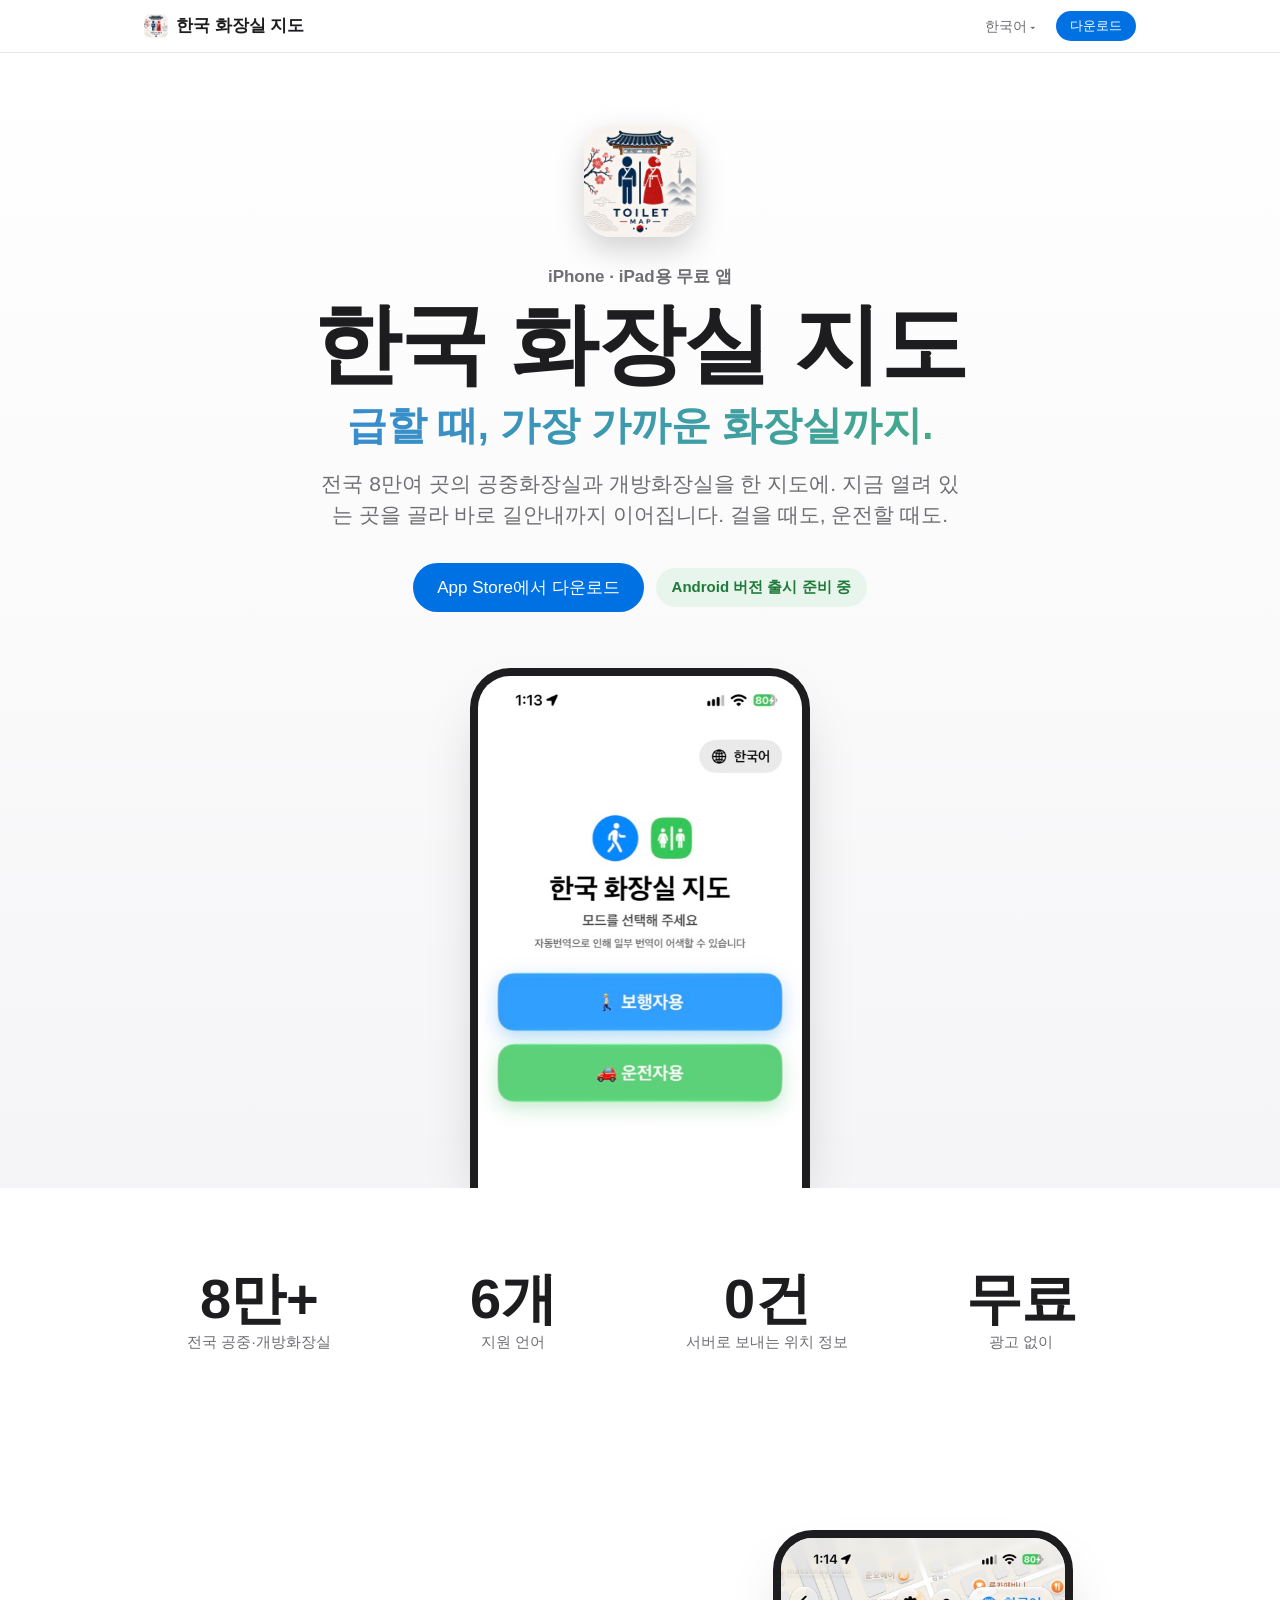
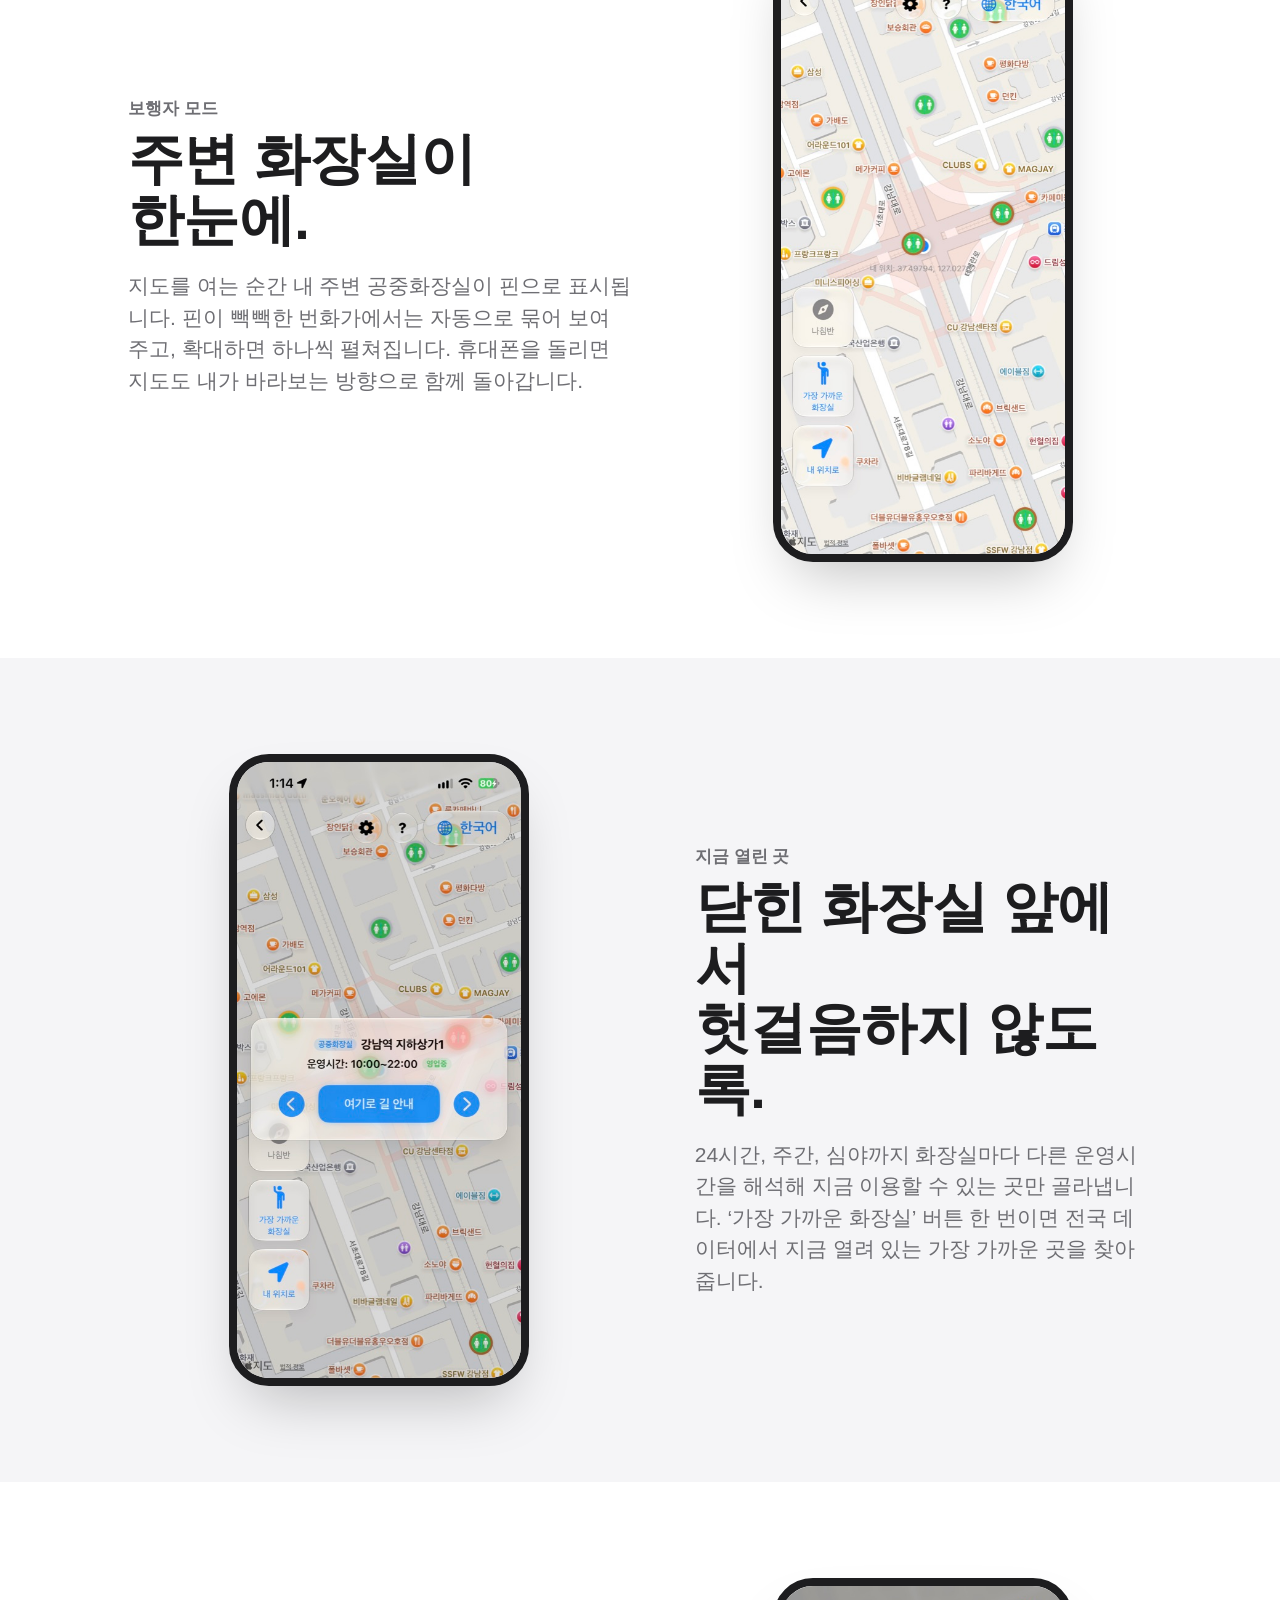
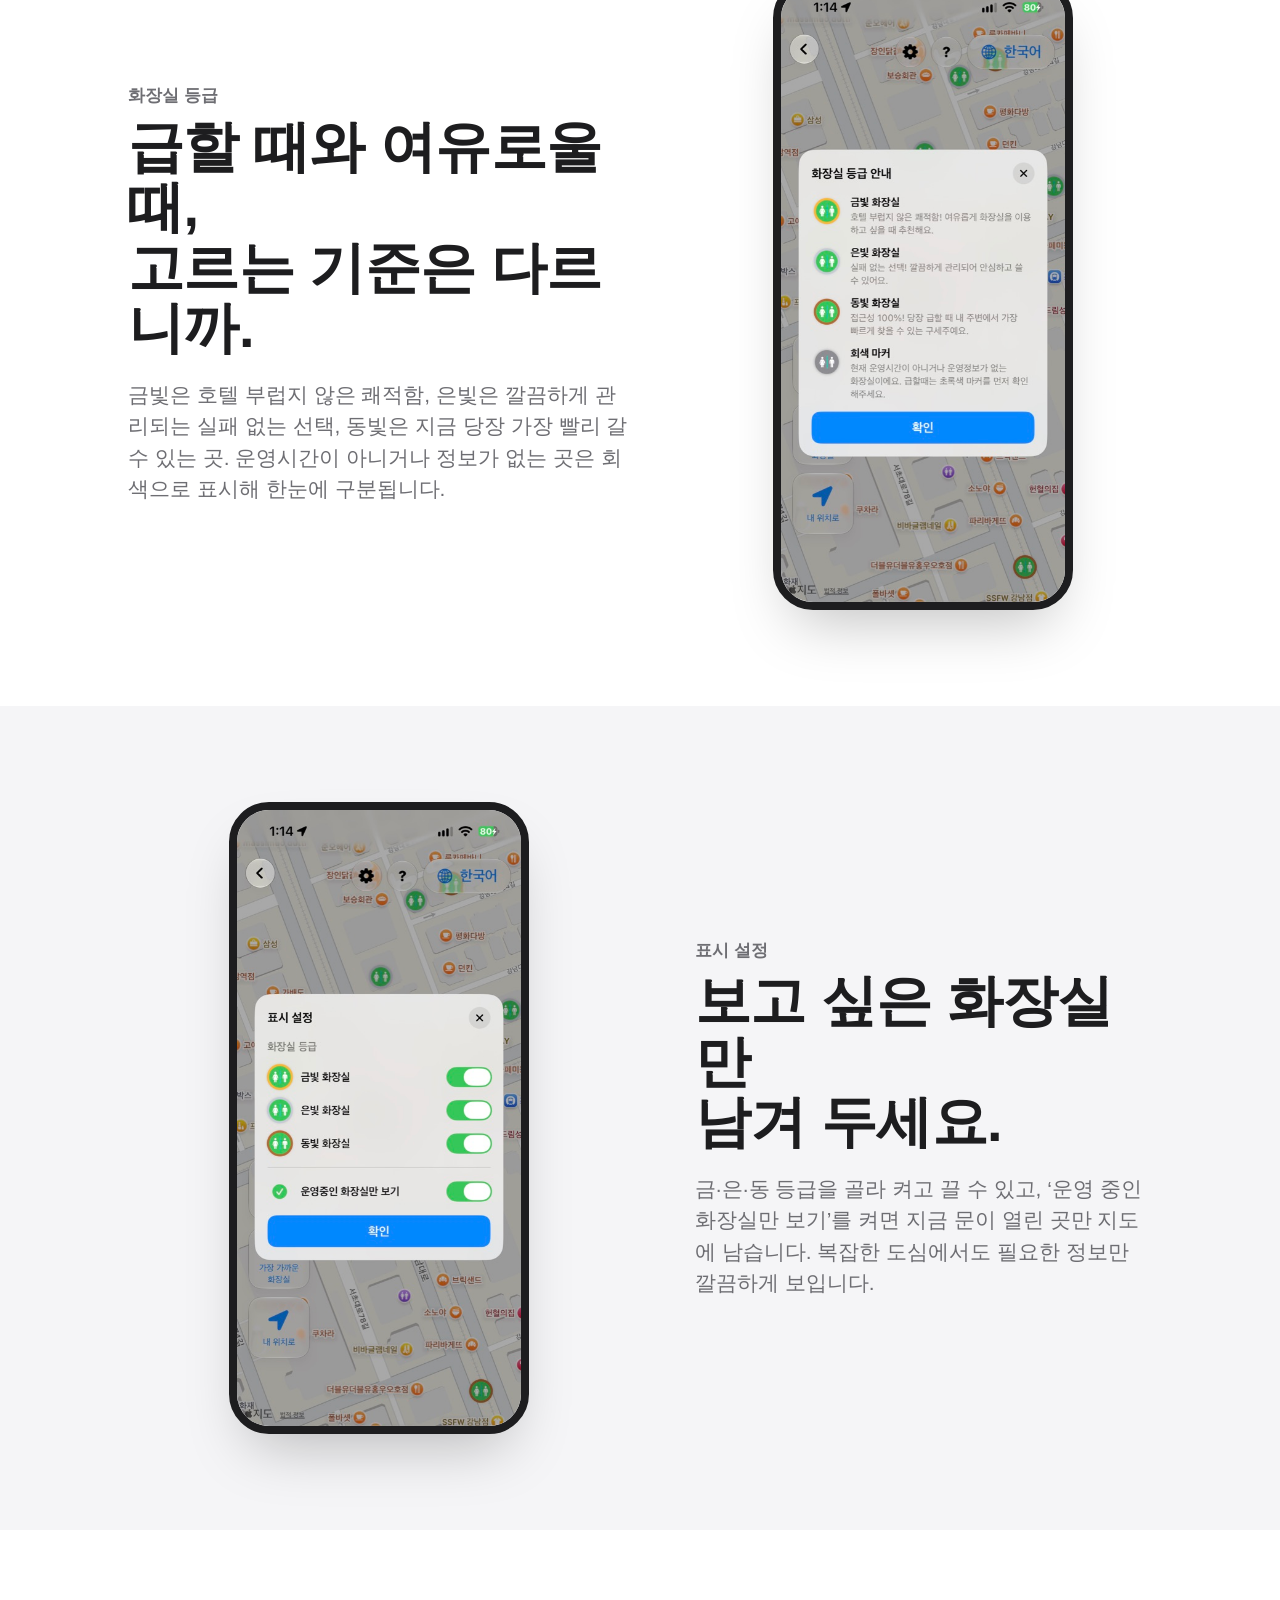
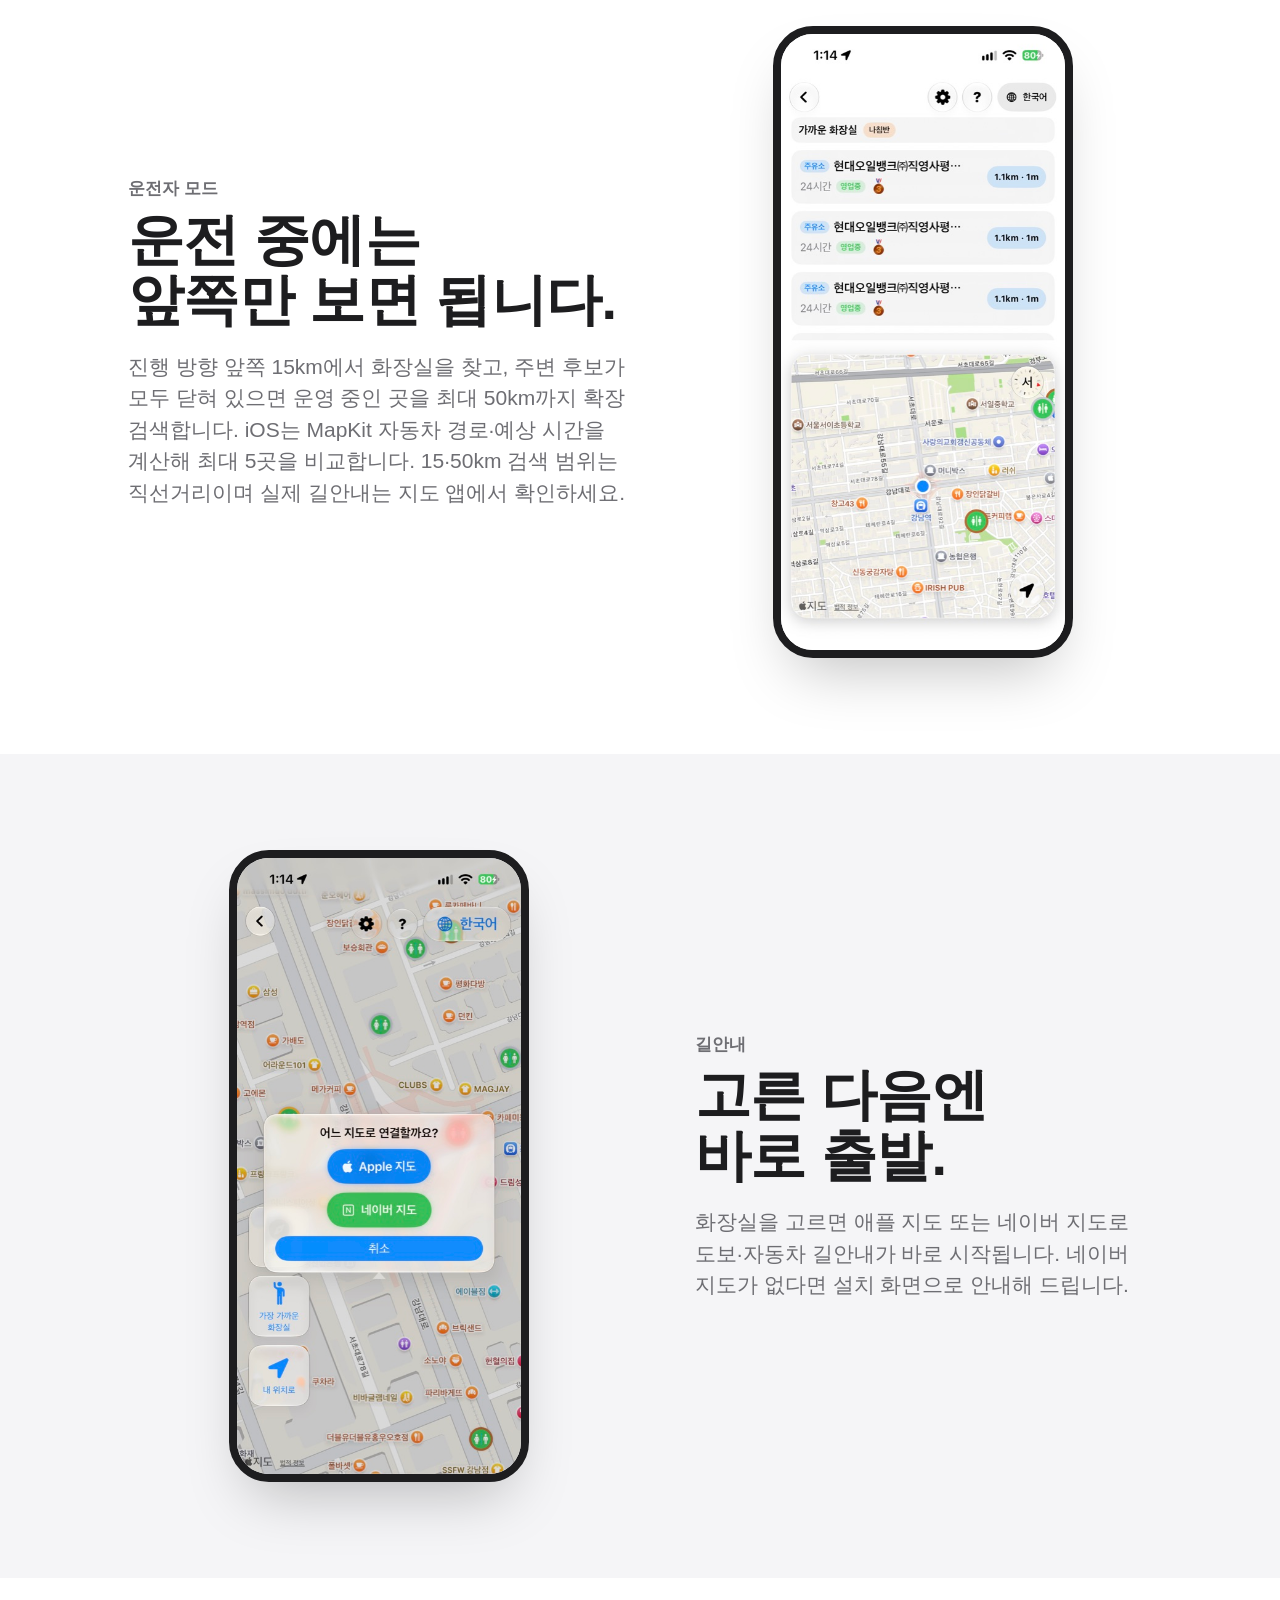
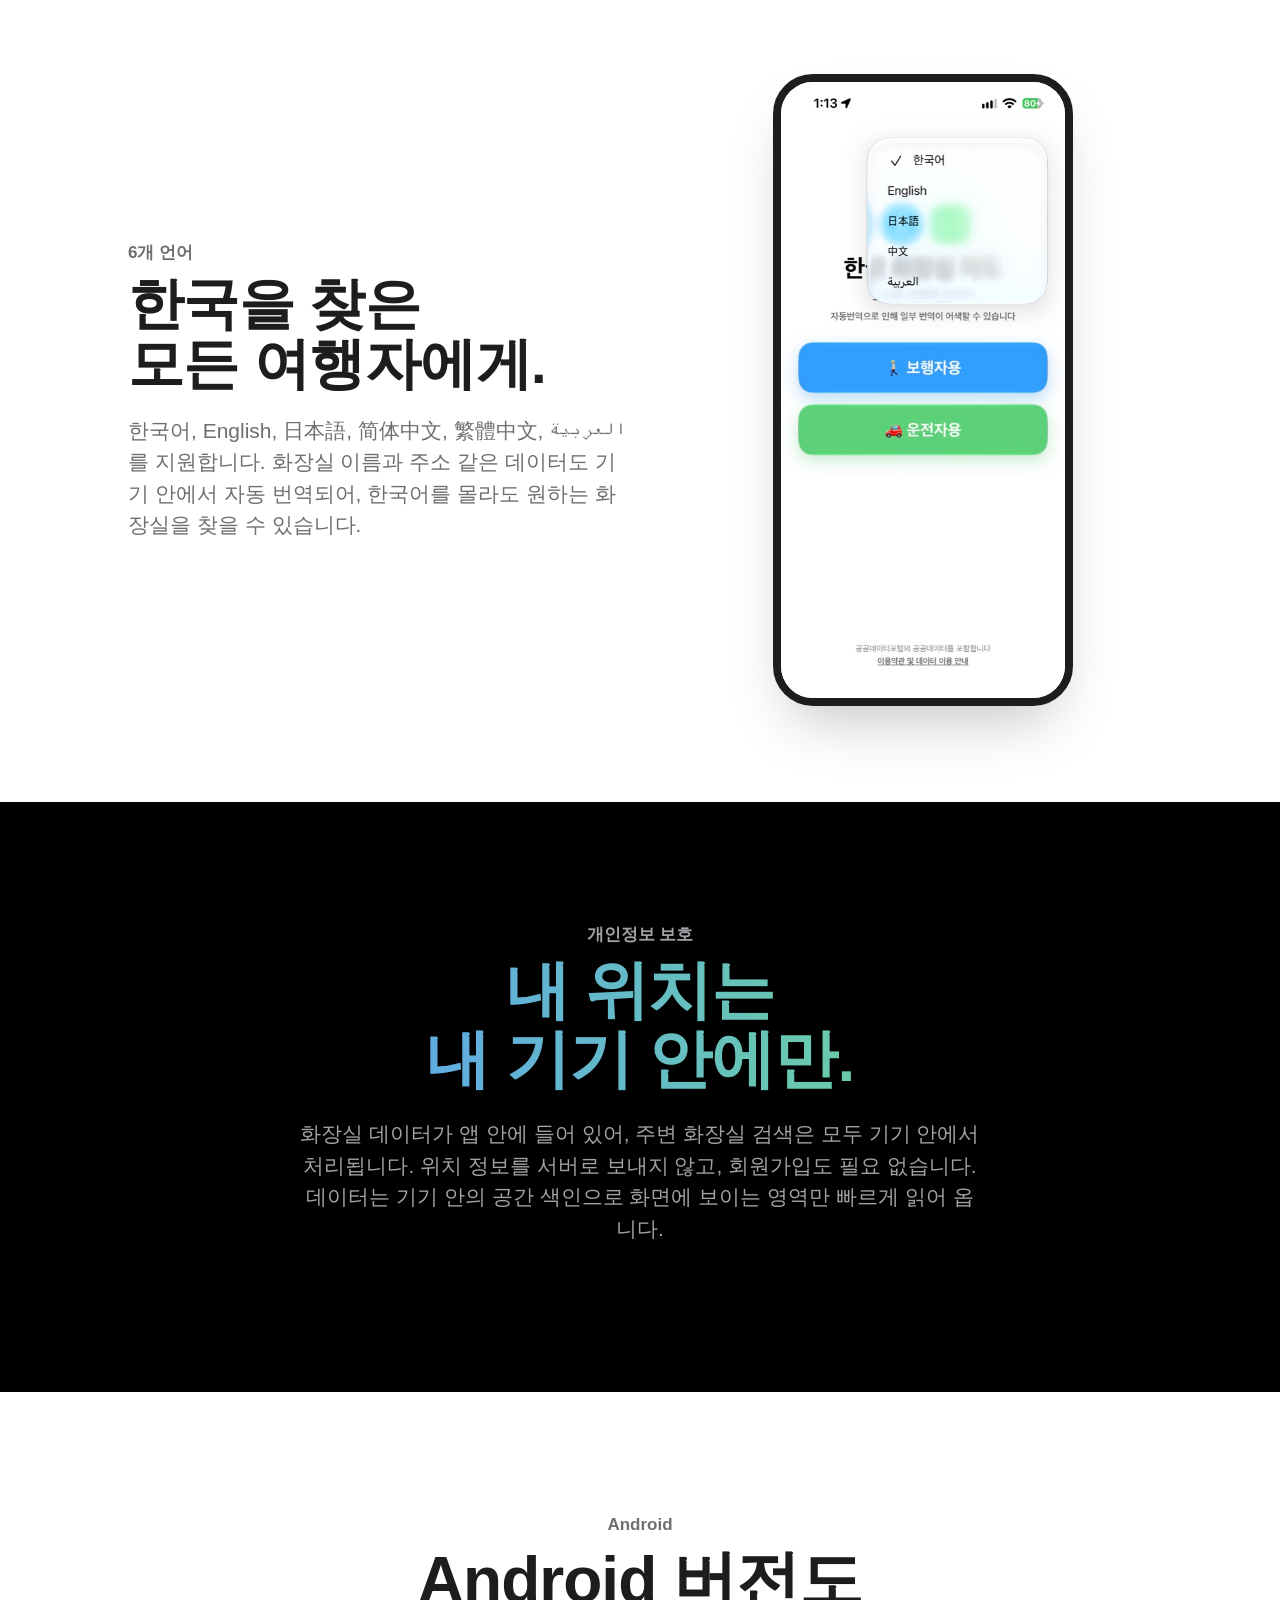
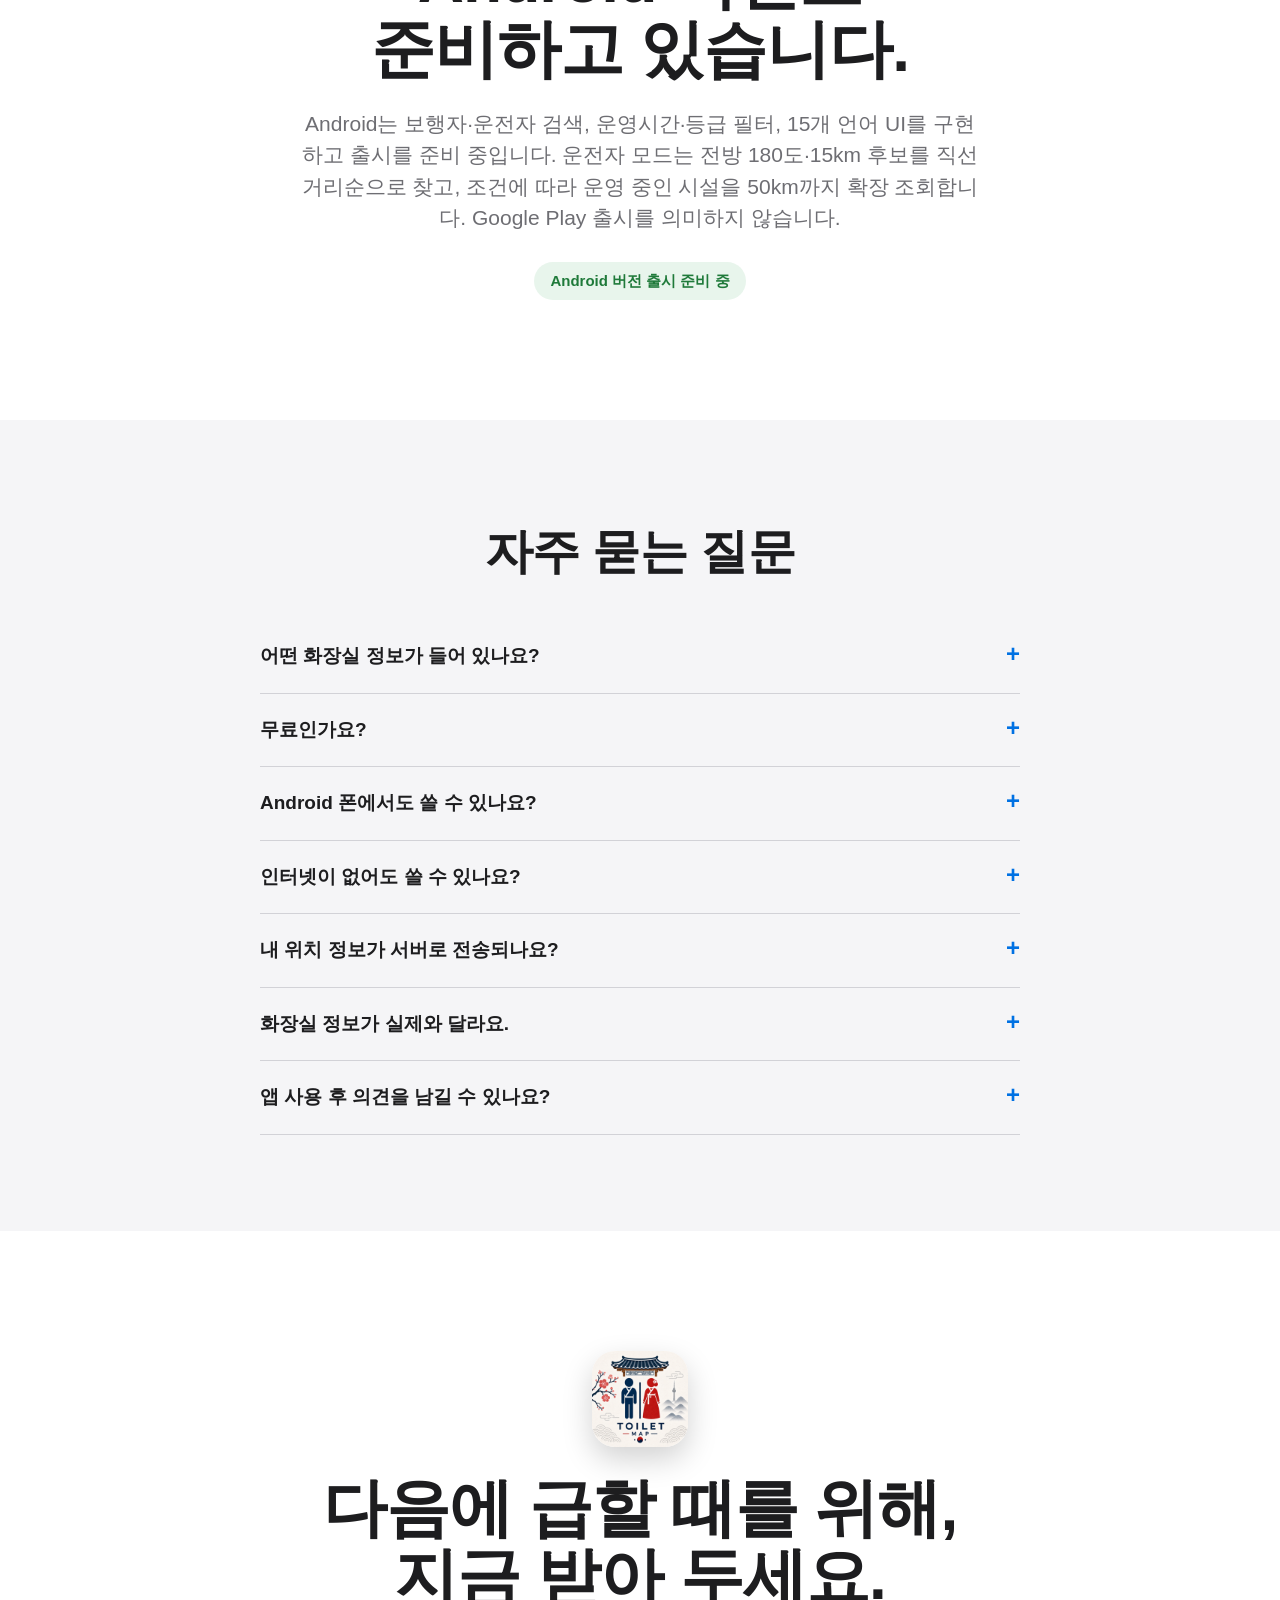
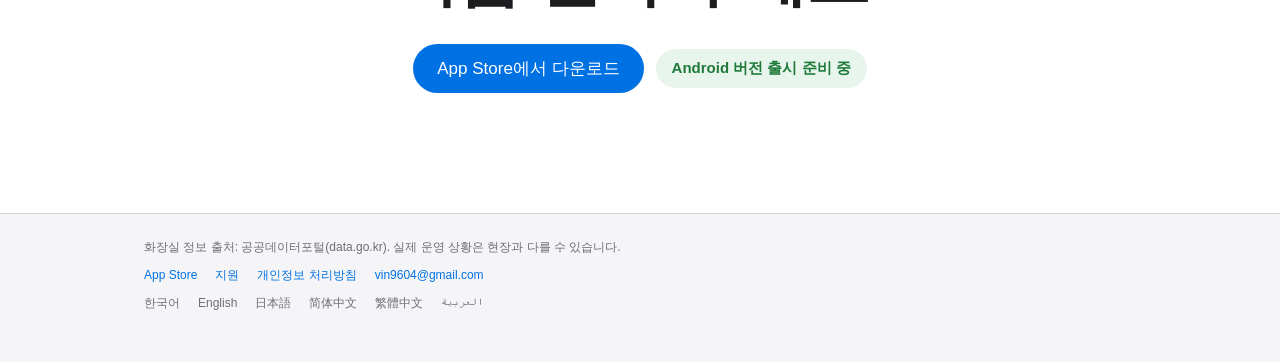
<file: index.html>
<!doctype html>
<html lang="ko" dir="ltr">
<head>
  <meta charset="utf-8">
  <meta name="viewport" content="width=device-width, initial-scale=1">
  <title>한국 화장실 지도 – 가까운 공중화장실 찾기 | 전국 개방화장실 지도 앱</title>
  <meta name="description" content="급할 때 내 주변 가장 가까운 공중화장실을 바로 찾아 주는 iPhone 앱. 전국 8만여 곳의 공중·개방화장실 위치와 운영시간, 지금 열려 있는지까지 지도에서 확인하고 애플 지도·네이버 지도로 길안내를 받으세요. Android 버전 출시 준비 중.">
  <meta name="google-site-verification" content="oETRYkwIcoDuoWhxBOWADZcUn26wSy2GxtWTHTejkbM">
  <meta name="apple-itunes-app" content="app-id=6810489980">
  <meta name="theme-color" content="#ffffff">
  <link rel="canonical" href="https://fortranmentis.github.io/Korea-Toilet-Map/">
  <link rel="alternate" hreflang="ko" href="https://fortranmentis.github.io/Korea-Toilet-Map/">
  <link rel="alternate" hreflang="en" href="https://fortranmentis.github.io/Korea-Toilet-Map/en/">
  <link rel="alternate" hreflang="ja" href="https://fortranmentis.github.io/Korea-Toilet-Map/ja/">
  <link rel="alternate" hreflang="zh-Hans" href="https://fortranmentis.github.io/Korea-Toilet-Map/zh-hans/">
  <link rel="alternate" hreflang="zh-Hant" href="https://fortranmentis.github.io/Korea-Toilet-Map/zh-hant/">
  <link rel="alternate" hreflang="ar" href="https://fortranmentis.github.io/Korea-Toilet-Map/ar/">
  <link rel="alternate" hreflang="x-default" href="https://fortranmentis.github.io/Korea-Toilet-Map/en/">
  <meta property="og:type" content="website">
  <meta property="og:title" content="한국 화장실 지도 – 가까운 공중화장실 찾기 | 전국 개방화장실 지도 앱">
  <meta property="og:description" content="급할 때 내 주변 가장 가까운 공중화장실을 바로 찾아 주는 iPhone 앱. 전국 8만여 곳의 공중·개방화장실 위치와 운영시간, 지금 열려 있는지까지 지도에서 확인하고 애플 지도·네이버 지도로 길안내를 받으세요. Android 버전 출시 준비 중.">
  <meta property="og:url" content="https://fortranmentis.github.io/Korea-Toilet-Map/">
  <meta property="og:image" content="https://fortranmentis.github.io/Korea-Toilet-Map/assets/icon-256.png">
  <meta name="twitter:card" content="summary">
  <link rel="icon" href="assets/favicon.png">
  <link rel="apple-touch-icon" href="assets/apple-touch-icon.png">
  <link rel="stylesheet" href="landing.css?v=11448fb6">
  <script type="application/ld+json">{"@context": "https://schema.org", "@type": "MobileApplication", "name": "한국 화장실 지도", "alternateName": ["Korea Toilet Map", "helppoopy"], "description": "급할 때 내 주변 가장 가까운 공중화장실을 바로 찾아 주는 iPhone 앱. 전국 8만여 곳의 공중·개방화장실 위치와 운영시간, 지금 열려 있는지까지 지도에서 확인하고 애플 지도·네이버 지도로 길안내를 받으세요. Android 버전 출시 준비 중.", "operatingSystem": "iOS 26.0+", "applicationCategory": "TravelApplication", "inLanguage": ["ko", "en", "ja", "zh-Hans", "zh-Hant", "ar"], "url": "https://fortranmentis.github.io/Korea-Toilet-Map/", "downloadUrl": "https://apps.apple.com/app/id6810489980", "image": "https://fortranmentis.github.io/Korea-Toilet-Map/assets/icon-256.png", "screenshot": ["https://fortranmentis.github.io/Korea-Toilet-Map/assets/screen-7577.jpg", "https://fortranmentis.github.io/Korea-Toilet-Map/assets/screen-7580.jpg", "https://fortranmentis.github.io/Korea-Toilet-Map/assets/screen-7583.jpg", "https://fortranmentis.github.io/Korea-Toilet-Map/assets/screen-7582.jpg", "https://fortranmentis.github.io/Korea-Toilet-Map/assets/screen-7581.jpg", "https://fortranmentis.github.io/Korea-Toilet-Map/assets/screen-7585.jpg", "https://fortranmentis.github.io/Korea-Toilet-Map/assets/screen-7584.jpg", "https://fortranmentis.github.io/Korea-Toilet-Map/assets/screen-7578.jpg"], "offers": {"@type": "Offer", "price": "0", "priceCurrency": "KRW"}}</script>
</head>
<body>
  <header class="globalnav">
    <div class="globalnav-inner">
      <a class="brand" href="./"><img src="assets/favicon.png" alt="" width="24" height="24">한국 화장실 지도</a>
      <div class="globalnav-actions">
        <details class="langmenu">
          <summary aria-label="언어">한국어</summary>
          <nav aria-label="언어">
          <a href="./" hreflang="ko" lang="ko" aria-current="page">한국어</a>
          <a href="en/" hreflang="en" lang="en">English</a>
          <a href="ja/" hreflang="ja" lang="ja">日本語</a>
          <a href="zh-hans/" hreflang="zh-Hans" lang="zh-Hans">简体中文</a>
          <a href="zh-hant/" hreflang="zh-Hant" lang="zh-Hant">繁體中文</a>
          <a href="ar/" hreflang="ar" lang="ar">العربية</a>
          </nav>
        </details>
        <a class="button small" href="https://apps.apple.com/app/id6810489980">다운로드</a>
      </div>
    </div>
  </header>

  <main>
    <section class="hero">
      <img class="app-icon" src="assets/icon-256.png" alt="" width="112" height="112">
      <p class="eyebrow">iPhone · iPad용 무료 앱</p>
      <h1>한국 화장실 지도</h1>
      <p class="tagline">급할 때, 가장 가까운 화장실까지.</p>
      <p class="lead">전국 8만여 곳의 공중화장실과 개방화장실을 한 지도에. 지금 열려 있는 곳을 골라 바로 길안내까지 이어집니다. 걸을 때도, 운전할 때도.</p>
      <div class="cta-row">
        <a class="button" href="https://apps.apple.com/app/id6810489980">App Store에서 다운로드</a>
        <span class="badge">Android 버전 출시 준비 중</span>
      </div>
      <img class="phone hero-phone" src="assets/screen-7577.jpg" alt="한국 화장실 지도 앱의 모드 선택 화면" width="461" height="1000">
    </section>

    <section class="stats">
      <div class="stat"><strong>8만+</strong><span>전국 공중·개방화장실</span></div>
      <div class="stat"><strong>6개</strong><span>지원 언어</span></div>
      <div class="stat"><strong>0건</strong><span>서버로 보내는 위치 정보</span></div>
      <div class="stat"><strong>무료</strong><span>광고 없이</span></div>
    </section>

    <section class="feature">
      <div class="feature-inner">
        <div class="feature-copy">
          <p class="eyebrow">보행자 모드</p>
          <h2>주변 화장실이<br>한눈에.</h2>
          <p>지도를 여는 순간 내 주변 공중화장실이 핀으로 표시됩니다. 핀이 빽빽한 번화가에서는 자동으로 묶어 보여 주고, 확대하면 하나씩 펼쳐집니다. 휴대폰을 돌리면 지도도 내가 바라보는 방향으로 함께 돌아갑니다.</p>
        </div>
        <img class="phone" src="assets/screen-7580.jpg" alt="서울 강남역 주변 공중화장실 지도" width="461" height="1000" loading="lazy">
      </div>
    </section>
    <section class="feature alt">
      <div class="feature-inner">
        <div class="feature-copy">
          <p class="eyebrow">지금 열린 곳</p>
          <h2>닫힌 화장실 앞에서<br>헛걸음하지 않도록.</h2>
          <p>24시간, 주간, 심야까지 화장실마다 다른 운영시간을 해석해 지금 이용할 수 있는 곳만 골라냅니다. ‘가장 가까운 화장실’ 버튼 한 번이면 전국 데이터에서 지금 열려 있는 가장 가까운 곳을 찾아 줍니다.</p>
        </div>
        <img class="phone" src="assets/screen-7583.jpg" alt="강남역 지하상가 화장실 운영시간과 길안내 버튼" width="461" height="1000" loading="lazy">
      </div>
    </section>
    <section class="feature">
      <div class="feature-inner">
        <div class="feature-copy">
          <p class="eyebrow">화장실 등급</p>
          <h2>급할 때와 여유로울 때,<br>고르는 기준은 다르니까.</h2>
          <p>금빛은 호텔 부럽지 않은 쾌적함, 은빛은 깔끔하게 관리되는 실패 없는 선택, 동빛은 지금 당장 가장 빨리 갈 수 있는 곳. 운영시간이 아니거나 정보가 없는 곳은 회색으로 표시해 한눈에 구분됩니다.</p>
        </div>
        <img class="phone" src="assets/screen-7582.jpg" alt="금빛·은빛·동빛 화장실 등급 안내" width="461" height="1000" loading="lazy">
      </div>
    </section>
    <section class="feature alt">
      <div class="feature-inner">
        <div class="feature-copy">
          <p class="eyebrow">표시 설정</p>
          <h2>보고 싶은 화장실만<br>남겨 두세요.</h2>
          <p>금·은·동 등급을 골라 켜고 끌 수 있고, ‘운영 중인 화장실만 보기’를 켜면 지금 문이 열린 곳만 지도에 남습니다. 복잡한 도심에서도 필요한 정보만 깔끔하게 보입니다.</p>
        </div>
        <img class="phone" src="assets/screen-7581.jpg" alt="화장실 등급과 운영 중 필터 설정" width="461" height="1000" loading="lazy">
      </div>
    </section>
    <section class="feature">
      <div class="feature-inner">
        <div class="feature-copy">
          <p class="eyebrow">운전자 모드</p>
          <h2>운전 중에는<br>앞쪽만 보면 됩니다.</h2>
          <p>진행 방향 앞쪽 15km에서 화장실을 찾고, 주변 후보가 모두 닫혀 있으면 운영 중인 곳을 최대 50km까지 확장 검색합니다. iOS는 MapKit 자동차 경로·예상 시간을 계산해 최대 5곳을 비교합니다. 15·50km 검색 범위는 직선거리이며 실제 길안내는 지도 앱에서 확인하세요.</p>
        </div>
        <img class="phone" src="assets/screen-7585.jpg" alt="운전자 모드의 전방 화장실 목록" width="461" height="1000" loading="lazy">
      </div>
    </section>
    <section class="feature alt">
      <div class="feature-inner">
        <div class="feature-copy">
          <p class="eyebrow">길안내</p>
          <h2>고른 다음엔<br>바로 출발.</h2>
          <p>화장실을 고르면 애플 지도 또는 네이버 지도로 도보·자동차 길안내가 바로 시작됩니다. 네이버 지도가 없다면 설치 화면으로 안내해 드립니다.</p>
        </div>
        <img class="phone" src="assets/screen-7584.jpg" alt="애플 지도와 네이버 지도 선택" width="461" height="1000" loading="lazy">
      </div>
    </section>
    <section class="feature">
      <div class="feature-inner">
        <div class="feature-copy">
          <p class="eyebrow">6개 언어</p>
          <h2>한국을 찾은<br>모든 여행자에게.</h2>
          <p>한국어, English, 日本語, 简体中文, 繁體中文, العربية를 지원합니다. 화장실 이름과 주소 같은 데이터도 기기 안에서 자동 번역되어, 한국어를 몰라도 원하는 화장실을 찾을 수 있습니다.</p>
        </div>
        <img class="phone" src="assets/screen-7578.jpg" alt="언어 선택 메뉴" width="461" height="1000" loading="lazy">
      </div>
    </section>

    <section class="statement dark">
      <p class="eyebrow">개인정보 보호</p>
      <h2>내 위치는<br>내 기기 안에만.</h2>
      <p>화장실 데이터가 앱 안에 들어 있어, 주변 화장실 검색은 모두 기기 안에서 처리됩니다. 위치 정보를 서버로 보내지 않고, 회원가입도 필요 없습니다. 데이터는 기기 안의 공간 색인으로 화면에 보이는 영역만 빠르게 읽어 옵니다.</p>
    </section>

    <section class="statement" id="android">
      <p class="eyebrow">Android</p>
      <h2>Android 버전도<br>준비하고 있습니다.</h2>
      <p>Android는 보행자·운전자 검색, 운영시간·등급 필터, 15개 언어 UI를 구현하고 출시를 준비 중입니다. 운전자 모드는 전방 180도·15km 후보를 직선거리순으로 찾고, 조건에 따라 운영 중인 시설을 50km까지 확장 조회합니다. Google Play 출시를 의미하지 않습니다.</p>
      <span class="badge">Android 버전 출시 준비 중</span>
    </section>

    <section class="faq">
      <div class="faq-inner">
        <h2>자주 묻는 질문</h2>
        <details><summary>어떤 화장실 정보가 들어 있나요?</summary><p>공공데이터포털에 공개된 전국 공중화장실·개방화장실 데이터를 바탕으로 위치, 운영시간, 시설 구분을 보여 줍니다. 지하철역, 공원, 관공서, 주유소, 상가 개방화장실 등이 포함됩니다.</p></details>
        <details><summary>무료인가요?</summary><p>네, App Store에서 무료로 내려받을 수 있고 광고도 없습니다.</p></details>
        <details><summary>Android 폰에서도 쓸 수 있나요?</summary><p>현재는 iPhone과 iPad용으로 제공되며, Android 버전은 출시 준비 중입니다.</p></details>
        <details><summary>인터넷이 없어도 쓸 수 있나요?</summary><p>화장실 데이터가 앱 안에 들어 있어 주변 화장실 검색은 기기 안에서 처리됩니다. 지도 타일과 길안내에는 인터넷이 필요합니다.</p></details>
        <details><summary>내 위치 정보가 서버로 전송되나요?</summary><p>아니요. 위치 정보는 기기 안에서만 사용되며 외부로 전송하지 않습니다.</p></details>
        <details><summary>화장실 정보가 실제와 달라요.</summary><p>공공데이터를 기반으로 하기 때문에 현장 상황과 다를 수 있습니다. 문의 이메일로 알려 주시면 확인하겠습니다.</p></details>
        <details><summary>앱 사용 후 의견을 남길 수 있나요?</summary><p>iOS 최신 소스에는 설정의 앱 평가 메뉴와 길찾기 복귀 후 평가 요청이 있습니다. 시스템 평가 창 표시는 Apple이 결정하며 설치 버전에 따라 다를 수 있습니다.</p></details>
      </div>
    </section>

    <section class="final">
      <img class="app-icon" src="assets/icon-256.png" alt="" width="96" height="96">
      <h2>다음에 급할 때를 위해,<br>지금 받아 두세요.</h2>
      <div class="cta-row">
        <a class="button" href="https://apps.apple.com/app/id6810489980">App Store에서 다운로드</a>
        <span class="badge">Android 버전 출시 준비 중</span>
      </div>
    </section>
  </main>

  <footer>
    <div class="footer-inner">
      <p>화장실 정보 출처: 공공데이터포털(data.go.kr). 실제 운영 상황은 현장과 다를 수 있습니다.</p>
      <p class="footer-links"><a href="https://apps.apple.com/app/id6810489980">App Store</a><a href="support.html">지원</a><a href="privacy.html">개인정보 처리방침</a><a href="mailto:vin9604@gmail.com">vin9604@gmail.com</a></p>
      <p class="footer-langs"><a href="./" hreflang="ko" lang="ko">한국어</a> <a href="en/" hreflang="en" lang="en">English</a> <a href="ja/" hreflang="ja" lang="ja">日本語</a> <a href="zh-hans/" hreflang="zh-Hans" lang="zh-Hans">简体中文</a> <a href="zh-hant/" hreflang="zh-Hant" lang="zh-Hant">繁體中文</a> <a href="ar/" hreflang="ar" lang="ar">العربية</a></p>
    </div>
  </footer>
</body>
</html>
</file>
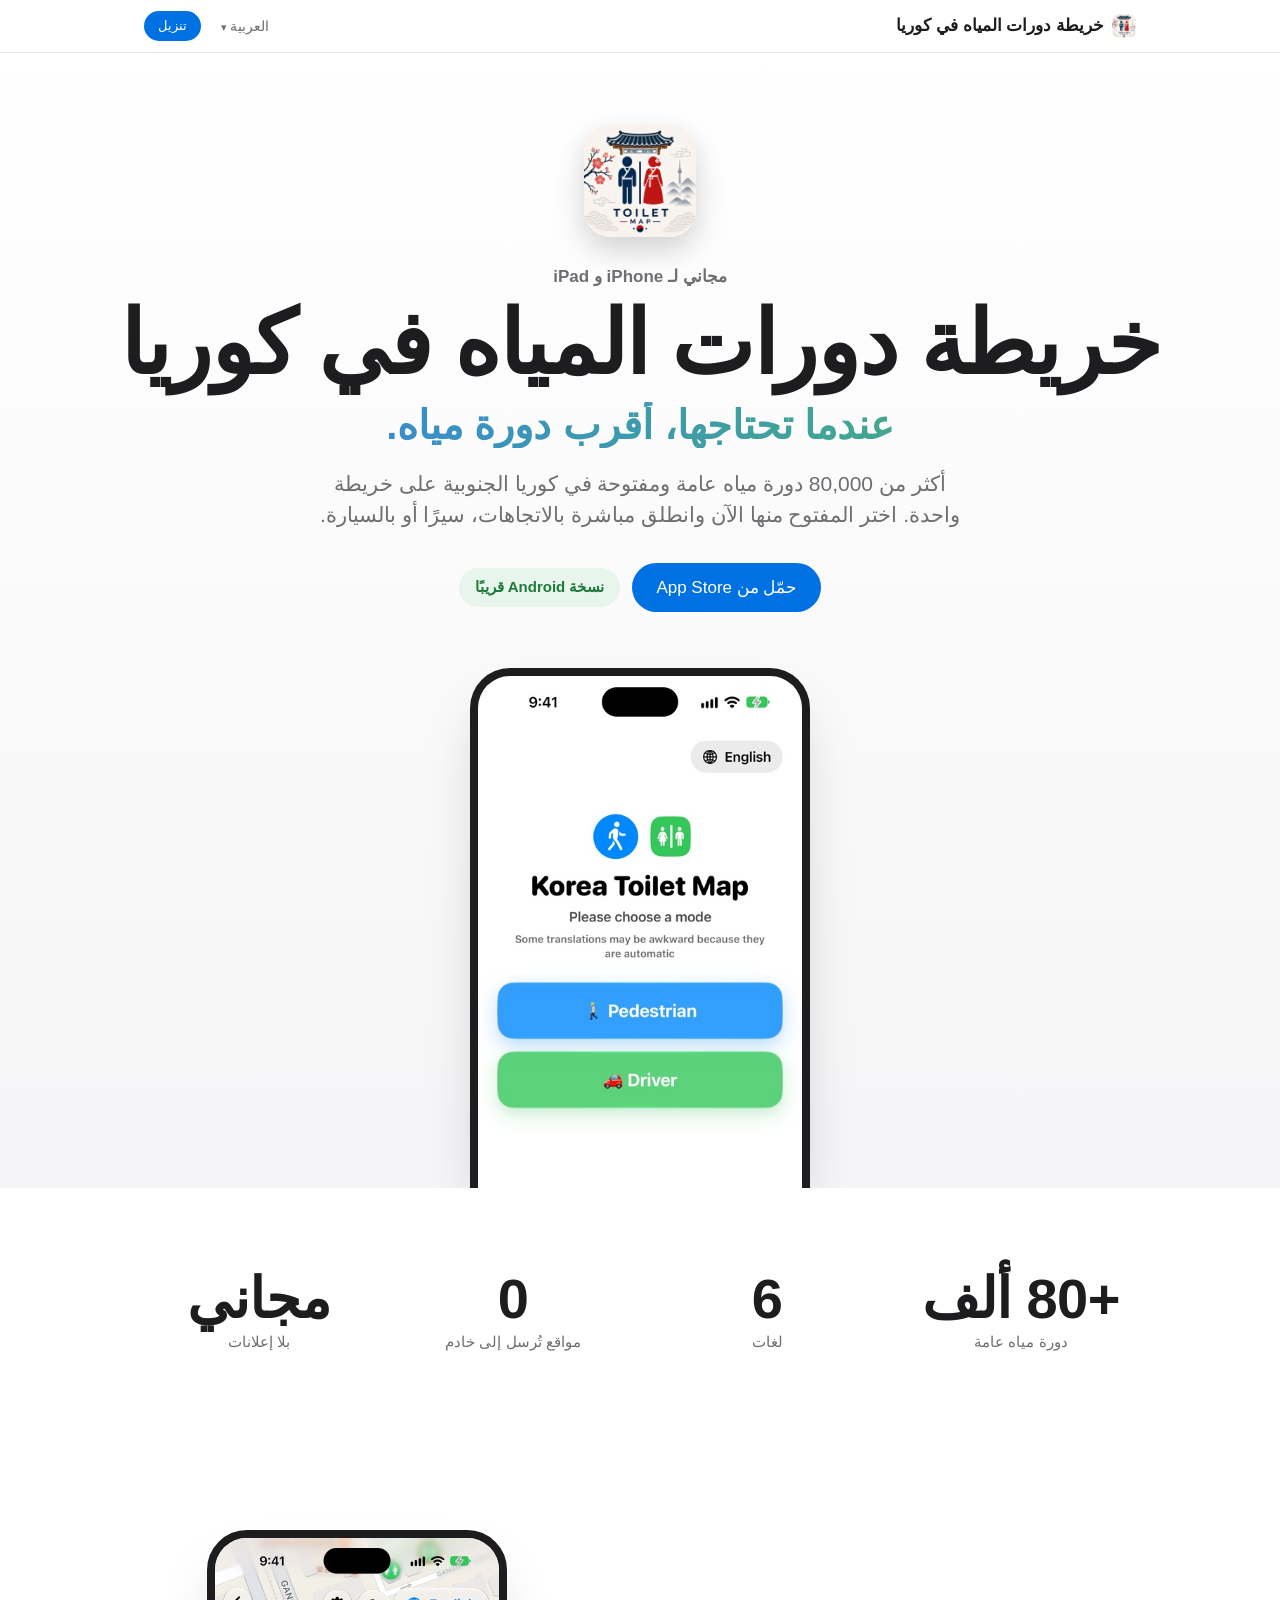
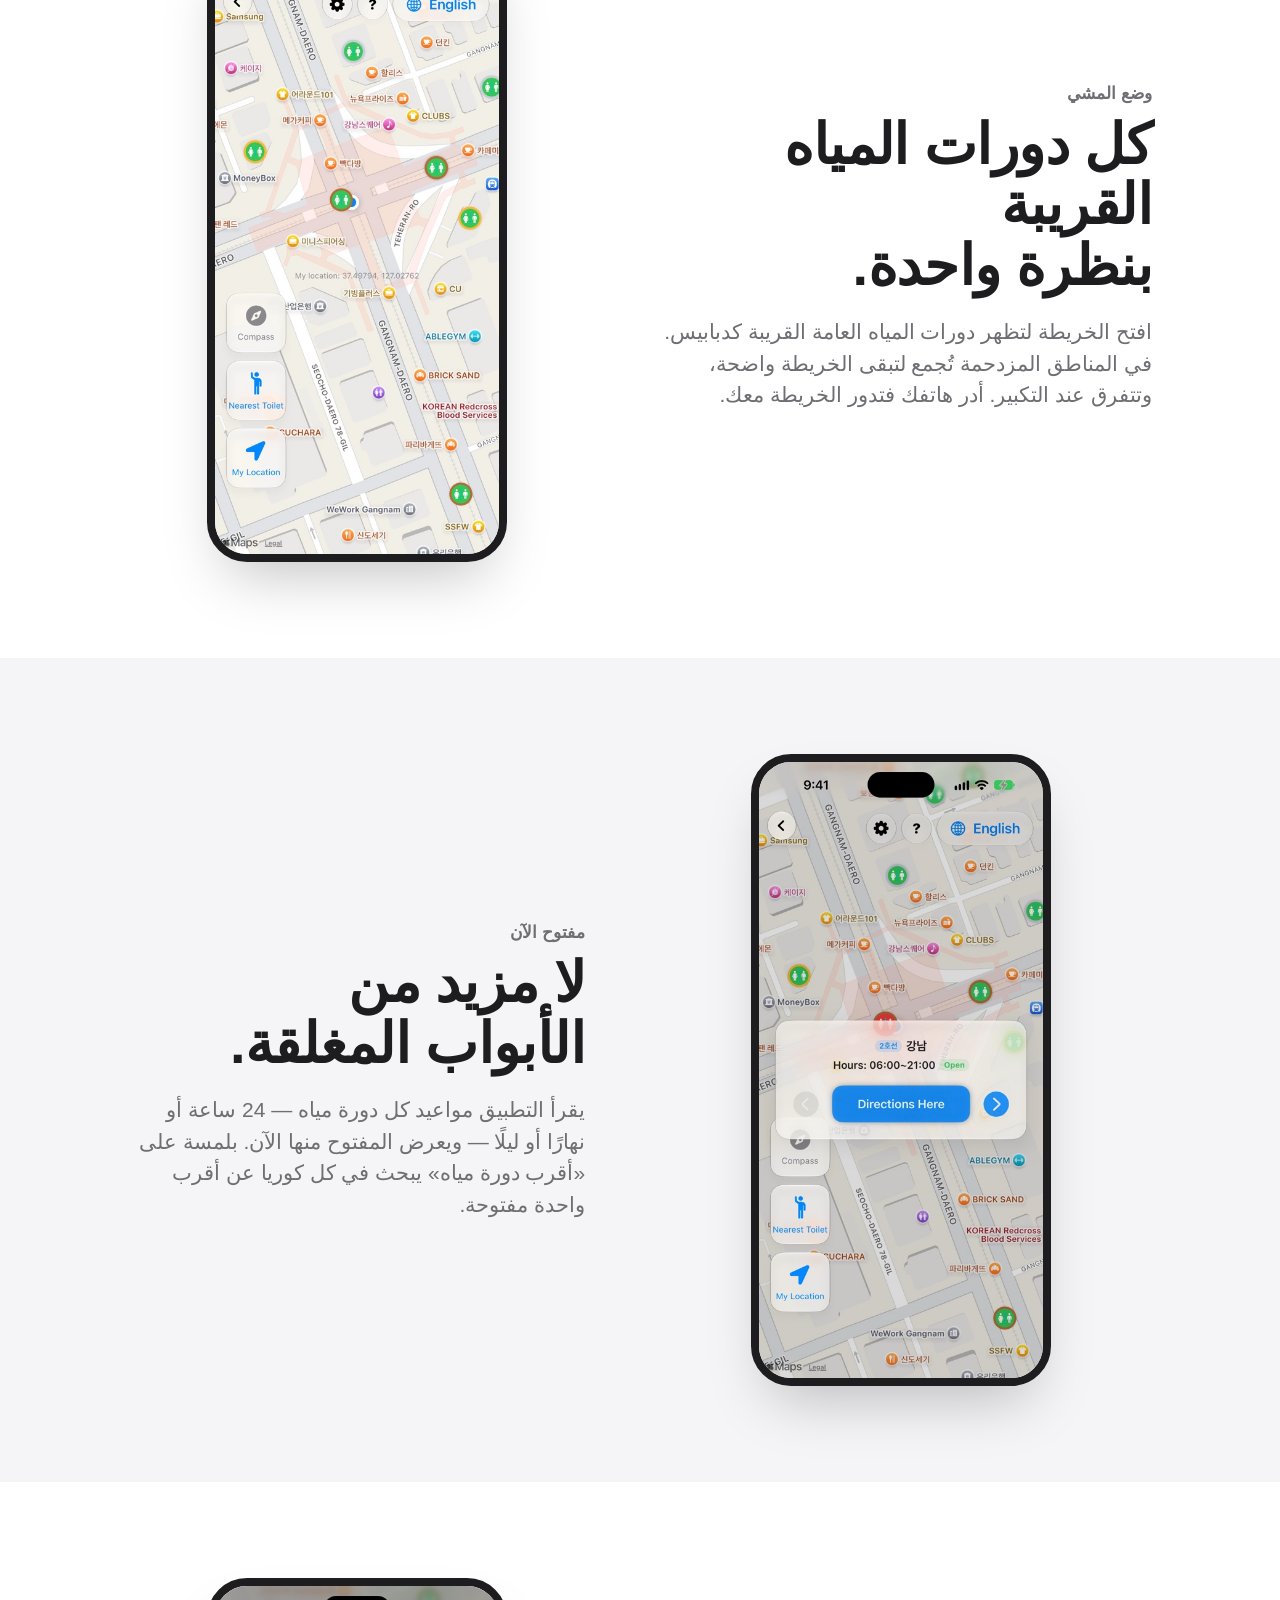
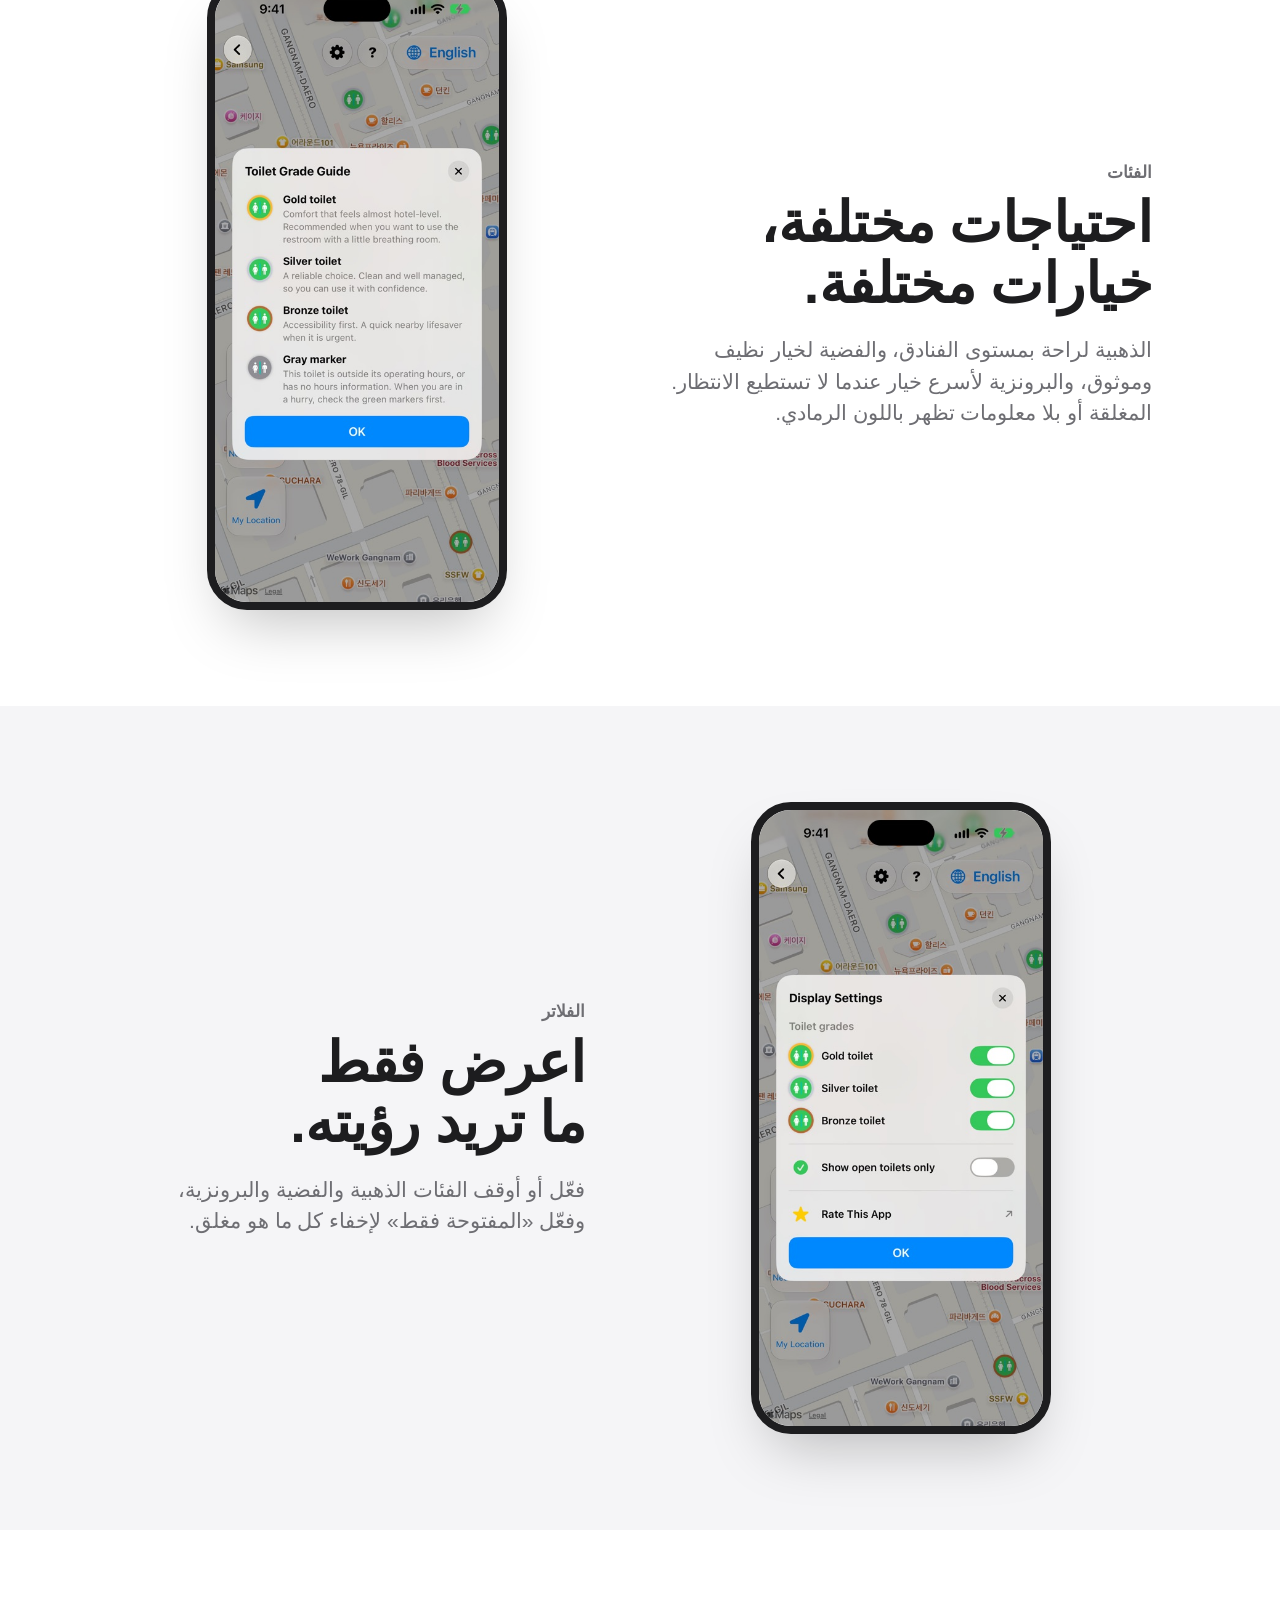
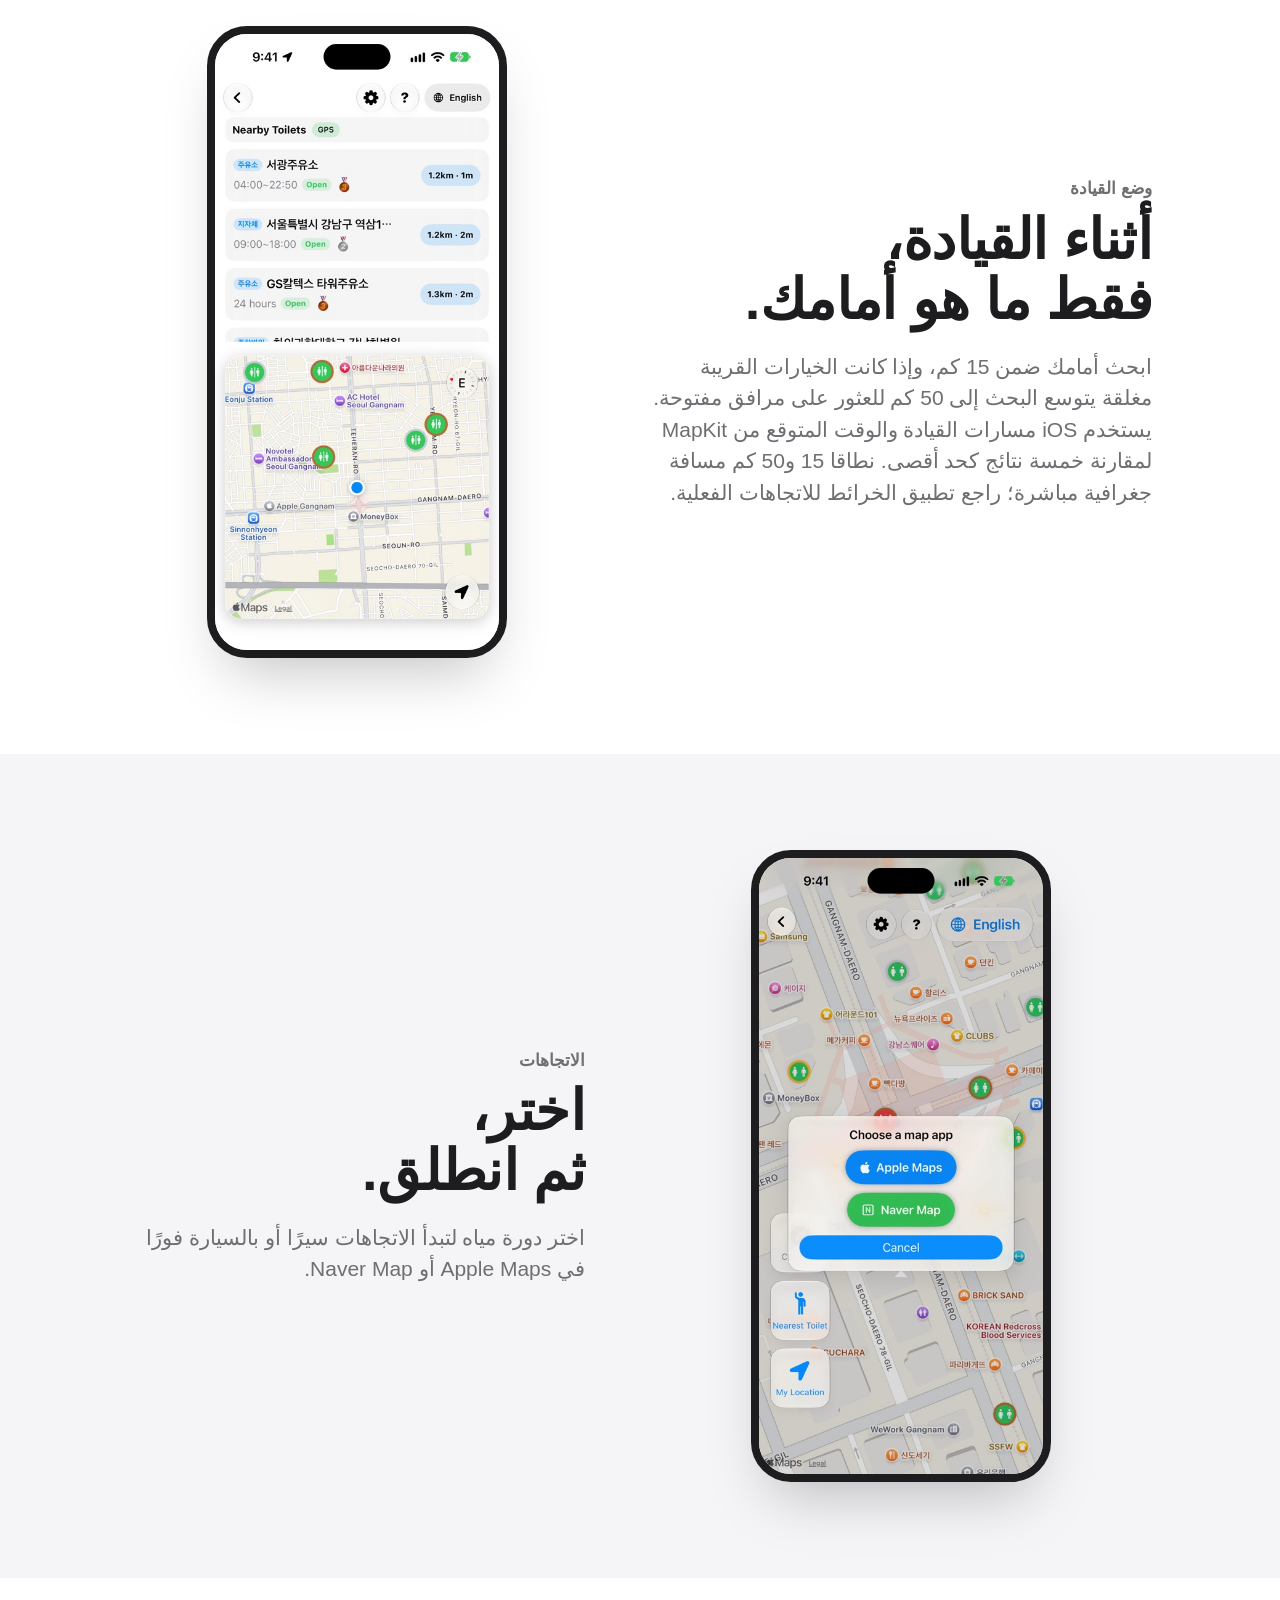
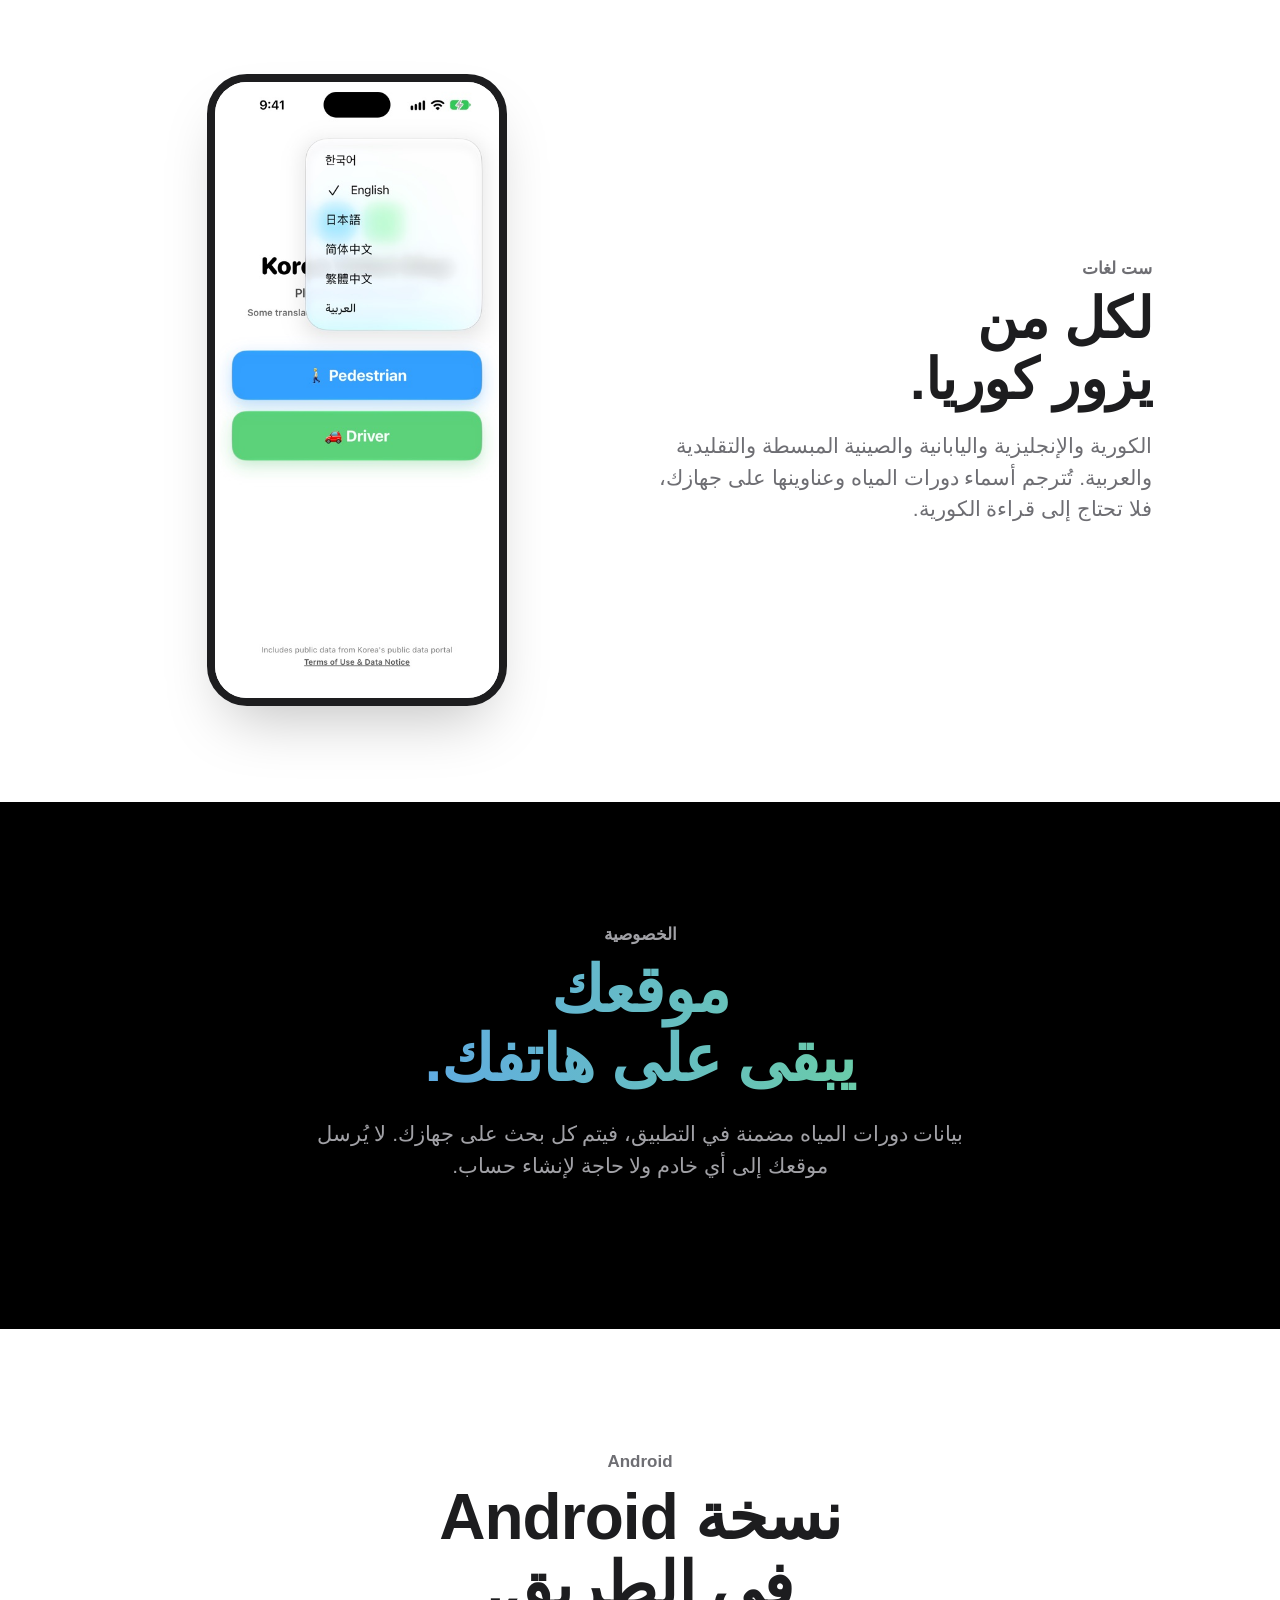
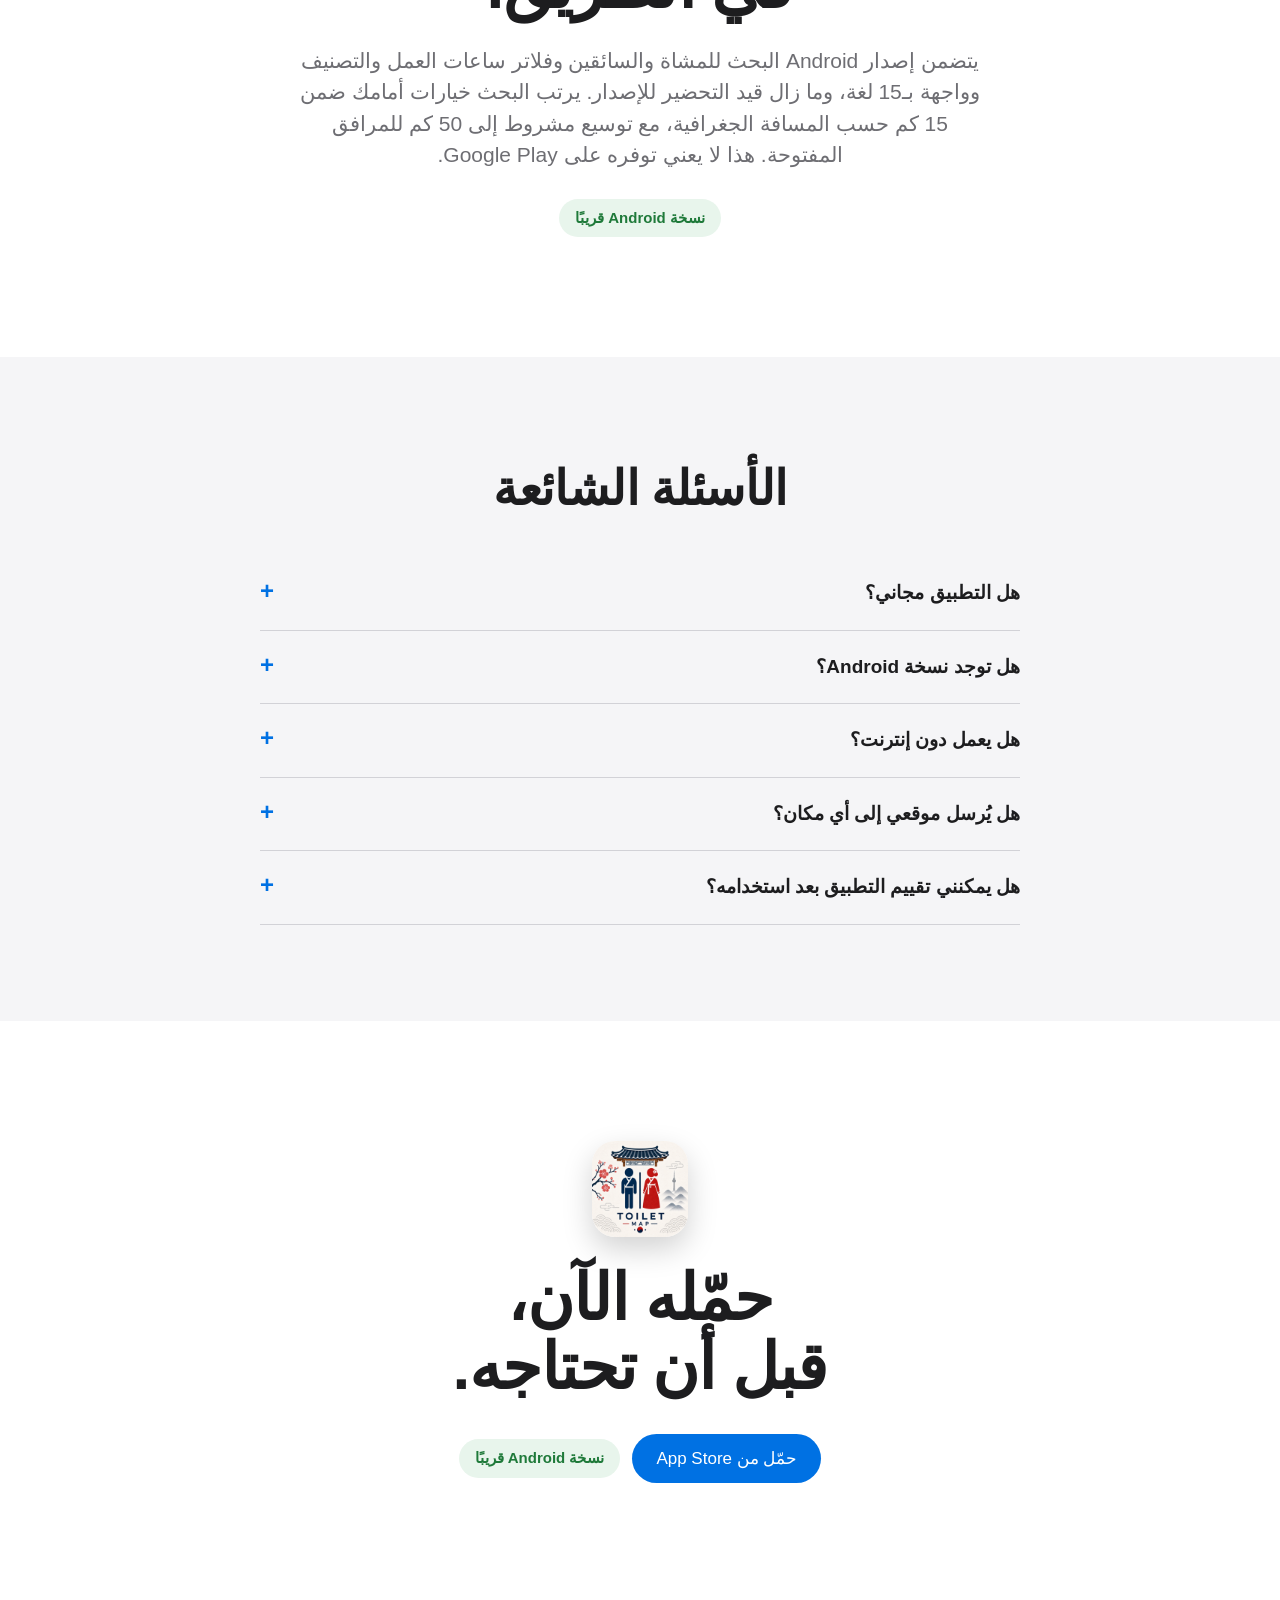
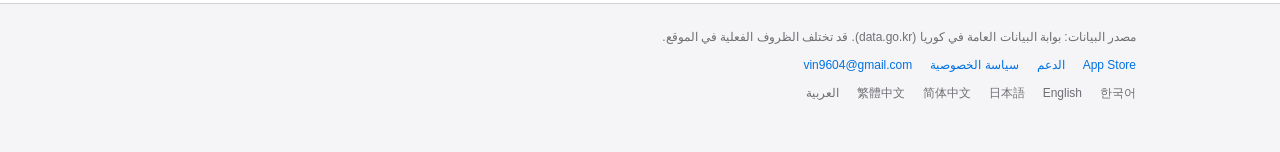
<file: ar/index.html>
<!doctype html>
<html lang="ar" dir="rtl">
<head>
  <meta charset="utf-8">
  <meta name="viewport" content="width=device-width, initial-scale=1">
  <title>خريطة دورات المياه في كوريا – ابحث عن أقرب دورة مياه عامة</title>
  <meta name="description" content="تطبيق iPhone مجاني للعثور على أقرب دورة مياه عامة في كوريا الجنوبية. أكثر من 80,000 دورة مياه مع ساعات العمل وحالة الفتح الآن والاتجاهات عبر Apple Maps أو Naver Map. يدعم العربية. نسخة Android قريبًا.">
  <meta name="google-site-verification" content="oETRYkwIcoDuoWhxBOWADZcUn26wSy2GxtWTHTejkbM">
  <meta name="apple-itunes-app" content="app-id=6810489980">
  <meta name="theme-color" content="#ffffff">
  <link rel="canonical" href="https://fortranmentis.github.io/Korea-Toilet-Map/ar/">
  <link rel="alternate" hreflang="ko" href="https://fortranmentis.github.io/Korea-Toilet-Map/">
  <link rel="alternate" hreflang="en" href="https://fortranmentis.github.io/Korea-Toilet-Map/en/">
  <link rel="alternate" hreflang="ja" href="https://fortranmentis.github.io/Korea-Toilet-Map/ja/">
  <link rel="alternate" hreflang="zh-Hans" href="https://fortranmentis.github.io/Korea-Toilet-Map/zh-hans/">
  <link rel="alternate" hreflang="zh-Hant" href="https://fortranmentis.github.io/Korea-Toilet-Map/zh-hant/">
  <link rel="alternate" hreflang="ar" href="https://fortranmentis.github.io/Korea-Toilet-Map/ar/">
  <link rel="alternate" hreflang="x-default" href="https://fortranmentis.github.io/Korea-Toilet-Map/en/">
  <meta property="og:type" content="website">
  <meta property="og:title" content="خريطة دورات المياه في كوريا – ابحث عن أقرب دورة مياه عامة">
  <meta property="og:description" content="تطبيق iPhone مجاني للعثور على أقرب دورة مياه عامة في كوريا الجنوبية. أكثر من 80,000 دورة مياه مع ساعات العمل وحالة الفتح الآن والاتجاهات عبر Apple Maps أو Naver Map. يدعم العربية. نسخة Android قريبًا.">
  <meta property="og:url" content="https://fortranmentis.github.io/Korea-Toilet-Map/ar/">
  <meta property="og:image" content="https://fortranmentis.github.io/Korea-Toilet-Map/assets/icon-256.png">
  <meta name="twitter:card" content="summary">
  <link rel="icon" href="../assets/favicon.png">
  <link rel="apple-touch-icon" href="../assets/apple-touch-icon.png">
  <link rel="stylesheet" href="../landing.css?v=11448fb6">
  <script type="application/ld+json">{"@context": "https://schema.org", "@type": "MobileApplication", "name": "خريطة دورات المياه في كوريا", "alternateName": ["Korea Toilet Map", "helppoopy"], "description": "تطبيق iPhone مجاني للعثور على أقرب دورة مياه عامة في كوريا الجنوبية. أكثر من 80,000 دورة مياه مع ساعات العمل وحالة الفتح الآن والاتجاهات عبر Apple Maps أو Naver Map. يدعم العربية. نسخة Android قريبًا.", "operatingSystem": "iOS 26.0+", "applicationCategory": "TravelApplication", "inLanguage": ["ko", "en", "ja", "zh-Hans", "zh-Hant", "ar"], "url": "https://fortranmentis.github.io/Korea-Toilet-Map/ar/", "downloadUrl": "https://apps.apple.com/app/id6810489980", "image": "https://fortranmentis.github.io/Korea-Toilet-Map/assets/icon-256.png", "screenshot": ["https://fortranmentis.github.io/Korea-Toilet-Map/assets/en/screen-7577.jpg", "https://fortranmentis.github.io/Korea-Toilet-Map/assets/en/screen-7580.jpg", "https://fortranmentis.github.io/Korea-Toilet-Map/assets/en/screen-7583.jpg", "https://fortranmentis.github.io/Korea-Toilet-Map/assets/en/screen-7582.jpg", "https://fortranmentis.github.io/Korea-Toilet-Map/assets/en/screen-7581.jpg", "https://fortranmentis.github.io/Korea-Toilet-Map/assets/en/screen-7585.jpg", "https://fortranmentis.github.io/Korea-Toilet-Map/assets/en/screen-7584.jpg", "https://fortranmentis.github.io/Korea-Toilet-Map/assets/en/screen-7578.jpg"], "offers": {"@type": "Offer", "price": "0", "priceCurrency": "KRW"}}</script>
</head>
<body>
  <header class="globalnav">
    <div class="globalnav-inner">
      <a class="brand" href="../"><img src="../assets/favicon.png" alt="" width="24" height="24">خريطة دورات المياه في كوريا</a>
      <div class="globalnav-actions">
        <details class="langmenu">
          <summary aria-label="اللغة">العربية</summary>
          <nav aria-label="اللغة">
          <a href=".././" hreflang="ko" lang="ko">한국어</a>
          <a href="../en/" hreflang="en" lang="en">English</a>
          <a href="../ja/" hreflang="ja" lang="ja">日本語</a>
          <a href="../zh-hans/" hreflang="zh-Hans" lang="zh-Hans">简体中文</a>
          <a href="../zh-hant/" hreflang="zh-Hant" lang="zh-Hant">繁體中文</a>
          <a href="../ar/" hreflang="ar" lang="ar" aria-current="page">العربية</a>
          </nav>
        </details>
        <a class="button small" href="https://apps.apple.com/app/id6810489980">تنزيل</a>
      </div>
    </div>
  </header>

  <main>
    <section class="hero">
      <img class="app-icon" src="../assets/icon-256.png" alt="" width="112" height="112">
      <p class="eyebrow">مجاني لـ iPhone و iPad</p>
      <h1>خريطة دورات المياه في كوريا</h1>
      <p class="tagline">عندما تحتاجها، أقرب دورة مياه.</p>
      <p class="lead">أكثر من 80,000 دورة مياه عامة ومفتوحة في كوريا الجنوبية على خريطة واحدة. اختر المفتوح منها الآن وانطلق مباشرة بالاتجاهات، سيرًا أو بالسيارة.</p>
      <div class="cta-row">
        <a class="button" href="https://apps.apple.com/app/id6810489980">حمّل من App Store</a>
        <span class="badge">نسخة Android قريبًا</span>
      </div>
      <img class="phone hero-phone" src="../assets/en/screen-7577.jpg" alt="شاشة اختيار الوضع في التطبيق" width="461" height="1000">
    </section>

    <section class="stats">
      <div class="stat"><strong>+80 ألف</strong><span>دورة مياه عامة</span></div>
      <div class="stat"><strong>6</strong><span>لغات</span></div>
      <div class="stat"><strong>0</strong><span>مواقع تُرسل إلى خادم</span></div>
      <div class="stat"><strong>مجاني</strong><span>بلا إعلانات</span></div>
    </section>

    <section class="feature">
      <div class="feature-inner">
        <div class="feature-copy">
          <p class="eyebrow">وضع المشي</p>
          <h2>كل دورات المياه القريبة<br>بنظرة واحدة.</h2>
          <p>افتح الخريطة لتظهر دورات المياه العامة القريبة كدبابيس. في المناطق المزدحمة تُجمع لتبقى الخريطة واضحة، وتتفرق عند التكبير. أدر هاتفك فتدور الخريطة معك.</p>
        </div>
        <img class="phone" src="../assets/en/screen-7580.jpg" alt="خريطة دورات المياه العامة حول محطة غانغنام في سيول" width="461" height="1000" loading="lazy">
      </div>
    </section>
    <section class="feature alt">
      <div class="feature-inner">
        <div class="feature-copy">
          <p class="eyebrow">مفتوح الآن</p>
          <h2>لا مزيد من<br>الأبواب المغلقة.</h2>
          <p>يقرأ التطبيق مواعيد كل دورة مياه — 24 ساعة أو نهارًا أو ليلًا — ويعرض المفتوح منها الآن. بلمسة على «أقرب دورة مياه» يبحث في كل كوريا عن أقرب واحدة مفتوحة.</p>
        </div>
        <img class="phone" src="../assets/en/screen-7583.jpg" alt="ساعات العمل وزر الاتجاهات في محطة غانغنام" width="461" height="1000" loading="lazy">
      </div>
    </section>
    <section class="feature">
      <div class="feature-inner">
        <div class="feature-copy">
          <p class="eyebrow">الفئات</p>
          <h2>احتياجات مختلفة،<br>خيارات مختلفة.</h2>
          <p>الذهبية لراحة بمستوى الفنادق، والفضية لخيار نظيف وموثوق، والبرونزية لأسرع خيار عندما لا تستطيع الانتظار. المغلقة أو بلا معلومات تظهر باللون الرمادي.</p>
        </div>
        <img class="phone" src="../assets/en/screen-7582.jpg" alt="شرح الفئات الذهبية والفضية والبرونزية" width="461" height="1000" loading="lazy">
      </div>
    </section>
    <section class="feature alt">
      <div class="feature-inner">
        <div class="feature-copy">
          <p class="eyebrow">الفلاتر</p>
          <h2>اعرض فقط<br>ما تريد رؤيته.</h2>
          <p>فعّل أو أوقف الفئات الذهبية والفضية والبرونزية، وفعّل «المفتوحة فقط» لإخفاء كل ما هو مغلق.</p>
        </div>
        <img class="phone" src="../assets/en/screen-7581.jpg" alt="إعدادات الفئات والمفتوح الآن" width="461" height="1000" loading="lazy">
      </div>
    </section>
    <section class="feature">
      <div class="feature-inner">
        <div class="feature-copy">
          <p class="eyebrow">وضع القيادة</p>
          <h2>أثناء القيادة،<br>فقط ما هو أمامك.</h2>
          <p>ابحث أمامك ضمن 15 كم، وإذا كانت الخيارات القريبة مغلقة يتوسع البحث إلى 50 كم للعثور على مرافق مفتوحة. يستخدم iOS مسارات القيادة والوقت المتوقع من MapKit لمقارنة خمسة نتائج كحد أقصى. نطاقا 15 و50 كم مسافة جغرافية مباشرة؛ راجع تطبيق الخرائط للاتجاهات الفعلية.</p>
        </div>
        <img class="phone" src="../assets/en/screen-7585.jpg" alt="قائمة دورات المياه أمامك في وضع القيادة" width="461" height="1000" loading="lazy">
      </div>
    </section>
    <section class="feature alt">
      <div class="feature-inner">
        <div class="feature-copy">
          <p class="eyebrow">الاتجاهات</p>
          <h2>اختر،<br>ثم انطلق.</h2>
          <p>اختر دورة مياه لتبدأ الاتجاهات سيرًا أو بالسيارة فورًا في Apple Maps أو Naver Map.</p>
        </div>
        <img class="phone" src="../assets/en/screen-7584.jpg" alt="اختيار Apple Maps أو Naver Map" width="461" height="1000" loading="lazy">
      </div>
    </section>
    <section class="feature">
      <div class="feature-inner">
        <div class="feature-copy">
          <p class="eyebrow">ست لغات</p>
          <h2>لكل من<br>يزور كوريا.</h2>
          <p>الكورية والإنجليزية واليابانية والصينية المبسطة والتقليدية والعربية. تُترجم أسماء دورات المياه وعناوينها على جهازك، فلا تحتاج إلى قراءة الكورية.</p>
        </div>
        <img class="phone" src="../assets/en/screen-7578.jpg" alt="قائمة اللغات" width="461" height="1000" loading="lazy">
      </div>
    </section>

    <section class="statement dark">
      <p class="eyebrow">الخصوصية</p>
      <h2>موقعك<br>يبقى على هاتفك.</h2>
      <p>بيانات دورات المياه مضمنة في التطبيق، فيتم كل بحث على جهازك. لا يُرسل موقعك إلى أي خادم ولا حاجة لإنشاء حساب.</p>
    </section>

    <section class="statement" id="android">
      <p class="eyebrow">Android</p>
      <h2>نسخة Android<br>في الطريق.</h2>
      <p>يتضمن إصدار Android البحث للمشاة والسائقين وفلاتر ساعات العمل والتصنيف وواجهة بـ15 لغة، وما زال قيد التحضير للإصدار. يرتب البحث خيارات أمامك ضمن 15 كم حسب المسافة الجغرافية، مع توسيع مشروط إلى 50 كم للمرافق المفتوحة. هذا لا يعني توفره على Google Play.</p>
      <span class="badge">نسخة Android قريبًا</span>
    </section>

    <section class="faq">
      <div class="faq-inner">
        <h2>الأسئلة الشائعة</h2>
        <details><summary>هل التطبيق مجاني؟</summary><p>نعم، التطبيق مجاني على App Store وبلا إعلانات.</p></details>
        <details><summary>هل توجد نسخة Android؟</summary><p>ليس بعد. التطبيق متاح الآن لـ iPhone و iPad، ونسخة Android قريبًا.</p></details>
        <details><summary>هل يعمل دون إنترنت؟</summary><p>البيانات مضمنة في التطبيق فيتم البحث على جهازك. تحتاج الخريطة والاتجاهات إلى الإنترنت.</p></details>
        <details><summary>هل يُرسل موقعي إلى أي مكان؟</summary><p>لا. يُستخدم موقعك على جهازك فقط.</p></details>
        <details><summary>هل يمكنني تقييم التطبيق بعد استخدامه؟</summary><p>يتضمن مصدر iOS الحالي خيار التقييم في الإعدادات وطلب تقييم بعد العودة من الاتجاهات. تقرر Apple ظهور نافذة التقييم، وقد تختلف الميزة حسب الإصدار المثبت.</p></details>
      </div>
    </section>

    <section class="final">
      <img class="app-icon" src="../assets/icon-256.png" alt="" width="96" height="96">
      <h2>حمّله الآن،<br>قبل أن تحتاجه.</h2>
      <div class="cta-row">
        <a class="button" href="https://apps.apple.com/app/id6810489980">حمّل من App Store</a>
        <span class="badge">نسخة Android قريبًا</span>
      </div>
    </section>
  </main>

  <footer>
    <div class="footer-inner">
      <p>مصدر البيانات: بوابة البيانات العامة في كوريا (data.go.kr). قد تختلف الظروف الفعلية في الموقع.</p>
      <p class="footer-links"><a href="https://apps.apple.com/app/id6810489980">App Store</a><a href="../support.html">الدعم</a><a href="../privacy.html">سياسة الخصوصية</a><a href="mailto:vin9604@gmail.com">vin9604@gmail.com</a></p>
      <p class="footer-langs"><a href=".././" hreflang="ko" lang="ko">한국어</a> <a href="../en/" hreflang="en" lang="en">English</a> <a href="../ja/" hreflang="ja" lang="ja">日本語</a> <a href="../zh-hans/" hreflang="zh-Hans" lang="zh-Hans">简体中文</a> <a href="../zh-hant/" hreflang="zh-Hant" lang="zh-Hant">繁體中文</a> <a href="../ar/" hreflang="ar" lang="ar">العربية</a></p>
    </div>
  </footer>
</body>
</html>
</file>
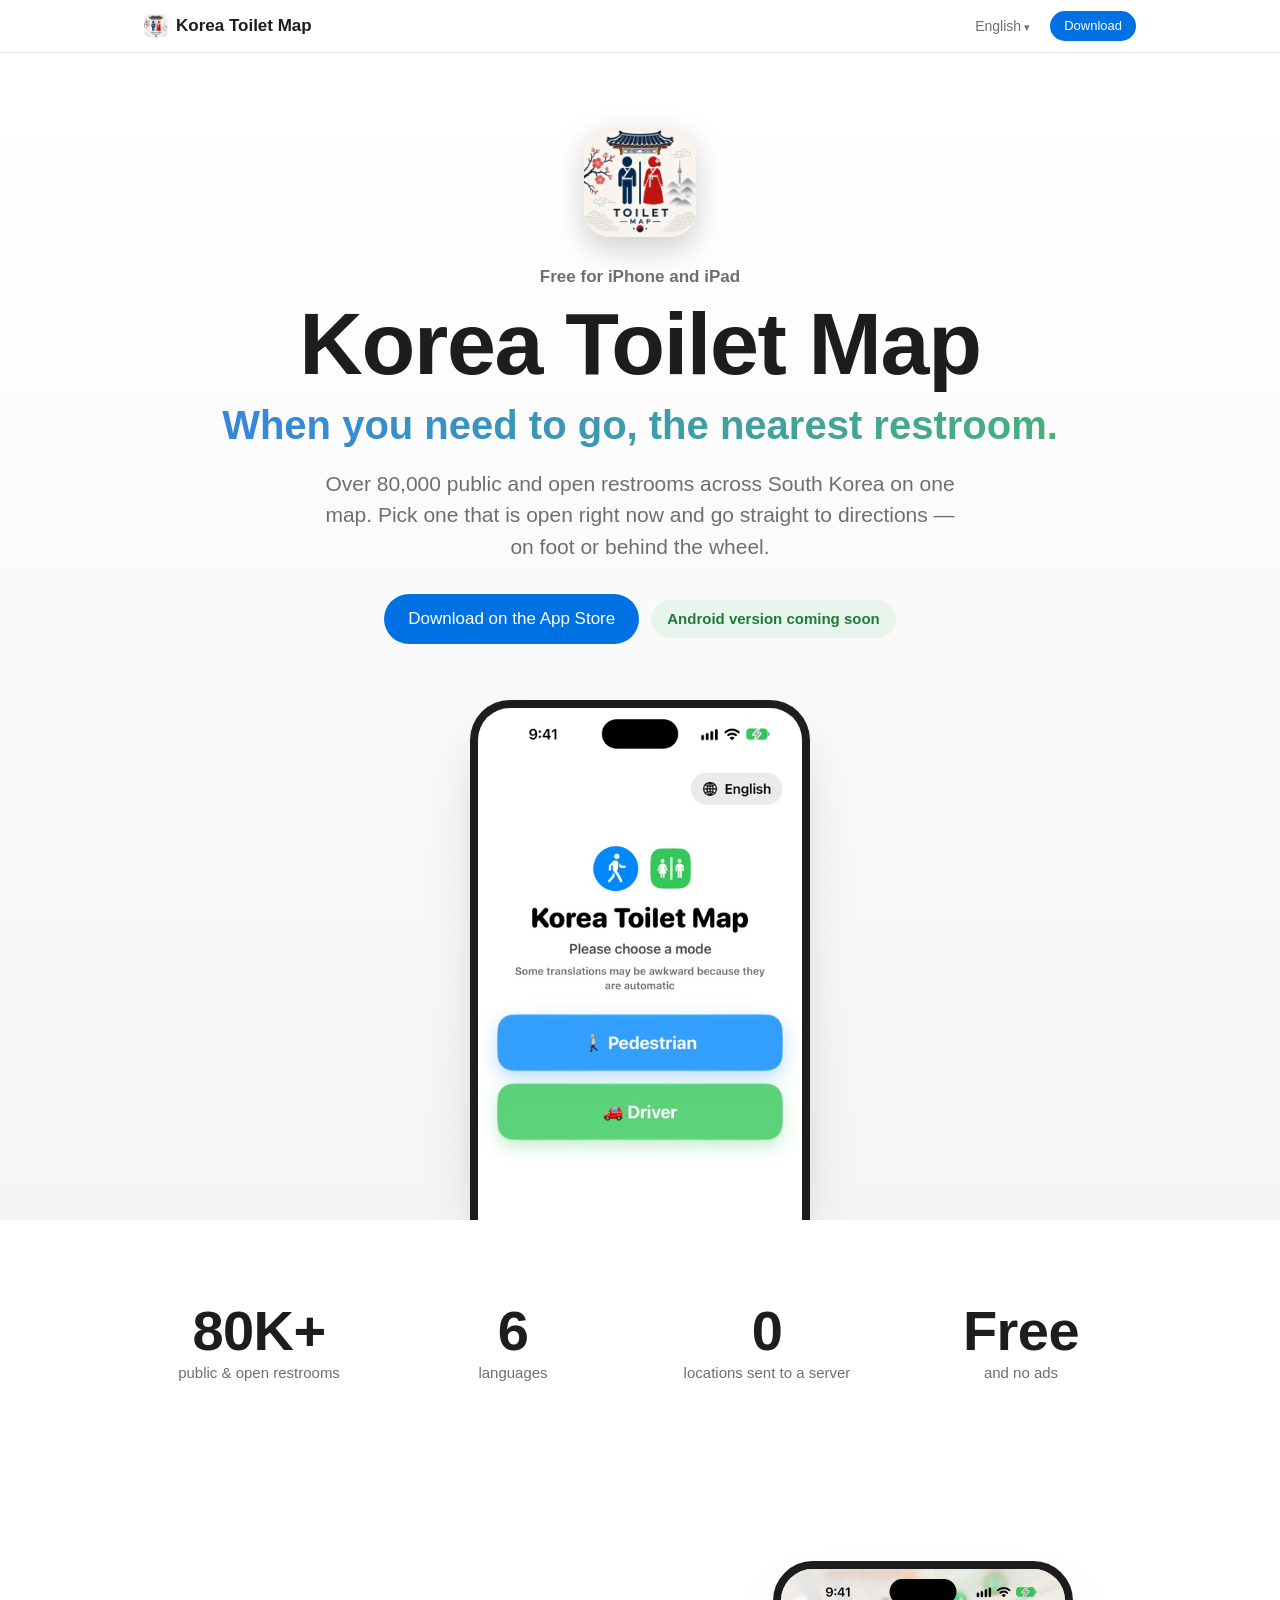
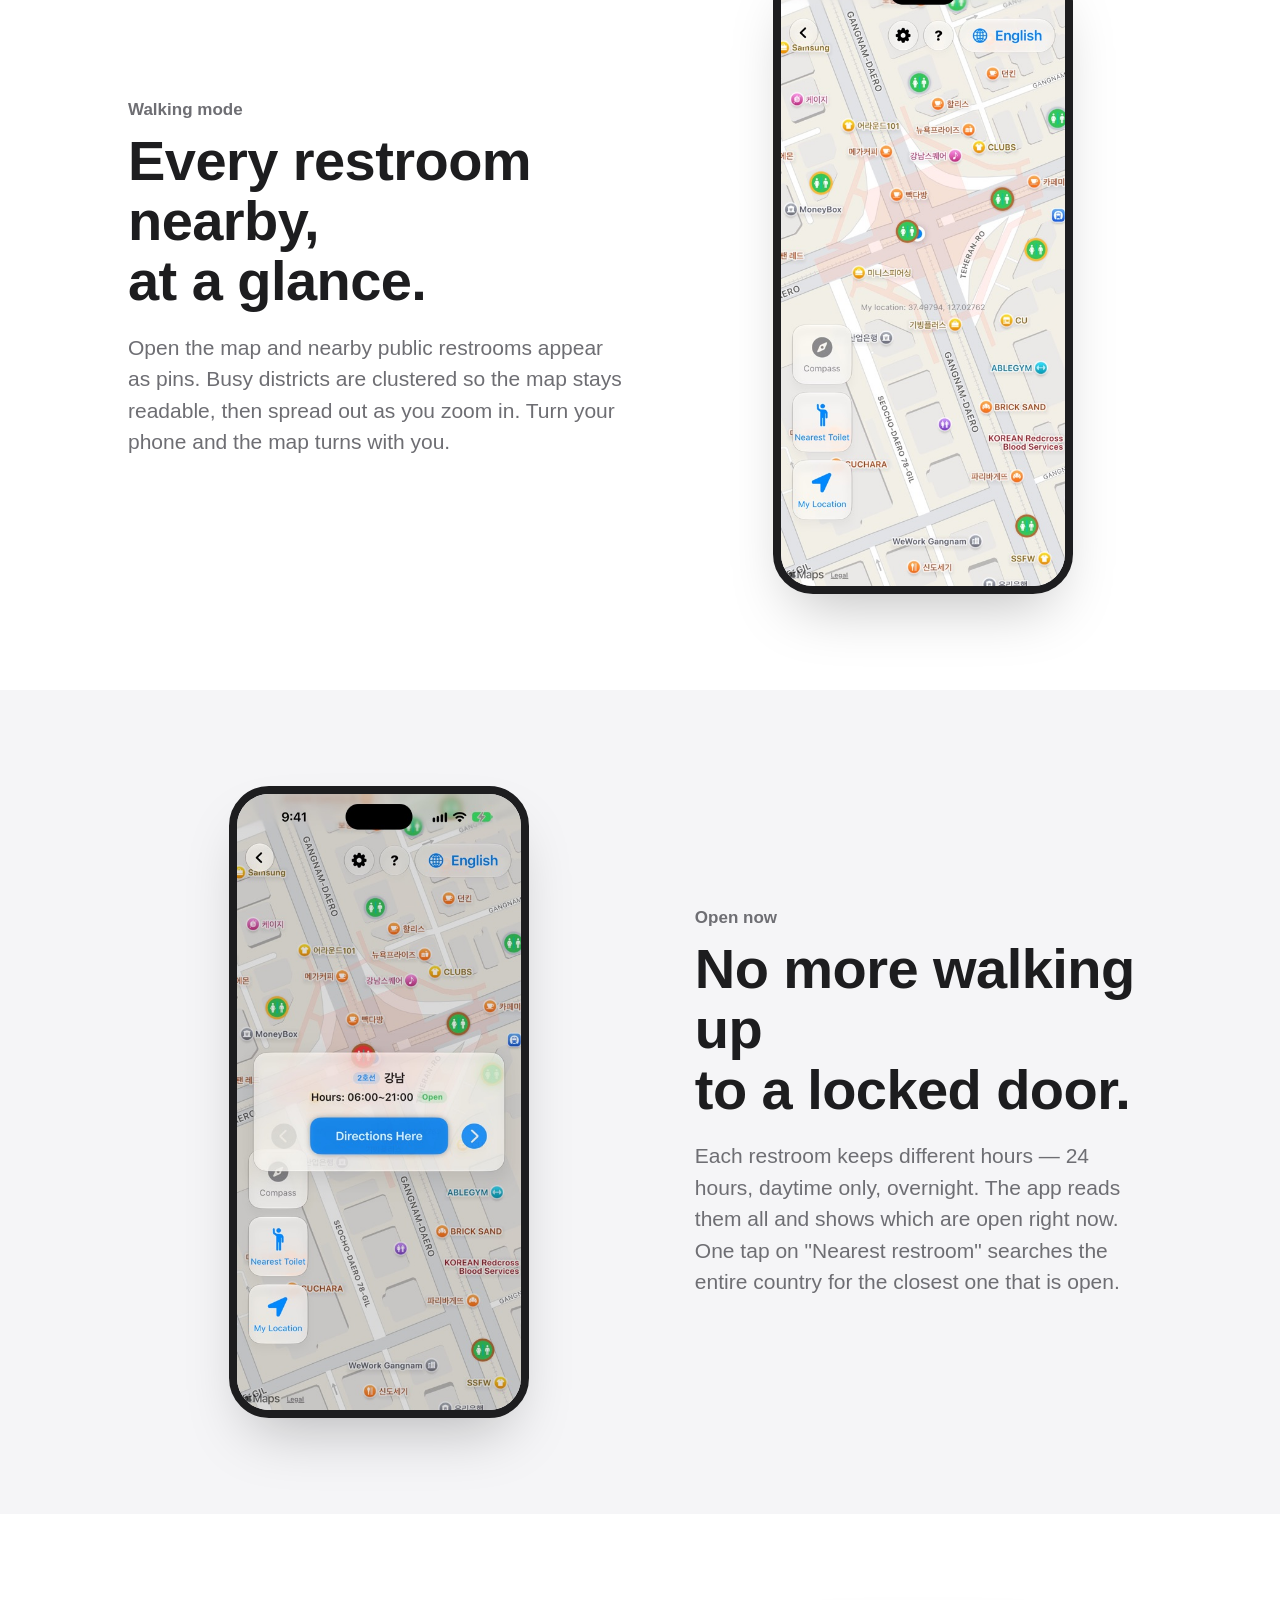
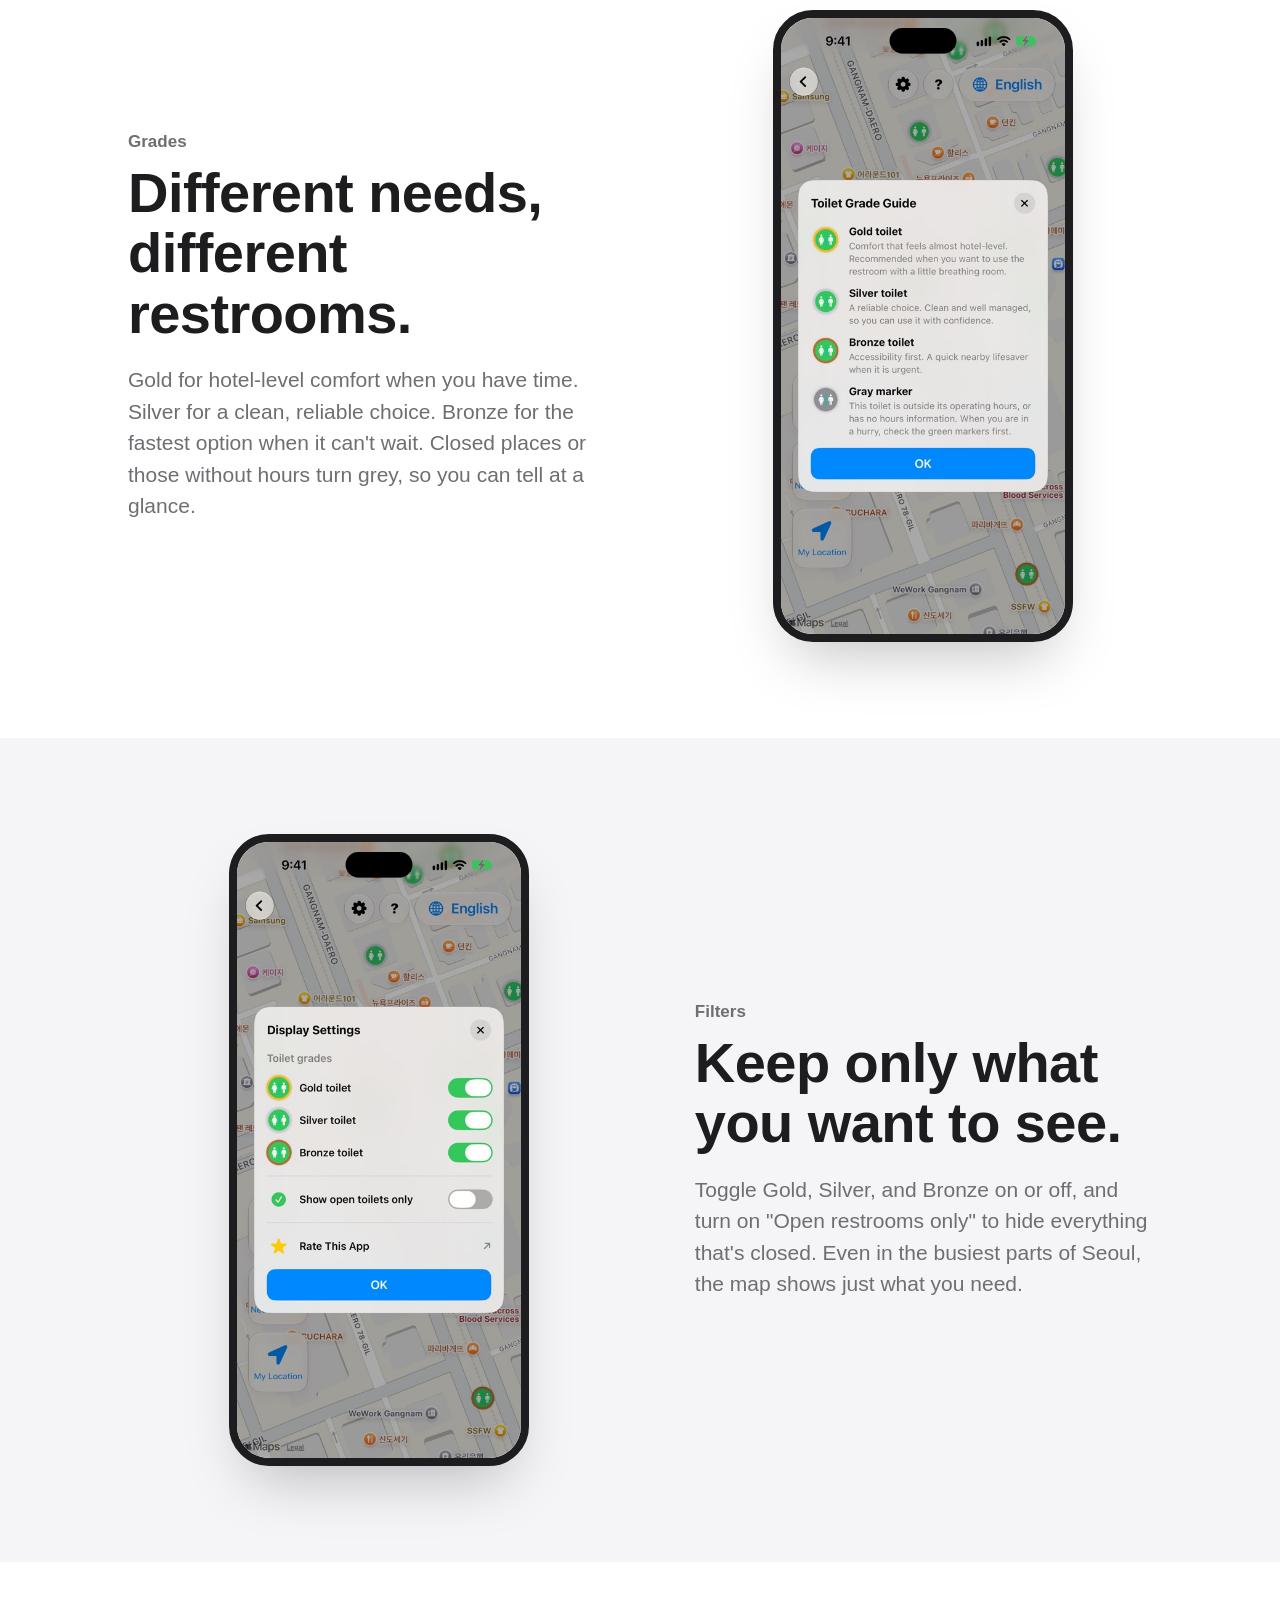
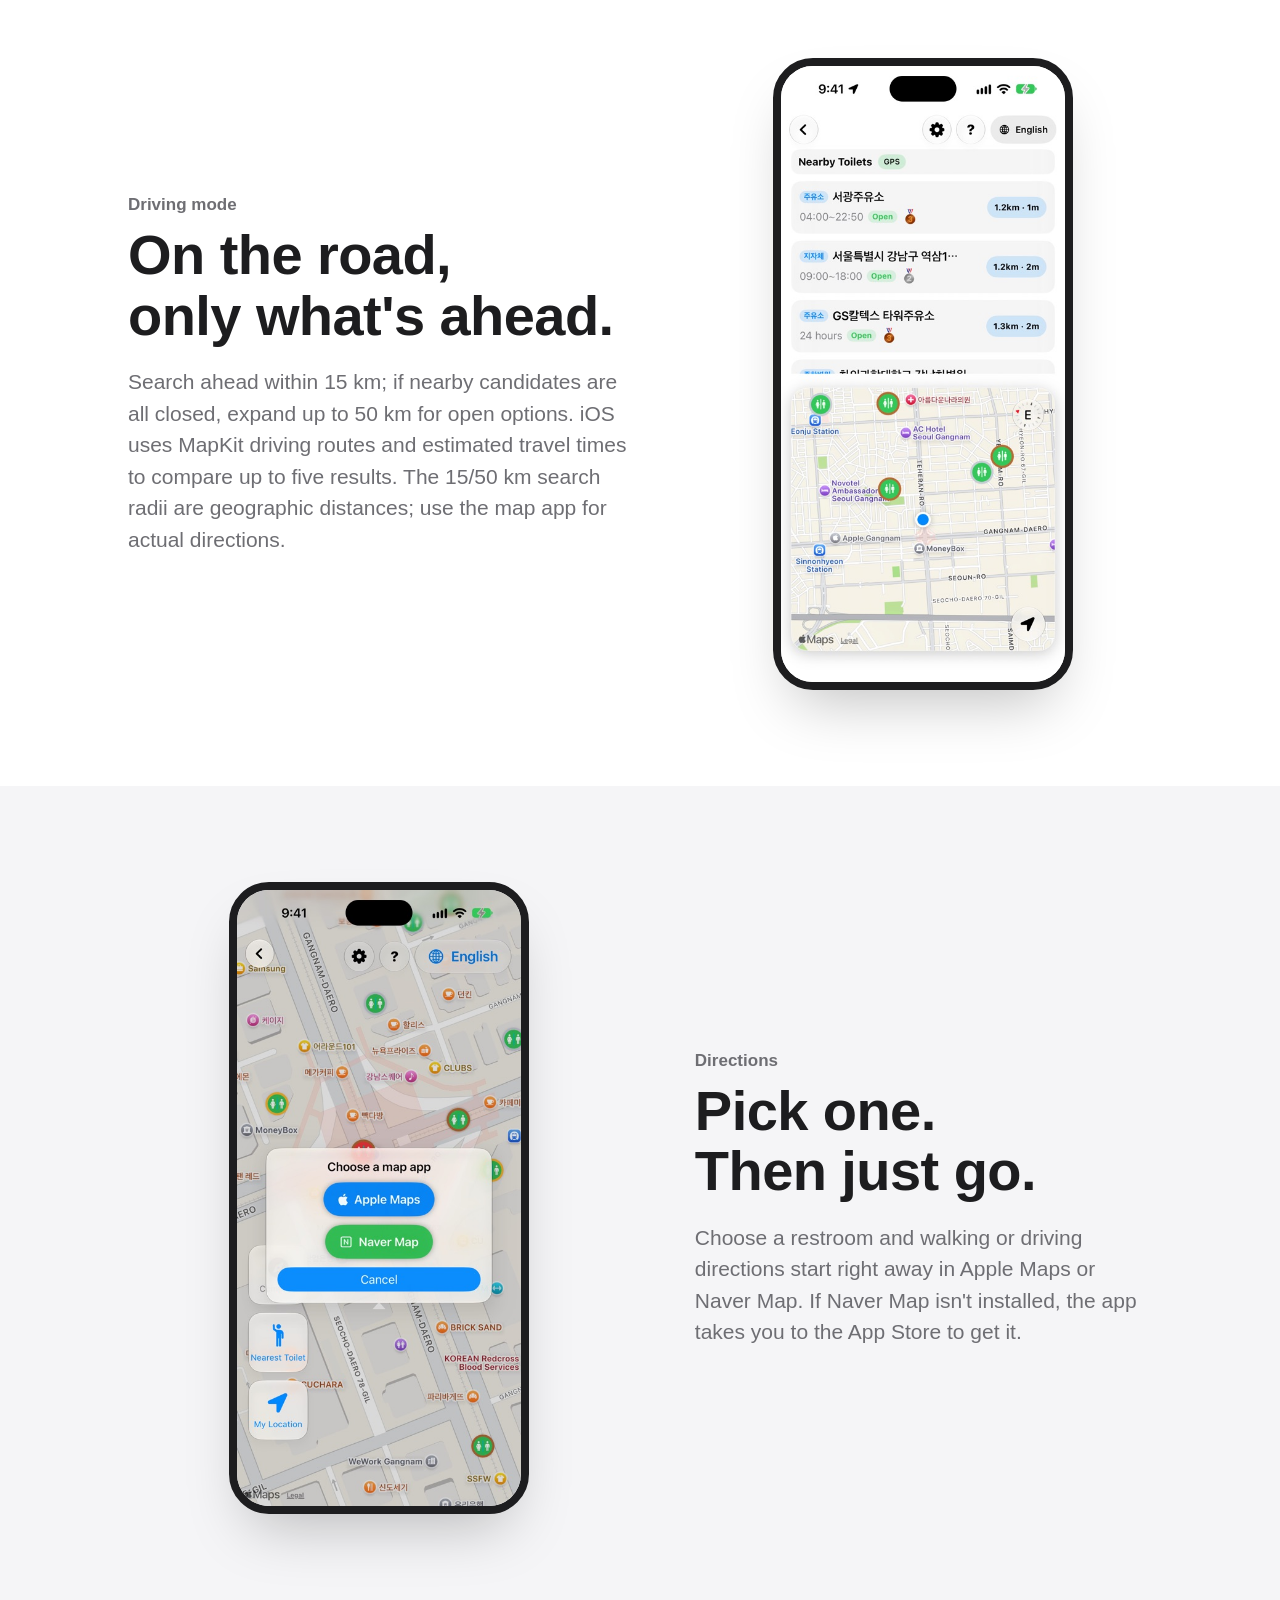
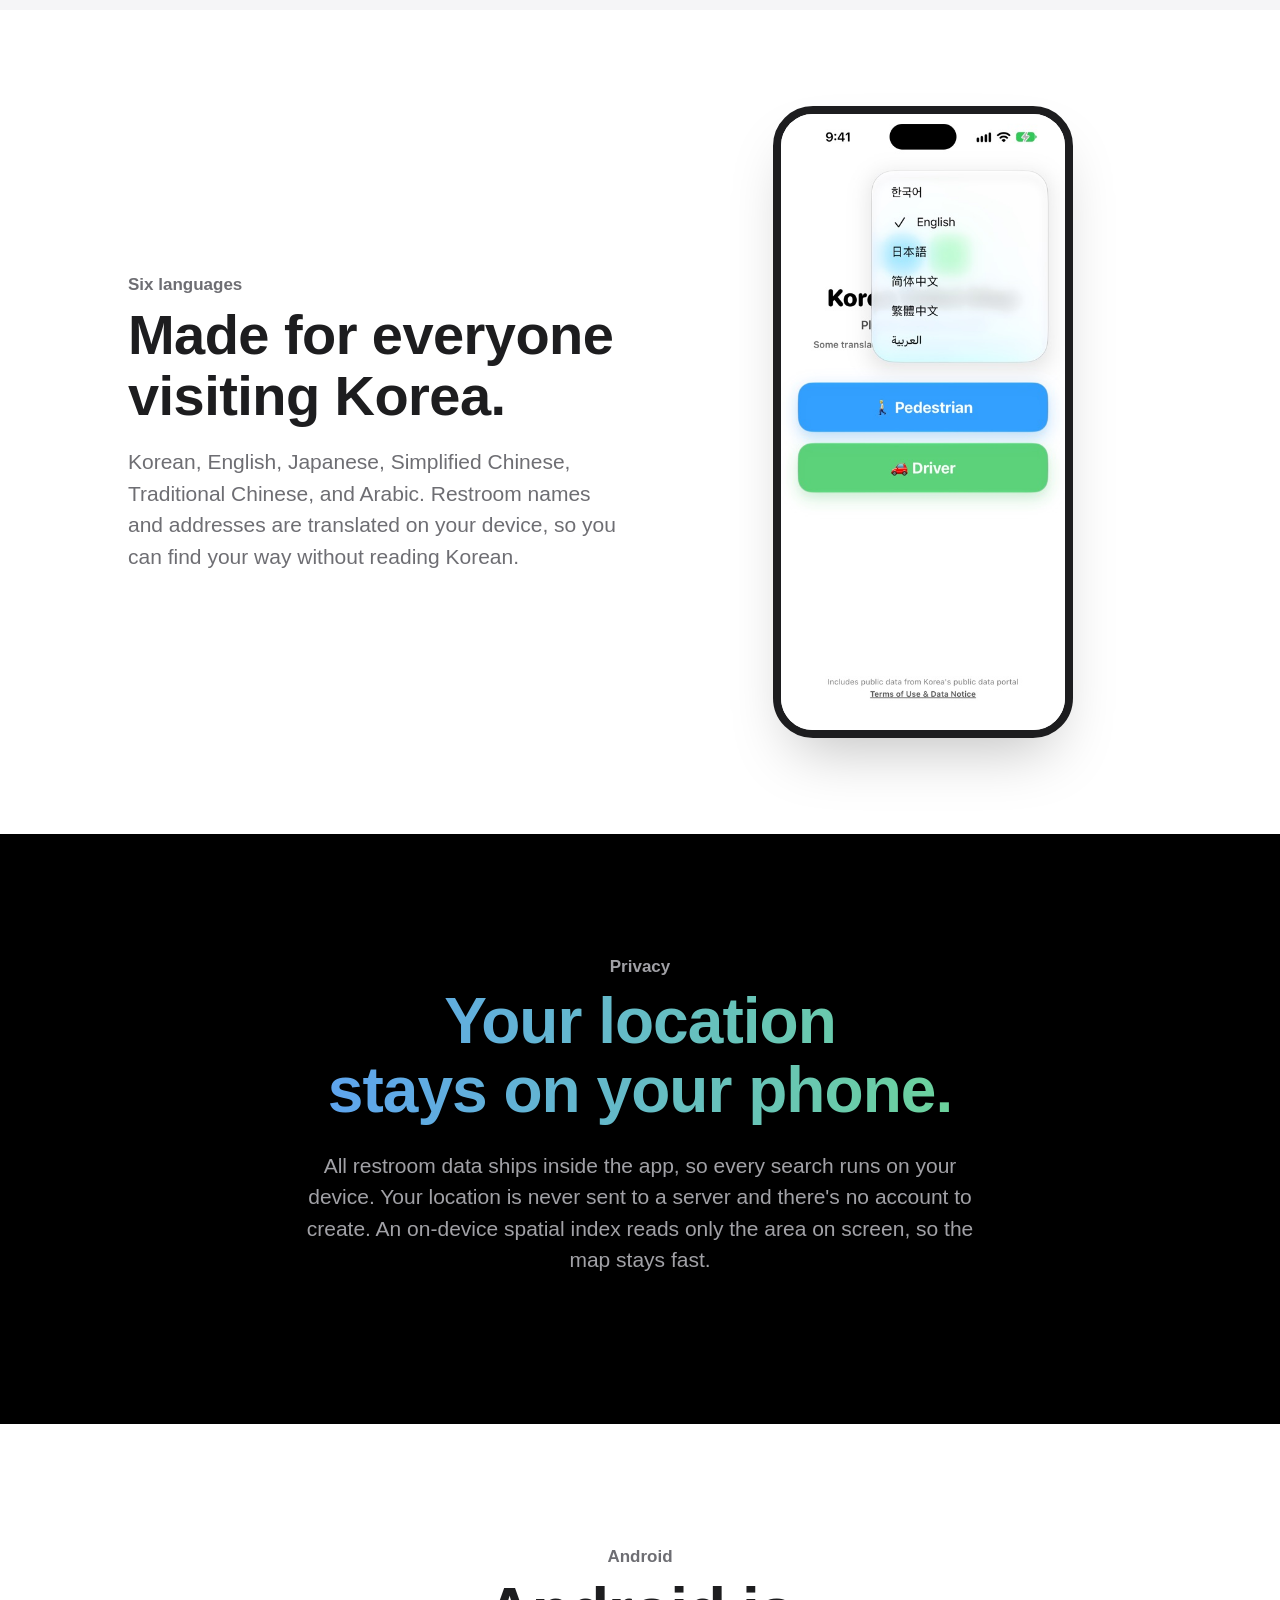
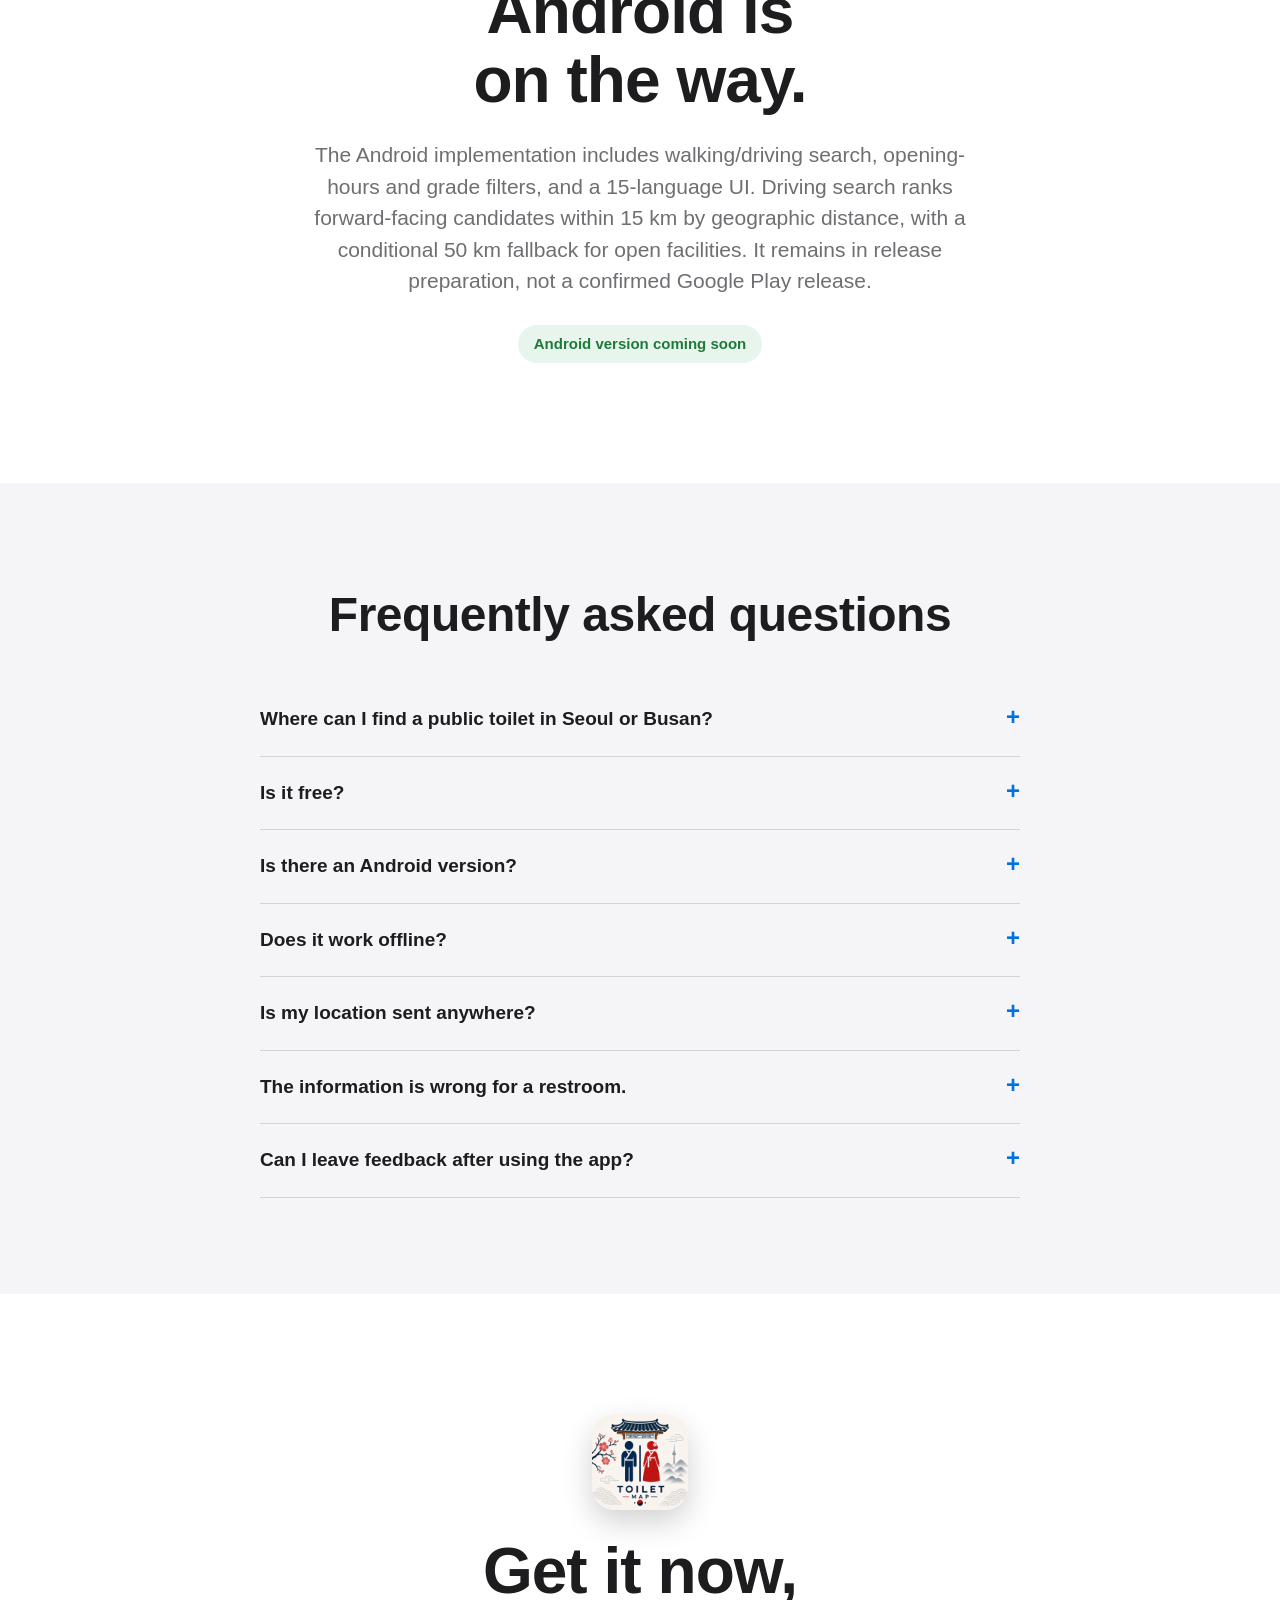
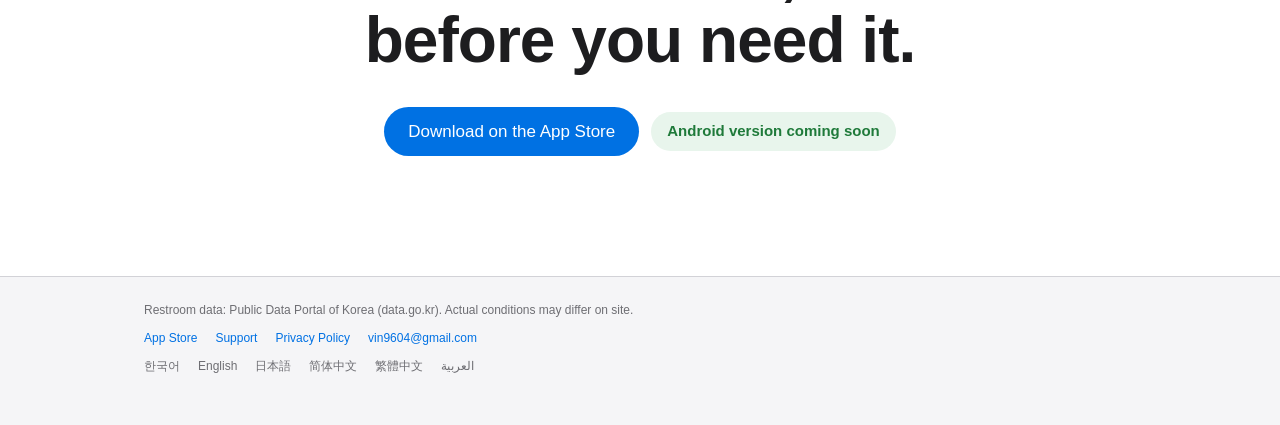
<file: en/index.html>
<!doctype html>
<html lang="en" dir="ltr">
<head>
  <meta charset="utf-8">
  <meta name="viewport" content="width=device-width, initial-scale=1">
  <title>Korea Toilet Map – Find Public Restrooms Near You in South Korea</title>
  <meta name="description" content="Find the nearest public restroom anywhere in South Korea. A free iPhone app with 80,000+ public and open toilets, opening hours, open-now status, and walking or driving directions in Apple Maps or Naver Map. Android version coming soon.">
  <meta name="google-site-verification" content="oETRYkwIcoDuoWhxBOWADZcUn26wSy2GxtWTHTejkbM">
  <meta name="apple-itunes-app" content="app-id=6810489980">
  <meta name="theme-color" content="#ffffff">
  <link rel="canonical" href="https://fortranmentis.github.io/Korea-Toilet-Map/en/">
  <link rel="alternate" hreflang="ko" href="https://fortranmentis.github.io/Korea-Toilet-Map/">
  <link rel="alternate" hreflang="en" href="https://fortranmentis.github.io/Korea-Toilet-Map/en/">
  <link rel="alternate" hreflang="ja" href="https://fortranmentis.github.io/Korea-Toilet-Map/ja/">
  <link rel="alternate" hreflang="zh-Hans" href="https://fortranmentis.github.io/Korea-Toilet-Map/zh-hans/">
  <link rel="alternate" hreflang="zh-Hant" href="https://fortranmentis.github.io/Korea-Toilet-Map/zh-hant/">
  <link rel="alternate" hreflang="ar" href="https://fortranmentis.github.io/Korea-Toilet-Map/ar/">
  <link rel="alternate" hreflang="x-default" href="https://fortranmentis.github.io/Korea-Toilet-Map/en/">
  <meta property="og:type" content="website">
  <meta property="og:title" content="Korea Toilet Map – Find Public Restrooms Near You in South Korea">
  <meta property="og:description" content="Find the nearest public restroom anywhere in South Korea. A free iPhone app with 80,000+ public and open toilets, opening hours, open-now status, and walking or driving directions in Apple Maps or Naver Map. Android version coming soon.">
  <meta property="og:url" content="https://fortranmentis.github.io/Korea-Toilet-Map/en/">
  <meta property="og:image" content="https://fortranmentis.github.io/Korea-Toilet-Map/assets/icon-256.png">
  <meta name="twitter:card" content="summary">
  <link rel="icon" href="../assets/favicon.png">
  <link rel="apple-touch-icon" href="../assets/apple-touch-icon.png">
  <link rel="stylesheet" href="../landing.css?v=11448fb6">
  <script type="application/ld+json">{"@context": "https://schema.org", "@type": "MobileApplication", "name": "Korea Toilet Map", "alternateName": ["Korea Toilet Map", "helppoopy"], "description": "Find the nearest public restroom anywhere in South Korea. A free iPhone app with 80,000+ public and open toilets, opening hours, open-now status, and walking or driving directions in Apple Maps or Naver Map. Android version coming soon.", "operatingSystem": "iOS 26.0+", "applicationCategory": "TravelApplication", "inLanguage": ["ko", "en", "ja", "zh-Hans", "zh-Hant", "ar"], "url": "https://fortranmentis.github.io/Korea-Toilet-Map/en/", "downloadUrl": "https://apps.apple.com/app/id6810489980", "image": "https://fortranmentis.github.io/Korea-Toilet-Map/assets/icon-256.png", "screenshot": ["https://fortranmentis.github.io/Korea-Toilet-Map/assets/en/screen-7577.jpg", "https://fortranmentis.github.io/Korea-Toilet-Map/assets/en/screen-7580.jpg", "https://fortranmentis.github.io/Korea-Toilet-Map/assets/en/screen-7583.jpg", "https://fortranmentis.github.io/Korea-Toilet-Map/assets/en/screen-7582.jpg", "https://fortranmentis.github.io/Korea-Toilet-Map/assets/en/screen-7581.jpg", "https://fortranmentis.github.io/Korea-Toilet-Map/assets/en/screen-7585.jpg", "https://fortranmentis.github.io/Korea-Toilet-Map/assets/en/screen-7584.jpg", "https://fortranmentis.github.io/Korea-Toilet-Map/assets/en/screen-7578.jpg"], "offers": {"@type": "Offer", "price": "0", "priceCurrency": "KRW"}}</script>
</head>
<body>
  <header class="globalnav">
    <div class="globalnav-inner">
      <a class="brand" href="../"><img src="../assets/favicon.png" alt="" width="24" height="24">Korea Toilet Map</a>
      <div class="globalnav-actions">
        <details class="langmenu">
          <summary aria-label="Language">English</summary>
          <nav aria-label="Language">
          <a href=".././" hreflang="ko" lang="ko">한국어</a>
          <a href="../en/" hreflang="en" lang="en" aria-current="page">English</a>
          <a href="../ja/" hreflang="ja" lang="ja">日本語</a>
          <a href="../zh-hans/" hreflang="zh-Hans" lang="zh-Hans">简体中文</a>
          <a href="../zh-hant/" hreflang="zh-Hant" lang="zh-Hant">繁體中文</a>
          <a href="../ar/" hreflang="ar" lang="ar">العربية</a>
          </nav>
        </details>
        <a class="button small" href="https://apps.apple.com/app/id6810489980">Download</a>
      </div>
    </div>
  </header>

  <main>
    <section class="hero">
      <img class="app-icon" src="../assets/icon-256.png" alt="" width="112" height="112">
      <p class="eyebrow">Free for iPhone and iPad</p>
      <h1>Korea Toilet Map</h1>
      <p class="tagline">When you need to go, the nearest restroom.</p>
      <p class="lead">Over 80,000 public and open restrooms across South Korea on one map. Pick one that is open right now and go straight to directions — on foot or behind the wheel.</p>
      <div class="cta-row">
        <a class="button" href="https://apps.apple.com/app/id6810489980">Download on the App Store</a>
        <span class="badge">Android version coming soon</span>
      </div>
      <img class="phone hero-phone" src="../assets/en/screen-7577.jpg" alt="Mode picker screen of the Korea Toilet Map app" width="461" height="1000">
    </section>

    <section class="stats">
      <div class="stat"><strong>80K+</strong><span>public &amp; open restrooms</span></div>
      <div class="stat"><strong>6</strong><span>languages</span></div>
      <div class="stat"><strong>0</strong><span>locations sent to a server</span></div>
      <div class="stat"><strong>Free</strong><span>and no ads</span></div>
    </section>

    <section class="feature">
      <div class="feature-inner">
        <div class="feature-copy">
          <p class="eyebrow">Walking mode</p>
          <h2>Every restroom nearby,<br>at a glance.</h2>
          <p>Open the map and nearby public restrooms appear as pins. Busy districts are clustered so the map stays readable, then spread out as you zoom in. Turn your phone and the map turns with you.</p>
        </div>
        <img class="phone" src="../assets/en/screen-7580.jpg" alt="Map of public restrooms around Gangnam Station, Seoul" width="461" height="1000" loading="lazy">
      </div>
    </section>
    <section class="feature alt">
      <div class="feature-inner">
        <div class="feature-copy">
          <p class="eyebrow">Open now</p>
          <h2>No more walking up<br>to a locked door.</h2>
          <p>Each restroom keeps different hours — 24 hours, daytime only, overnight. The app reads them all and shows which are open right now. One tap on &quot;Nearest restroom&quot; searches the entire country for the closest one that is open.</p>
        </div>
        <img class="phone" src="../assets/en/screen-7583.jpg" alt="Opening hours and directions button for a restroom at Gangnam Station" width="461" height="1000" loading="lazy">
      </div>
    </section>
    <section class="feature">
      <div class="feature-inner">
        <div class="feature-copy">
          <p class="eyebrow">Grades</p>
          <h2>Different needs,<br>different restrooms.</h2>
          <p>Gold for hotel-level comfort when you have time. Silver for a clean, reliable choice. Bronze for the fastest option when it can&#x27;t wait. Closed places or those without hours turn grey, so you can tell at a glance.</p>
        </div>
        <img class="phone" src="../assets/en/screen-7582.jpg" alt="Gold, Silver and Bronze restroom grades" width="461" height="1000" loading="lazy">
      </div>
    </section>
    <section class="feature alt">
      <div class="feature-inner">
        <div class="feature-copy">
          <p class="eyebrow">Filters</p>
          <h2>Keep only what<br>you want to see.</h2>
          <p>Toggle Gold, Silver, and Bronze on or off, and turn on &quot;Open restrooms only&quot; to hide everything that&#x27;s closed. Even in the busiest parts of Seoul, the map shows just what you need.</p>
        </div>
        <img class="phone" src="../assets/en/screen-7581.jpg" alt="Grade and open-now filter settings" width="461" height="1000" loading="lazy">
      </div>
    </section>
    <section class="feature">
      <div class="feature-inner">
        <div class="feature-copy">
          <p class="eyebrow">Driving mode</p>
          <h2>On the road,<br>only what&#x27;s ahead.</h2>
          <p>Search ahead within 15 km; if nearby candidates are all closed, expand up to 50 km for open options. iOS uses MapKit driving routes and estimated travel times to compare up to five results. The 15/50 km search radii are geographic distances; use the map app for actual directions.</p>
        </div>
        <img class="phone" src="../assets/en/screen-7585.jpg" alt="Driving mode list of restrooms ahead" width="461" height="1000" loading="lazy">
      </div>
    </section>
    <section class="feature alt">
      <div class="feature-inner">
        <div class="feature-copy">
          <p class="eyebrow">Directions</p>
          <h2>Pick one.<br>Then just go.</h2>
          <p>Choose a restroom and walking or driving directions start right away in Apple Maps or Naver Map. If Naver Map isn&#x27;t installed, the app takes you to the App Store to get it.</p>
        </div>
        <img class="phone" src="../assets/en/screen-7584.jpg" alt="Choosing Apple Maps or Naver Map" width="461" height="1000" loading="lazy">
      </div>
    </section>
    <section class="feature">
      <div class="feature-inner">
        <div class="feature-copy">
          <p class="eyebrow">Six languages</p>
          <h2>Made for everyone<br>visiting Korea.</h2>
          <p>Korean, English, Japanese, Simplified Chinese, Traditional Chinese, and Arabic. Restroom names and addresses are translated on your device, so you can find your way without reading Korean.</p>
        </div>
        <img class="phone" src="../assets/en/screen-7578.jpg" alt="Language menu" width="461" height="1000" loading="lazy">
      </div>
    </section>

    <section class="statement dark">
      <p class="eyebrow">Privacy</p>
      <h2>Your location<br>stays on your phone.</h2>
      <p>All restroom data ships inside the app, so every search runs on your device. Your location is never sent to a server and there&#x27;s no account to create. An on-device spatial index reads only the area on screen, so the map stays fast.</p>
    </section>

    <section class="statement" id="android">
      <p class="eyebrow">Android</p>
      <h2>Android is<br>on the way.</h2>
      <p>The Android implementation includes walking/driving search, opening-hours and grade filters, and a 15-language UI. Driving search ranks forward-facing candidates within 15 km by geographic distance, with a conditional 50 km fallback for open facilities. It remains in release preparation, not a confirmed Google Play release.</p>
      <span class="badge">Android version coming soon</span>
    </section>

    <section class="faq">
      <div class="faq-inner">
        <h2>Frequently asked questions</h2>
        <details><summary>Where can I find a public toilet in Seoul or Busan?</summary><p>Open the app and tap &quot;Nearest restroom&quot;. It finds the closest open public restroom from your location anywhere in South Korea — subway stations, parks, government buildings, gas stations, and shops that open their restrooms to the public.</p></details>
        <details><summary>Is it free?</summary><p>Yes. The app is free on the App Store and has no ads.</p></details>
        <details><summary>Is there an Android version?</summary><p>Not yet. The app is available for iPhone and iPad today, and an Android version is coming soon.</p></details>
        <details><summary>Does it work offline?</summary><p>The restroom data is bundled in the app, so nearby search runs on your device. Map tiles and directions need an internet connection.</p></details>
        <details><summary>Is my location sent anywhere?</summary><p>No. Your location is used only on your device and is never sent to a server.</p></details>
        <details><summary>The information is wrong for a restroom.</summary><p>The data comes from Korea&#x27;s public data portal and may differ from conditions on site. Let us know by email and we&#x27;ll look into it.</p></details>
        <details><summary>Can I leave feedback after using the app?</summary><p>Current iOS source includes a Settings rating entry and rating requests after returning from directions. Apple decides whether the system prompt appears; availability depends on the installed version.</p></details>
      </div>
    </section>

    <section class="final">
      <img class="app-icon" src="../assets/icon-256.png" alt="" width="96" height="96">
      <h2>Get it now,<br>before you need it.</h2>
      <div class="cta-row">
        <a class="button" href="https://apps.apple.com/app/id6810489980">Download on the App Store</a>
        <span class="badge">Android version coming soon</span>
      </div>
    </section>
  </main>

  <footer>
    <div class="footer-inner">
      <p>Restroom data: Public Data Portal of Korea (data.go.kr). Actual conditions may differ on site.</p>
      <p class="footer-links"><a href="https://apps.apple.com/app/id6810489980">App Store</a><a href="../support.html">Support</a><a href="../privacy.html">Privacy Policy</a><a href="mailto:vin9604@gmail.com">vin9604@gmail.com</a></p>
      <p class="footer-langs"><a href=".././" hreflang="ko" lang="ko">한국어</a> <a href="../en/" hreflang="en" lang="en">English</a> <a href="../ja/" hreflang="ja" lang="ja">日本語</a> <a href="../zh-hans/" hreflang="zh-Hans" lang="zh-Hans">简体中文</a> <a href="../zh-hant/" hreflang="zh-Hant" lang="zh-Hant">繁體中文</a> <a href="../ar/" hreflang="ar" lang="ar">العربية</a></p>
    </div>
  </footer>
</body>
</html>
</file>
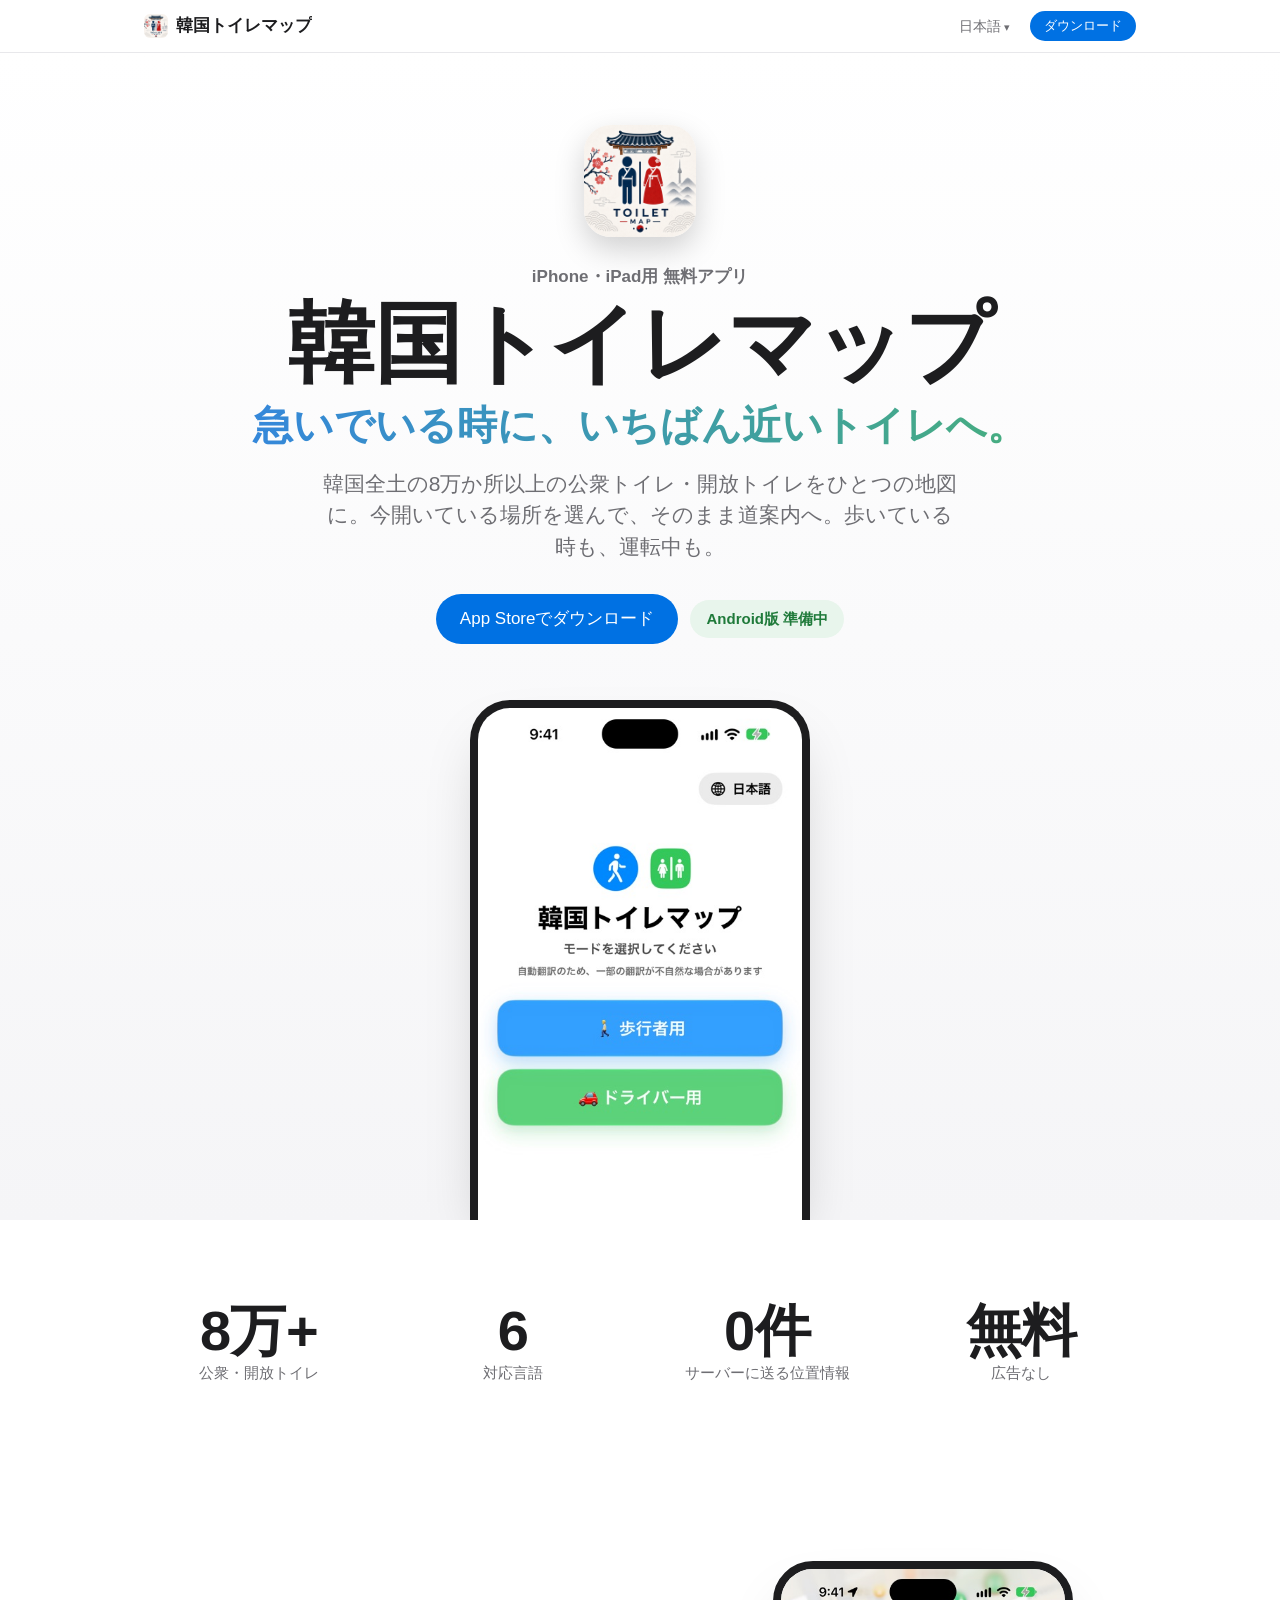
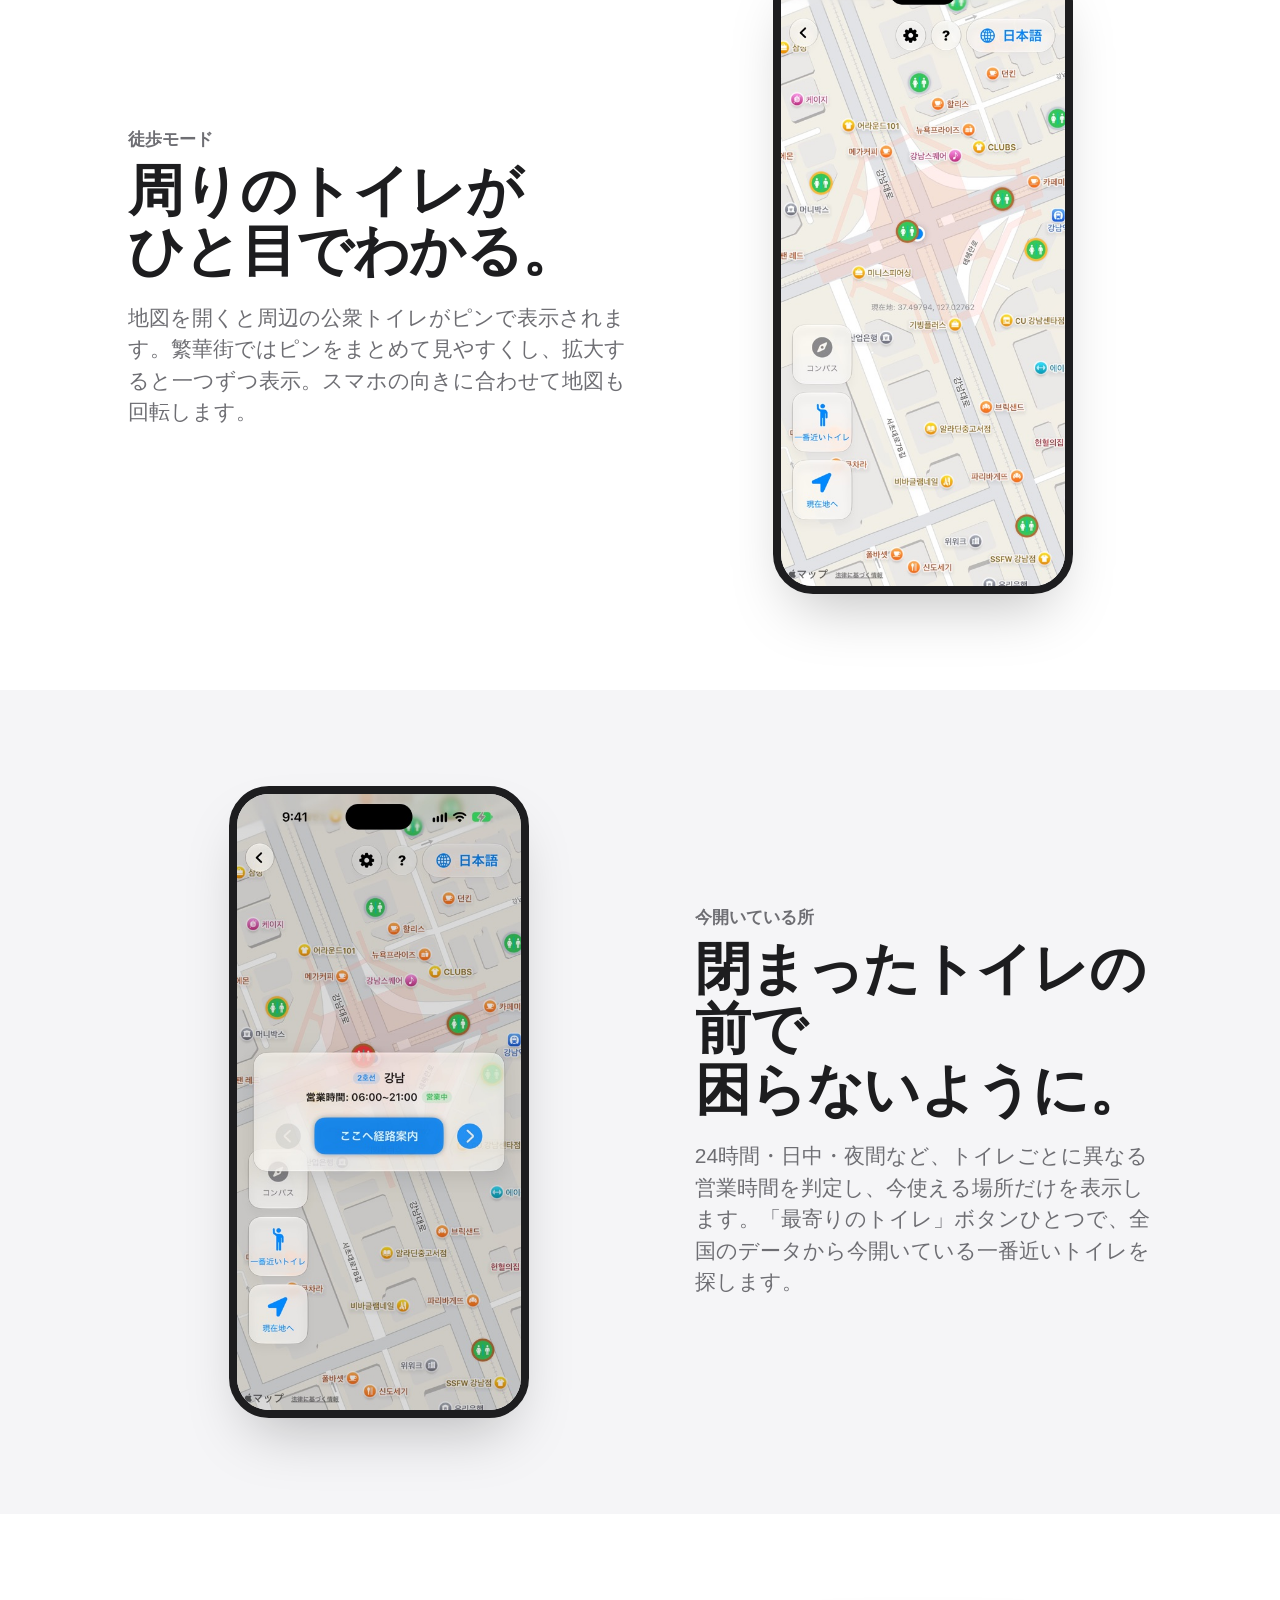
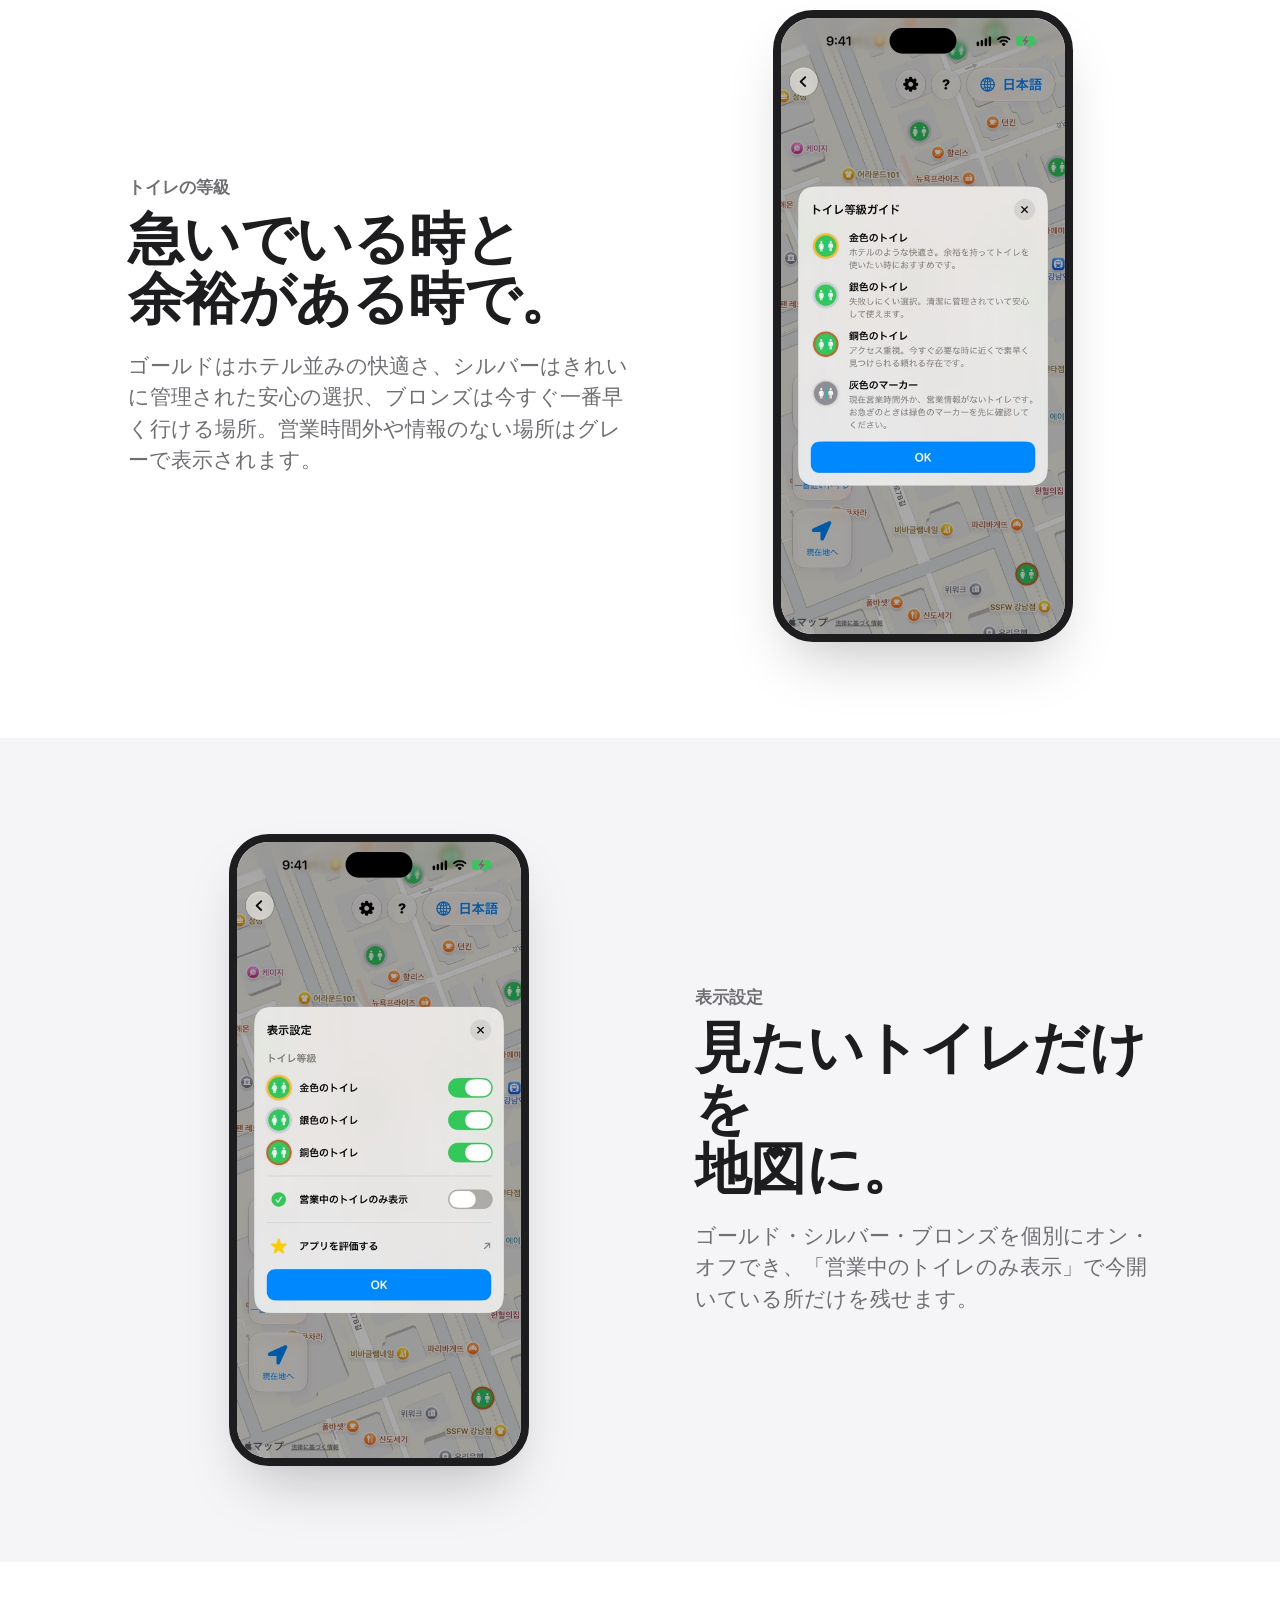
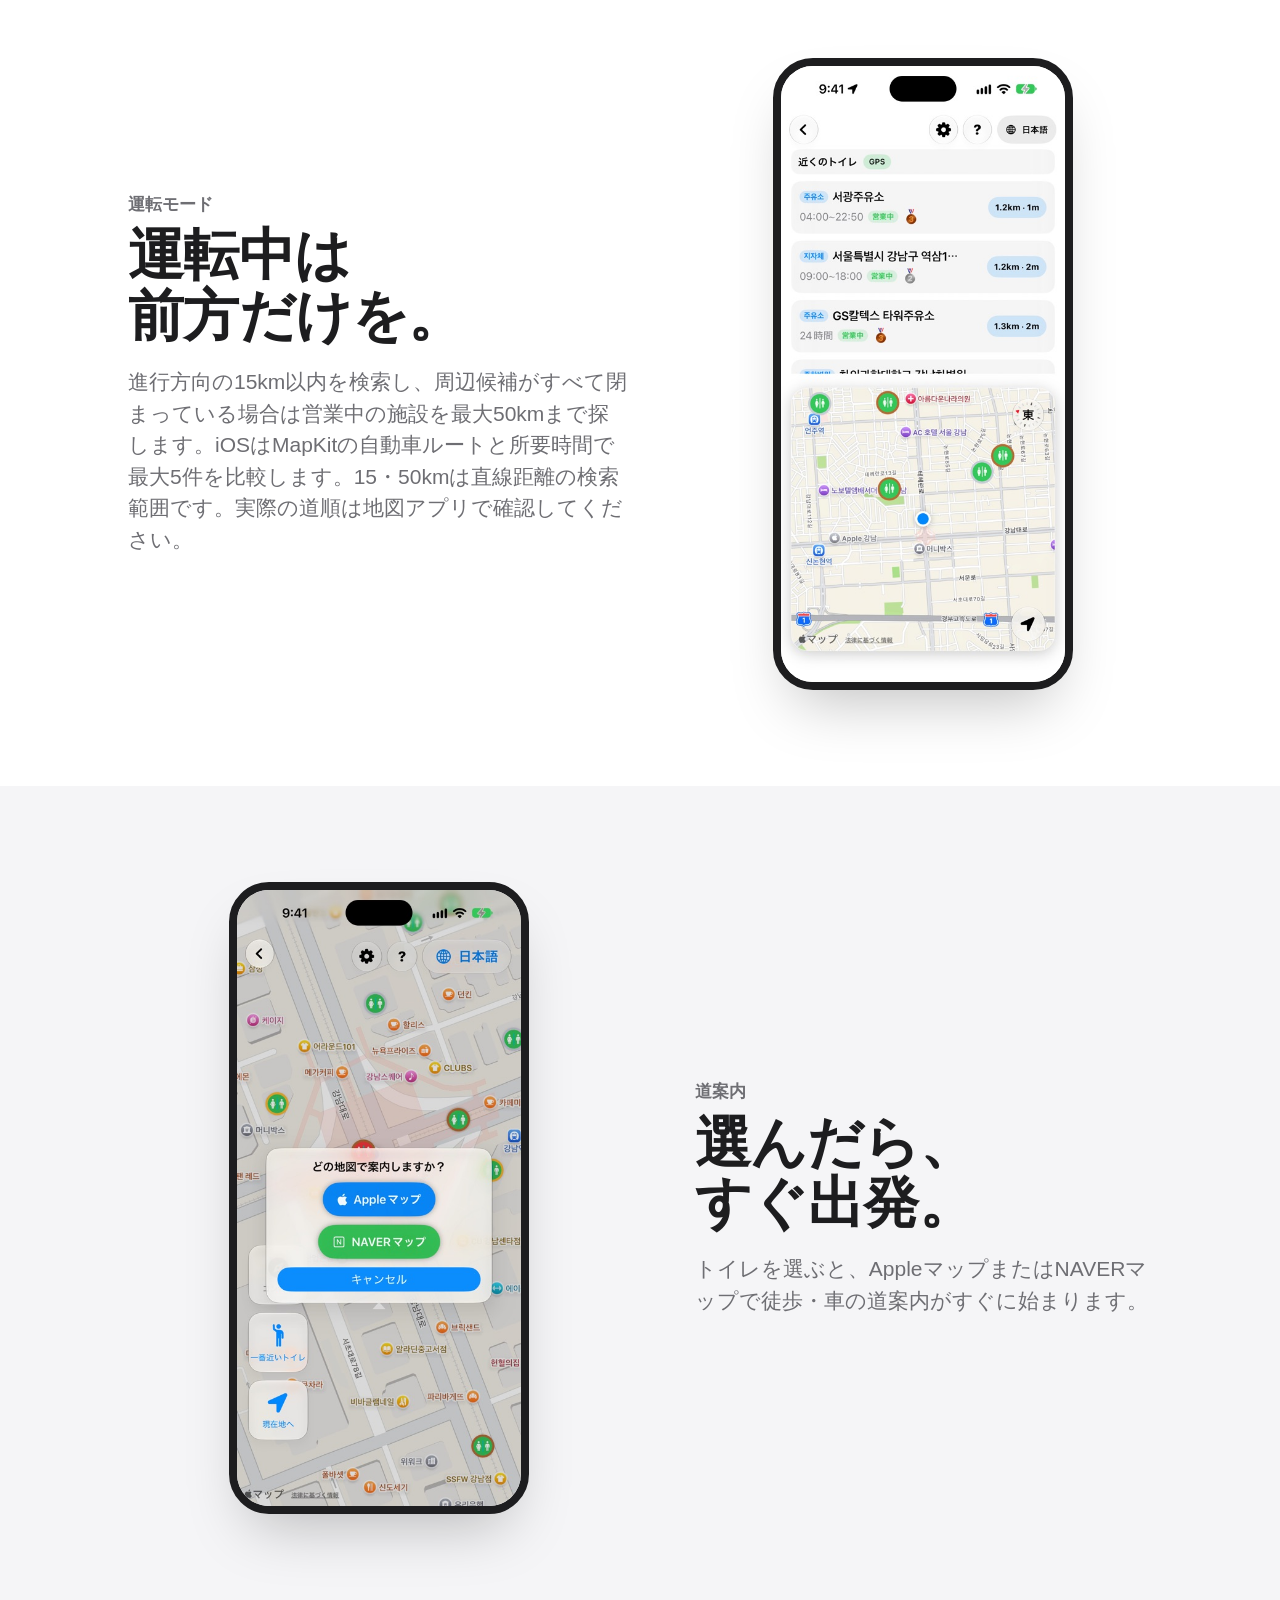
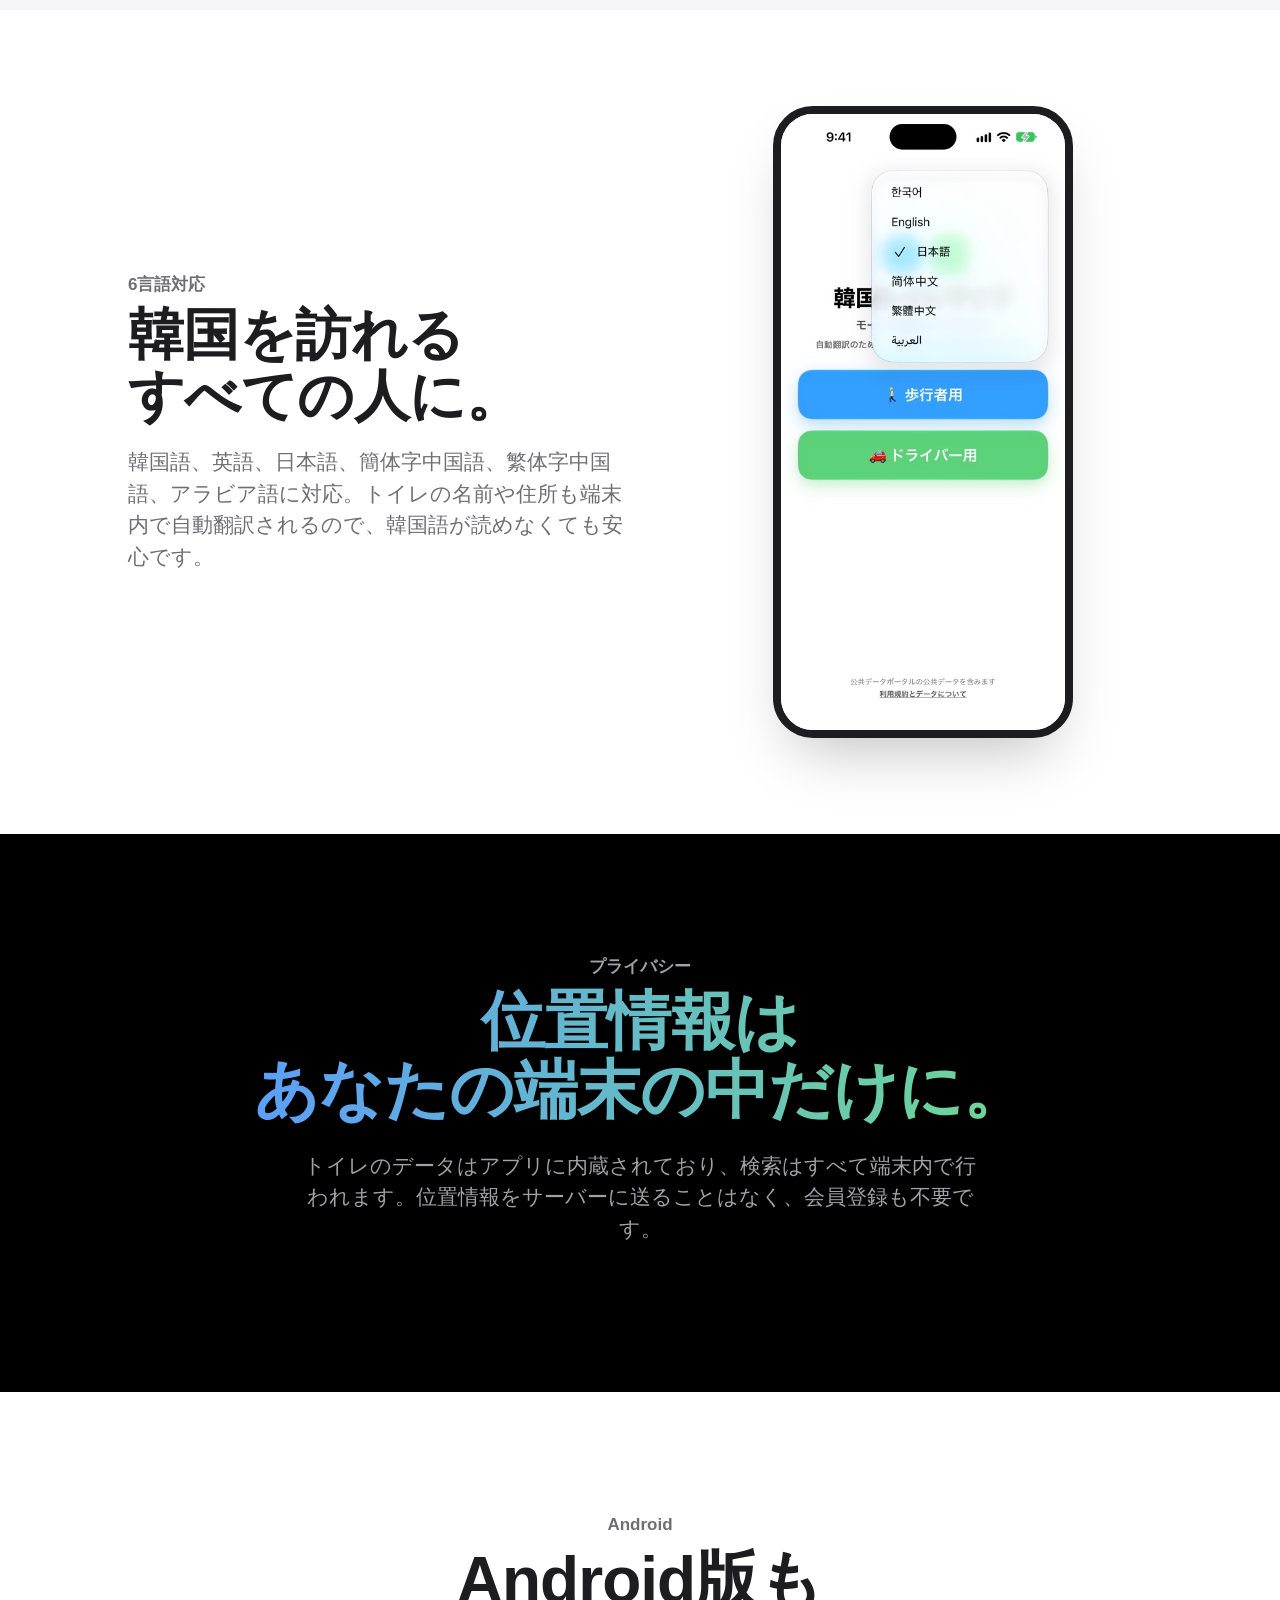
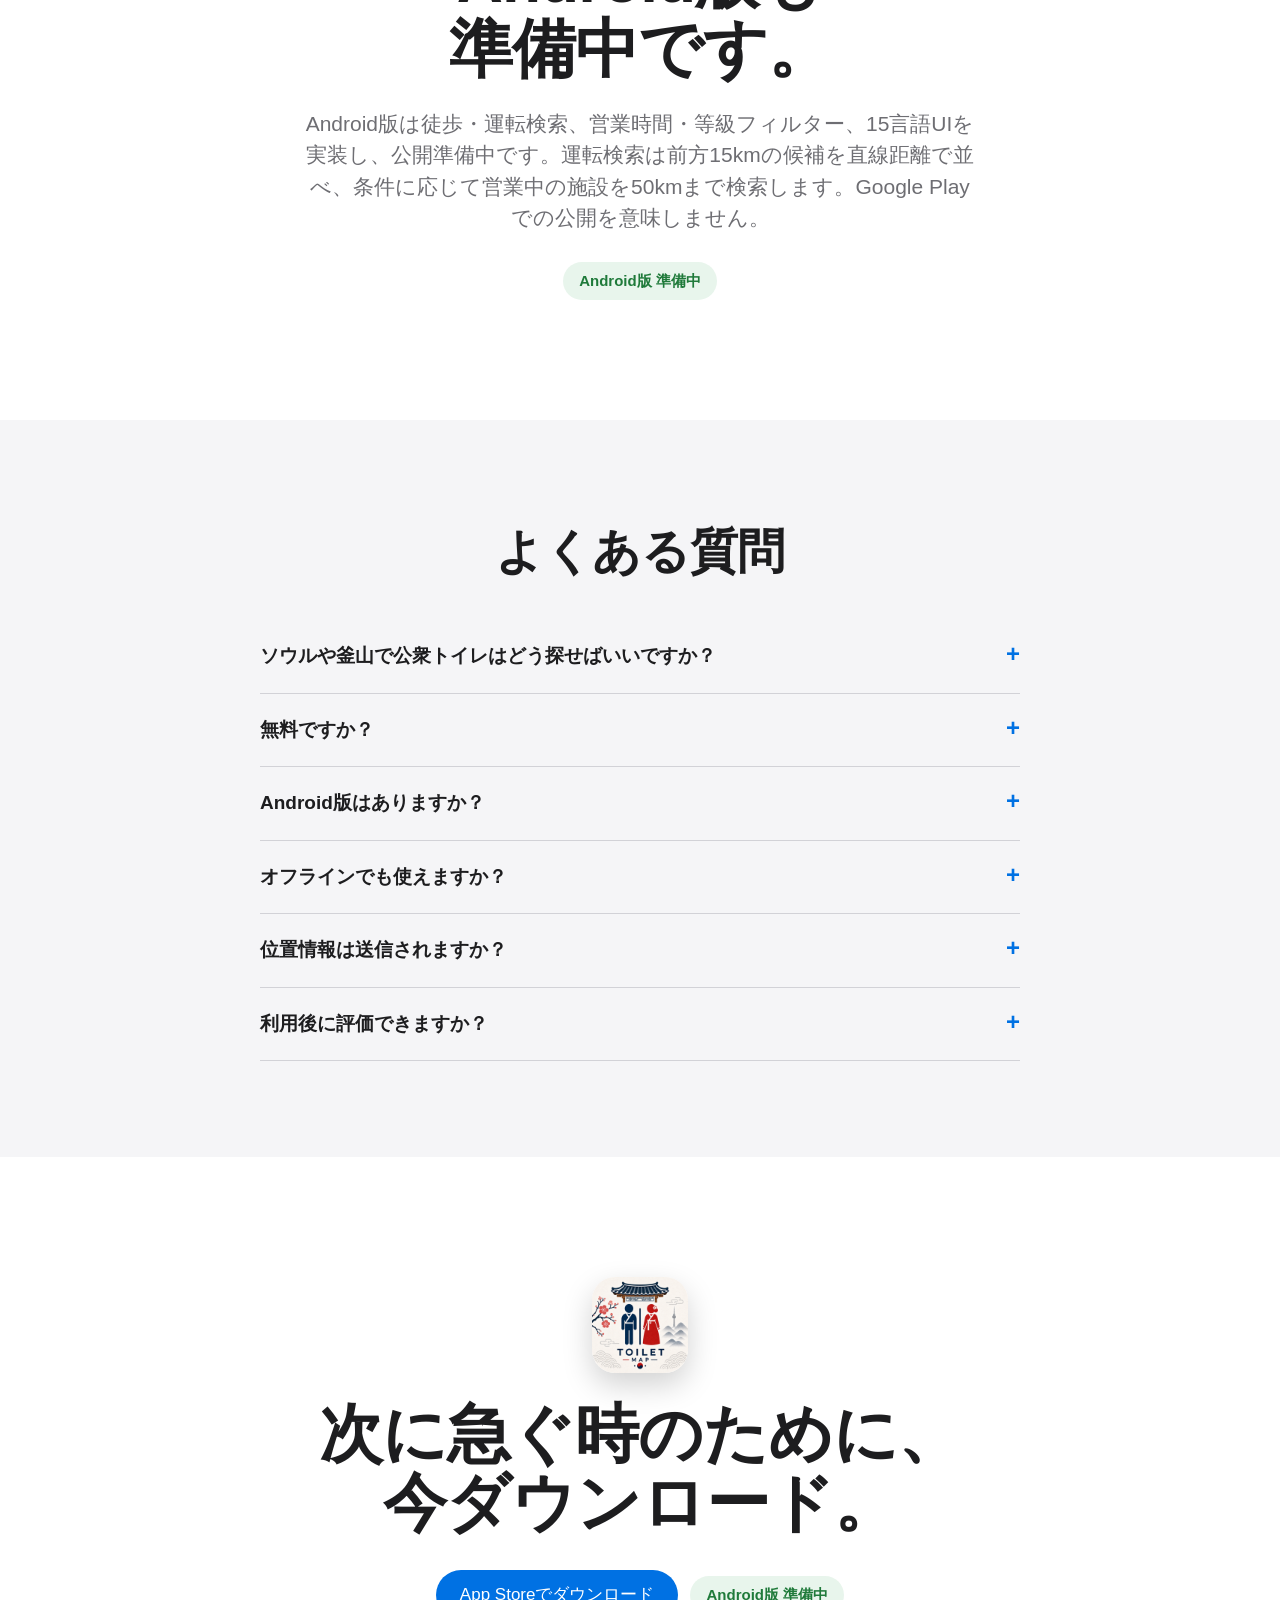
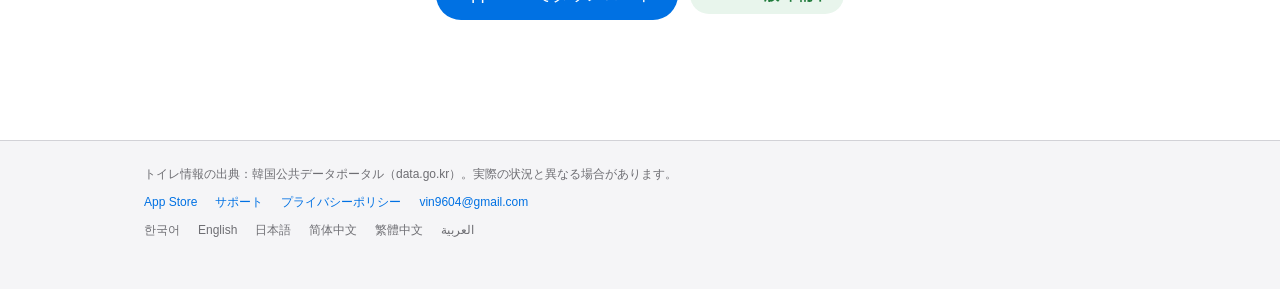
<file: ja/index.html>
<!doctype html>
<html lang="ja" dir="ltr">
<head>
  <meta charset="utf-8">
  <meta name="viewport" content="width=device-width, initial-scale=1">
  <title>韓国トイレマップ – 韓国で近くの公衆トイレを探す</title>
  <meta name="description" content="韓国旅行中に一番近い公衆トイレをすぐに見つけられる無料iPhoneアプリ。全国8万か所以上の公衆トイレの場所、営業時間、現在利用できるかを地図で確認し、AppleマップやNAVERマップで道案内。日本語対応。Android版準備中。">
  <meta name="google-site-verification" content="oETRYkwIcoDuoWhxBOWADZcUn26wSy2GxtWTHTejkbM">
  <meta name="apple-itunes-app" content="app-id=6810489980">
  <meta name="theme-color" content="#ffffff">
  <link rel="canonical" href="https://fortranmentis.github.io/Korea-Toilet-Map/ja/">
  <link rel="alternate" hreflang="ko" href="https://fortranmentis.github.io/Korea-Toilet-Map/">
  <link rel="alternate" hreflang="en" href="https://fortranmentis.github.io/Korea-Toilet-Map/en/">
  <link rel="alternate" hreflang="ja" href="https://fortranmentis.github.io/Korea-Toilet-Map/ja/">
  <link rel="alternate" hreflang="zh-Hans" href="https://fortranmentis.github.io/Korea-Toilet-Map/zh-hans/">
  <link rel="alternate" hreflang="zh-Hant" href="https://fortranmentis.github.io/Korea-Toilet-Map/zh-hant/">
  <link rel="alternate" hreflang="ar" href="https://fortranmentis.github.io/Korea-Toilet-Map/ar/">
  <link rel="alternate" hreflang="x-default" href="https://fortranmentis.github.io/Korea-Toilet-Map/en/">
  <meta property="og:type" content="website">
  <meta property="og:title" content="韓国トイレマップ – 韓国で近くの公衆トイレを探す">
  <meta property="og:description" content="韓国旅行中に一番近い公衆トイレをすぐに見つけられる無料iPhoneアプリ。全国8万か所以上の公衆トイレの場所、営業時間、現在利用できるかを地図で確認し、AppleマップやNAVERマップで道案内。日本語対応。Android版準備中。">
  <meta property="og:url" content="https://fortranmentis.github.io/Korea-Toilet-Map/ja/">
  <meta property="og:image" content="https://fortranmentis.github.io/Korea-Toilet-Map/assets/icon-256.png">
  <meta name="twitter:card" content="summary">
  <link rel="icon" href="../assets/favicon.png">
  <link rel="apple-touch-icon" href="../assets/apple-touch-icon.png">
  <link rel="stylesheet" href="../landing.css?v=11448fb6">
  <script type="application/ld+json">{"@context": "https://schema.org", "@type": "MobileApplication", "name": "韓国トイレマップ", "alternateName": ["Korea Toilet Map", "helppoopy"], "description": "韓国旅行中に一番近い公衆トイレをすぐに見つけられる無料iPhoneアプリ。全国8万か所以上の公衆トイレの場所、営業時間、現在利用できるかを地図で確認し、AppleマップやNAVERマップで道案内。日本語対応。Android版準備中。", "operatingSystem": "iOS 26.0+", "applicationCategory": "TravelApplication", "inLanguage": ["ko", "en", "ja", "zh-Hans", "zh-Hant", "ar"], "url": "https://fortranmentis.github.io/Korea-Toilet-Map/ja/", "downloadUrl": "https://apps.apple.com/app/id6810489980", "image": "https://fortranmentis.github.io/Korea-Toilet-Map/assets/icon-256.png", "screenshot": ["https://fortranmentis.github.io/Korea-Toilet-Map/assets/ja/screen-7577.jpg", "https://fortranmentis.github.io/Korea-Toilet-Map/assets/ja/screen-7580.jpg", "https://fortranmentis.github.io/Korea-Toilet-Map/assets/ja/screen-7583.jpg", "https://fortranmentis.github.io/Korea-Toilet-Map/assets/ja/screen-7582.jpg", "https://fortranmentis.github.io/Korea-Toilet-Map/assets/ja/screen-7581.jpg", "https://fortranmentis.github.io/Korea-Toilet-Map/assets/ja/screen-7585.jpg", "https://fortranmentis.github.io/Korea-Toilet-Map/assets/ja/screen-7584.jpg", "https://fortranmentis.github.io/Korea-Toilet-Map/assets/ja/screen-7578.jpg"], "offers": {"@type": "Offer", "price": "0", "priceCurrency": "KRW"}}</script>
</head>
<body>
  <header class="globalnav">
    <div class="globalnav-inner">
      <a class="brand" href="../"><img src="../assets/favicon.png" alt="" width="24" height="24">韓国トイレマップ</a>
      <div class="globalnav-actions">
        <details class="langmenu">
          <summary aria-label="言語">日本語</summary>
          <nav aria-label="言語">
          <a href=".././" hreflang="ko" lang="ko">한국어</a>
          <a href="../en/" hreflang="en" lang="en">English</a>
          <a href="../ja/" hreflang="ja" lang="ja" aria-current="page">日本語</a>
          <a href="../zh-hans/" hreflang="zh-Hans" lang="zh-Hans">简体中文</a>
          <a href="../zh-hant/" hreflang="zh-Hant" lang="zh-Hant">繁體中文</a>
          <a href="../ar/" hreflang="ar" lang="ar">العربية</a>
          </nav>
        </details>
        <a class="button small" href="https://apps.apple.com/app/id6810489980">ダウンロード</a>
      </div>
    </div>
  </header>

  <main>
    <section class="hero">
      <img class="app-icon" src="../assets/icon-256.png" alt="" width="112" height="112">
      <p class="eyebrow">iPhone・iPad用 無料アプリ</p>
      <h1>韓国トイレマップ</h1>
      <p class="tagline">急いでいる時に、いちばん近いトイレへ。</p>
      <p class="lead">韓国全土の8万か所以上の公衆トイレ・開放トイレをひとつの地図に。今開いている場所を選んで、そのまま道案内へ。歩いている時も、運転中も。</p>
      <div class="cta-row">
        <a class="button" href="https://apps.apple.com/app/id6810489980">App Storeでダウンロード</a>
        <span class="badge">Android版 準備中</span>
      </div>
      <img class="phone hero-phone" src="../assets/ja/screen-7577.jpg" alt="韓国トイレマップのモード選択画面" width="461" height="1000">
    </section>

    <section class="stats">
      <div class="stat"><strong>8万+</strong><span>公衆・開放トイレ</span></div>
      <div class="stat"><strong>6</strong><span>対応言語</span></div>
      <div class="stat"><strong>0件</strong><span>サーバーに送る位置情報</span></div>
      <div class="stat"><strong>無料</strong><span>広告なし</span></div>
    </section>

    <section class="feature">
      <div class="feature-inner">
        <div class="feature-copy">
          <p class="eyebrow">徒歩モード</p>
          <h2>周りのトイレが<br>ひと目でわかる。</h2>
          <p>地図を開くと周辺の公衆トイレがピンで表示されます。繁華街ではピンをまとめて見やすくし、拡大すると一つずつ表示。スマホの向きに合わせて地図も回転します。</p>
        </div>
        <img class="phone" src="../assets/ja/screen-7580.jpg" alt="ソウル江南駅周辺の公衆トイレ地図" width="461" height="1000" loading="lazy">
      </div>
    </section>
    <section class="feature alt">
      <div class="feature-inner">
        <div class="feature-copy">
          <p class="eyebrow">今開いている所</p>
          <h2>閉まったトイレの前で<br>困らないように。</h2>
          <p>24時間・日中・夜間など、トイレごとに異なる営業時間を判定し、今使える場所だけを表示します。「最寄りのトイレ」ボタンひとつで、全国のデータから今開いている一番近いトイレを探します。</p>
        </div>
        <img class="phone" src="../assets/ja/screen-7583.jpg" alt="江南駅地下街のトイレ営業時間と道案内ボタン" width="461" height="1000" loading="lazy">
      </div>
    </section>
    <section class="feature">
      <div class="feature-inner">
        <div class="feature-copy">
          <p class="eyebrow">トイレの等級</p>
          <h2>急いでいる時と<br>余裕がある時で。</h2>
          <p>ゴールドはホテル並みの快適さ、シルバーはきれいに管理された安心の選択、ブロンズは今すぐ一番早く行ける場所。営業時間外や情報のない場所はグレーで表示されます。</p>
        </div>
        <img class="phone" src="../assets/ja/screen-7582.jpg" alt="ゴールド・シルバー・ブロンズの等級案内" width="461" height="1000" loading="lazy">
      </div>
    </section>
    <section class="feature alt">
      <div class="feature-inner">
        <div class="feature-copy">
          <p class="eyebrow">表示設定</p>
          <h2>見たいトイレだけを<br>地図に。</h2>
          <p>ゴールド・シルバー・ブロンズを個別にオン・オフでき、「営業中のトイレのみ表示」で今開いている所だけを残せます。</p>
        </div>
        <img class="phone" src="../assets/ja/screen-7581.jpg" alt="等級と営業中フィルター設定" width="461" height="1000" loading="lazy">
      </div>
    </section>
    <section class="feature">
      <div class="feature-inner">
        <div class="feature-copy">
          <p class="eyebrow">運転モード</p>
          <h2>運転中は<br>前方だけを。</h2>
          <p>進行方向の15km以内を検索し、周辺候補がすべて閉まっている場合は営業中の施設を最大50kmまで探します。iOSはMapKitの自動車ルートと所要時間で最大5件を比較します。15・50kmは直線距離の検索範囲です。実際の道順は地図アプリで確認してください。</p>
        </div>
        <img class="phone" src="../assets/ja/screen-7585.jpg" alt="運転モードの前方トイレ一覧" width="461" height="1000" loading="lazy">
      </div>
    </section>
    <section class="feature alt">
      <div class="feature-inner">
        <div class="feature-copy">
          <p class="eyebrow">道案内</p>
          <h2>選んだら、<br>すぐ出発。</h2>
          <p>トイレを選ぶと、AppleマップまたはNAVERマップで徒歩・車の道案内がすぐに始まります。</p>
        </div>
        <img class="phone" src="../assets/ja/screen-7584.jpg" alt="AppleマップとNAVERマップの選択" width="461" height="1000" loading="lazy">
      </div>
    </section>
    <section class="feature">
      <div class="feature-inner">
        <div class="feature-copy">
          <p class="eyebrow">6言語対応</p>
          <h2>韓国を訪れる<br>すべての人に。</h2>
          <p>韓国語、英語、日本語、簡体字中国語、繁体字中国語、アラビア語に対応。トイレの名前や住所も端末内で自動翻訳されるので、韓国語が読めなくても安心です。</p>
        </div>
        <img class="phone" src="../assets/ja/screen-7578.jpg" alt="言語メニュー" width="461" height="1000" loading="lazy">
      </div>
    </section>

    <section class="statement dark">
      <p class="eyebrow">プライバシー</p>
      <h2>位置情報は<br>あなたの端末の中だけに。</h2>
      <p>トイレのデータはアプリに内蔵されており、検索はすべて端末内で行われます。位置情報をサーバーに送ることはなく、会員登録も不要です。</p>
    </section>

    <section class="statement" id="android">
      <p class="eyebrow">Android</p>
      <h2>Android版も<br>準備中です。</h2>
      <p>Android版は徒歩・運転検索、営業時間・等級フィルター、15言語UIを実装し、公開準備中です。運転検索は前方15kmの候補を直線距離で並べ、条件に応じて営業中の施設を50kmまで検索します。Google Playでの公開を意味しません。</p>
      <span class="badge">Android版 準備中</span>
    </section>

    <section class="faq">
      <div class="faq-inner">
        <h2>よくある質問</h2>
        <details><summary>ソウルや釜山で公衆トイレはどう探せばいいですか？</summary><p>アプリを開いて「最寄りのトイレ」をタップすると、韓国全土で現在地から一番近い開いているトイレを探します。地下鉄駅、公園、公共施設、ガソリンスタンドなどが含まれます。</p></details>
        <details><summary>無料ですか？</summary><p>はい、App Storeで無料でダウンロードでき、広告もありません。</p></details>
        <details><summary>Android版はありますか？</summary><p>現在はiPhone・iPad向けに提供しており、Android版は準備中です。</p></details>
        <details><summary>オフラインでも使えますか？</summary><p>トイレのデータはアプリに内蔵されているため、周辺検索は端末内で行われます。地図の表示と道案内にはインターネットが必要です。</p></details>
        <details><summary>位置情報は送信されますか？</summary><p>いいえ。位置情報は端末内でのみ使用されます。</p></details>
        <details><summary>利用後に評価できますか？</summary><p>最新のiOSソースには設定の評価メニューと、道案内から戻った後の評価リクエストがあります。システム表示はAppleが判断し、インストールしたバージョンにより異なります。</p></details>
      </div>
    </section>

    <section class="final">
      <img class="app-icon" src="../assets/icon-256.png" alt="" width="96" height="96">
      <h2>次に急ぐ時のために、<br>今ダウンロード。</h2>
      <div class="cta-row">
        <a class="button" href="https://apps.apple.com/app/id6810489980">App Storeでダウンロード</a>
        <span class="badge">Android版 準備中</span>
      </div>
    </section>
  </main>

  <footer>
    <div class="footer-inner">
      <p>トイレ情報の出典：韓国公共データポータル（data.go.kr）。実際の状況と異なる場合があります。</p>
      <p class="footer-links"><a href="https://apps.apple.com/app/id6810489980">App Store</a><a href="../support.html">サポート</a><a href="../privacy.html">プライバシーポリシー</a><a href="mailto:vin9604@gmail.com">vin9604@gmail.com</a></p>
      <p class="footer-langs"><a href=".././" hreflang="ko" lang="ko">한국어</a> <a href="../en/" hreflang="en" lang="en">English</a> <a href="../ja/" hreflang="ja" lang="ja">日本語</a> <a href="../zh-hans/" hreflang="zh-Hans" lang="zh-Hans">简体中文</a> <a href="../zh-hant/" hreflang="zh-Hant" lang="zh-Hant">繁體中文</a> <a href="../ar/" hreflang="ar" lang="ar">العربية</a></p>
    </div>
  </footer>
</body>
</html>
</file>
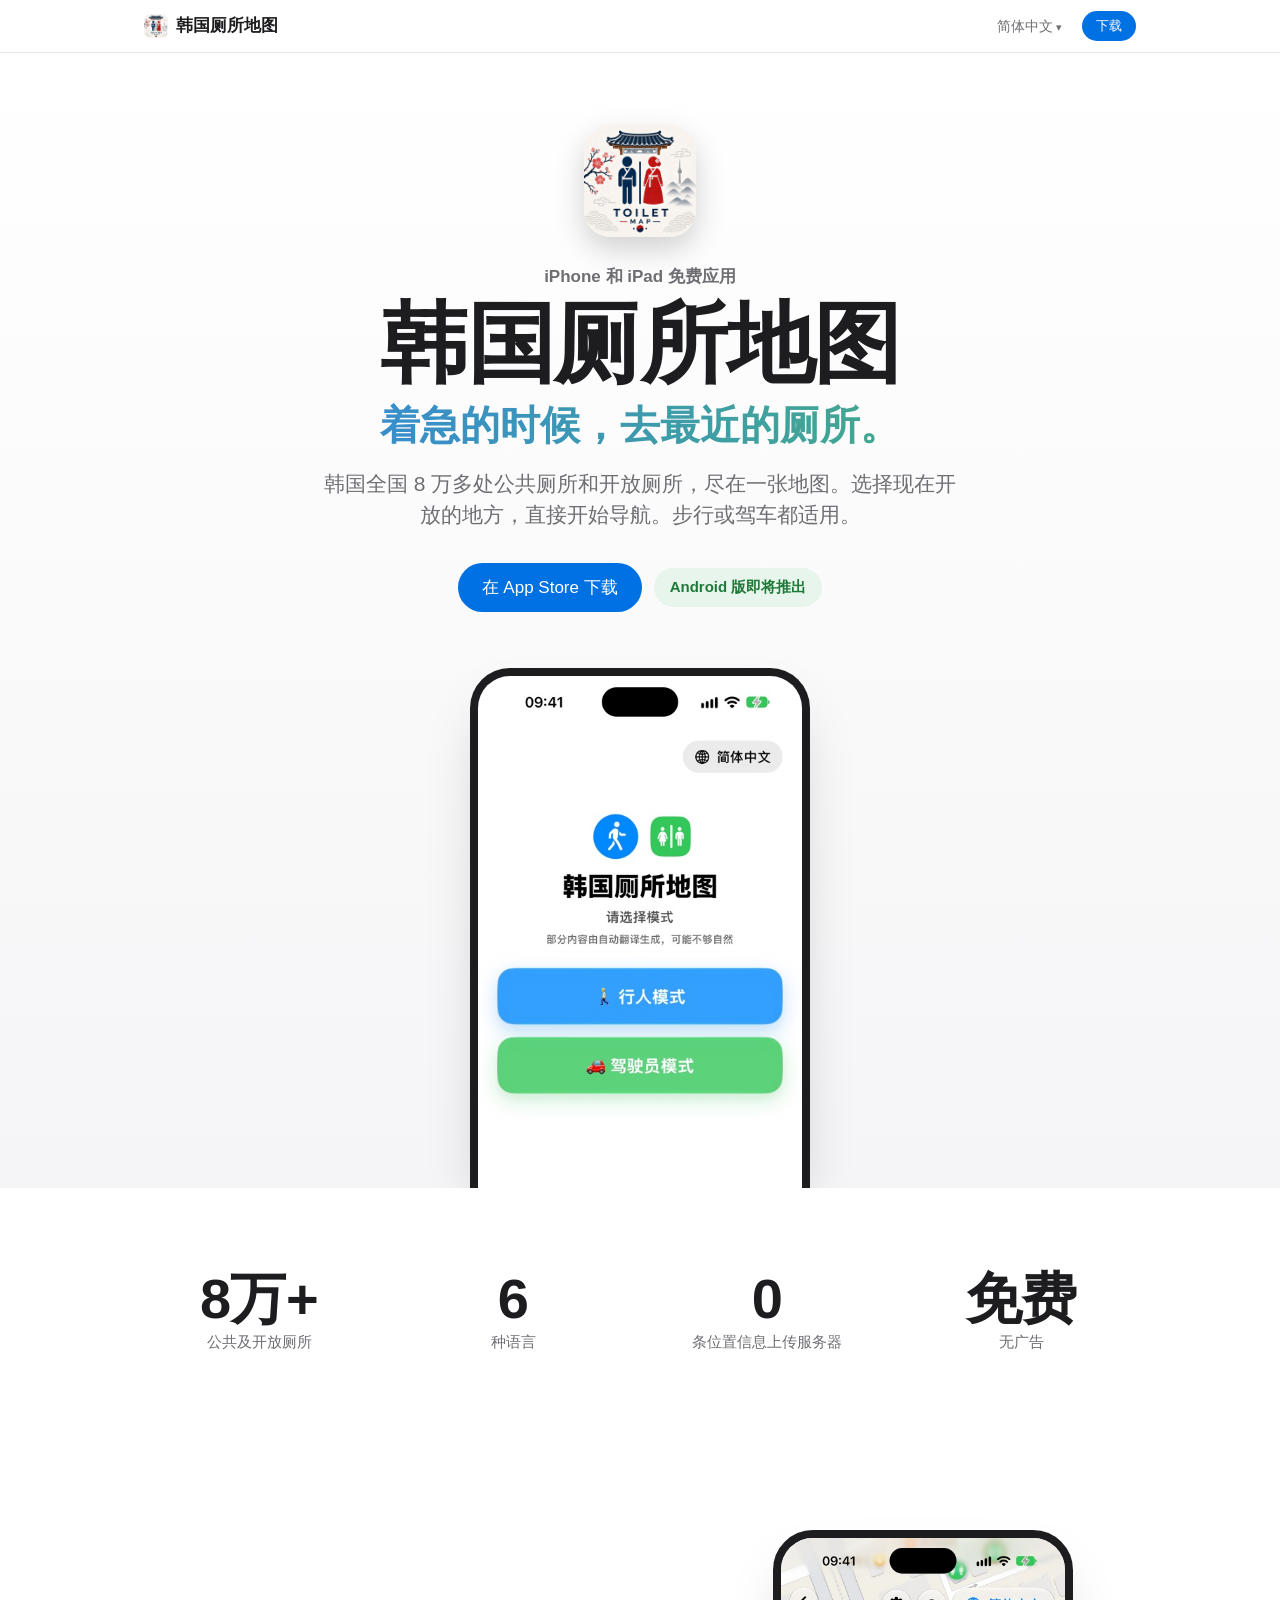
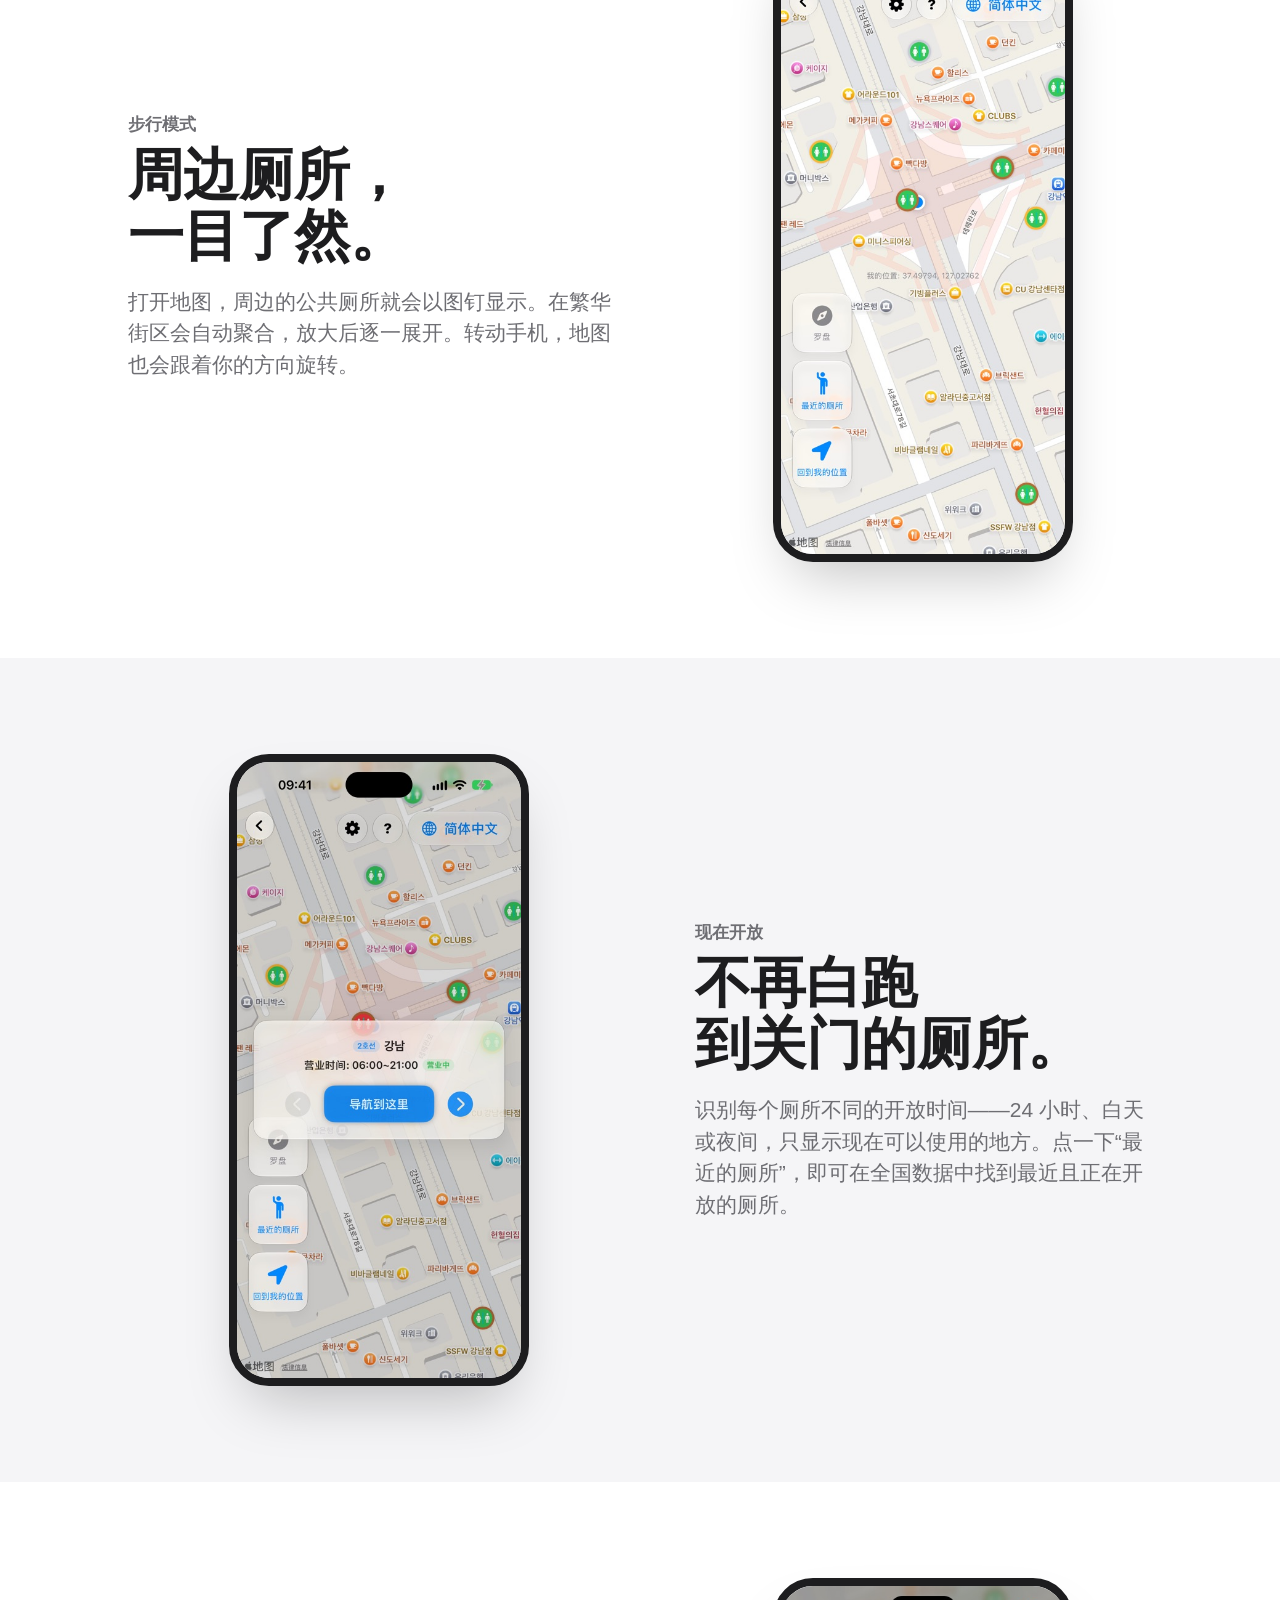
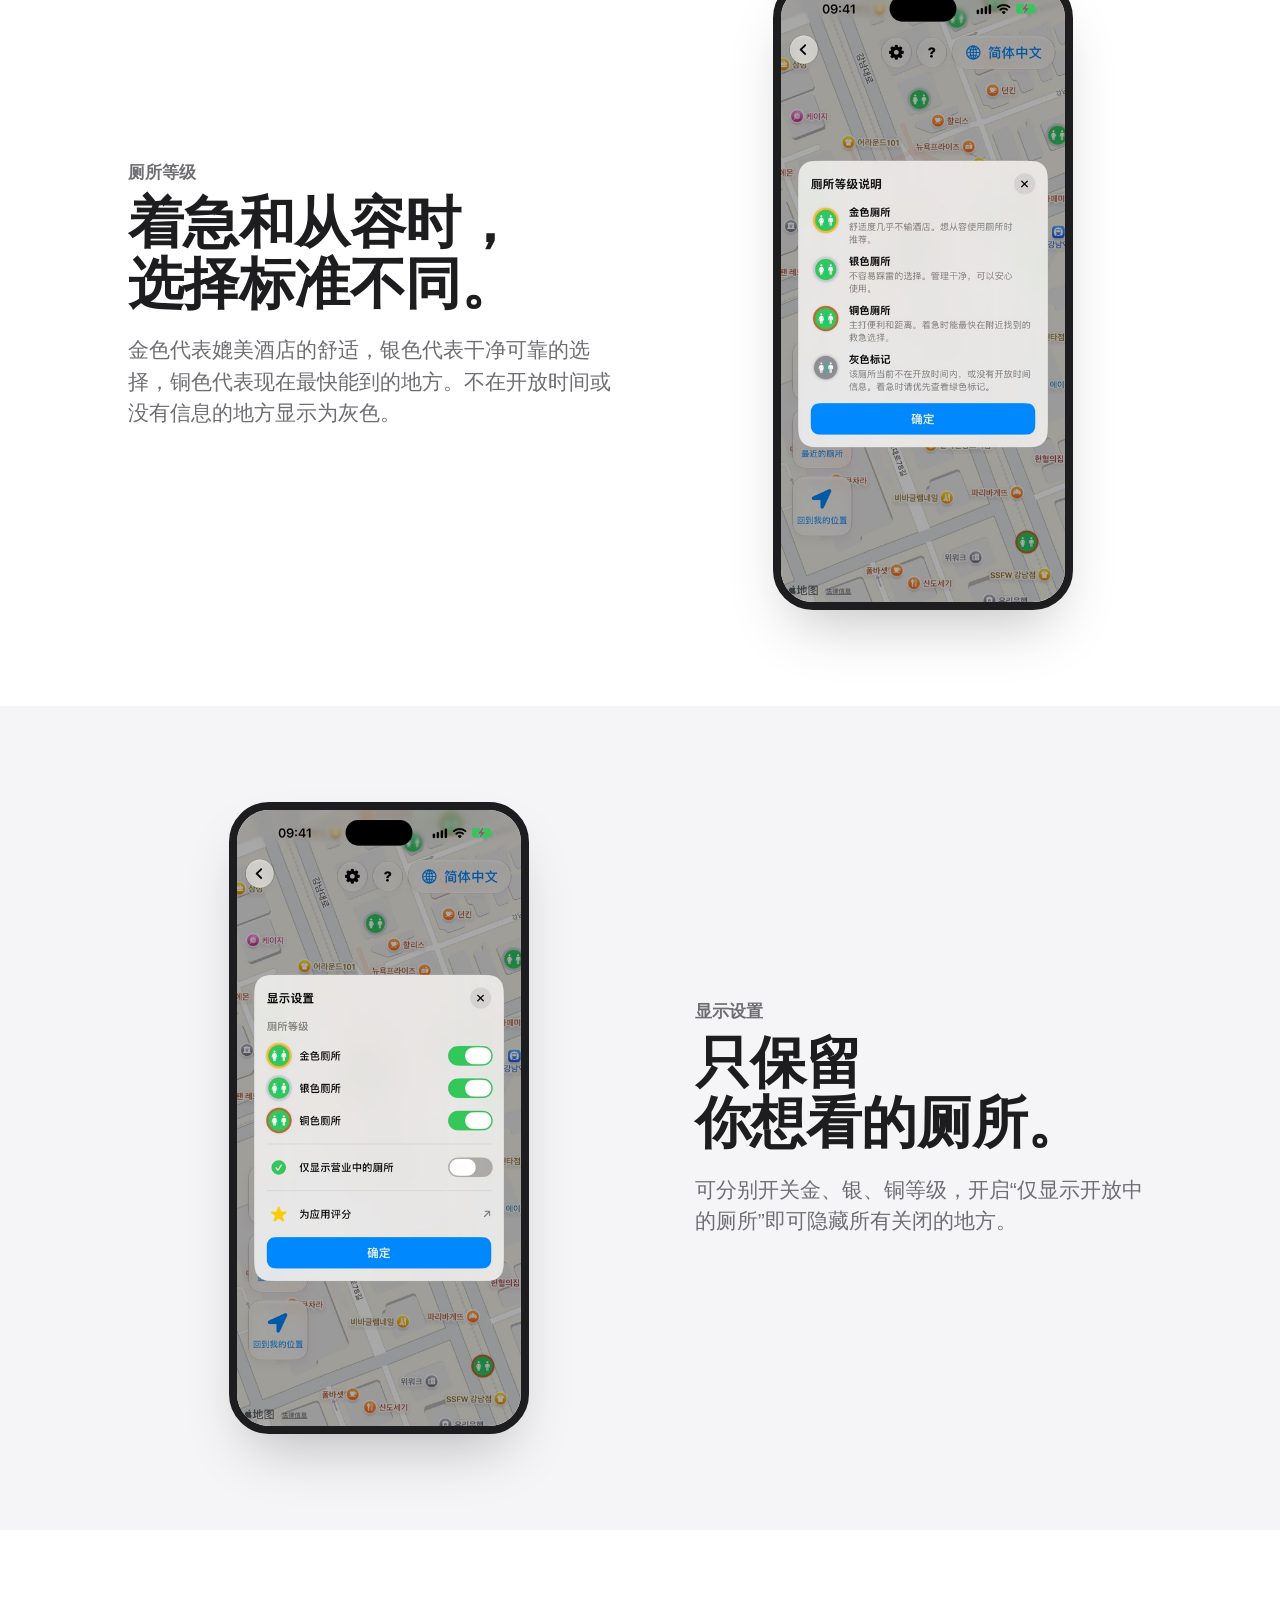
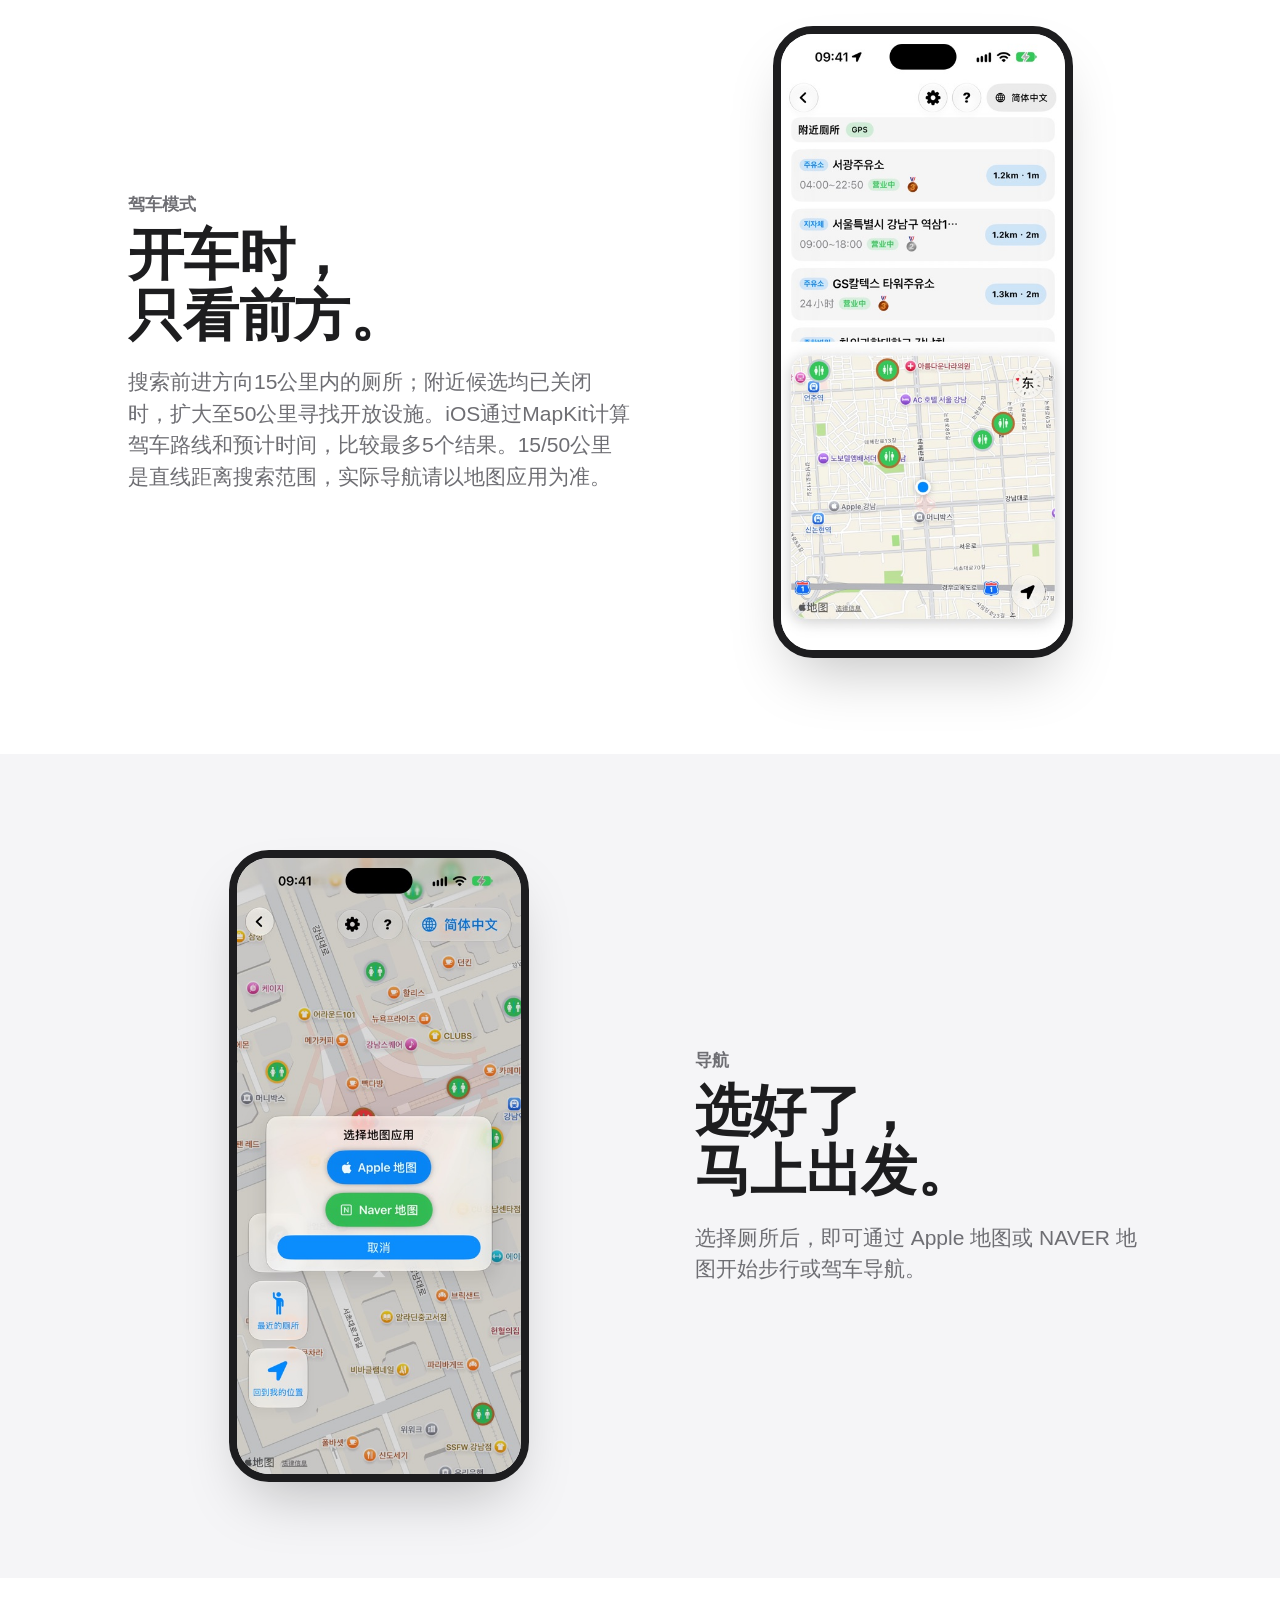
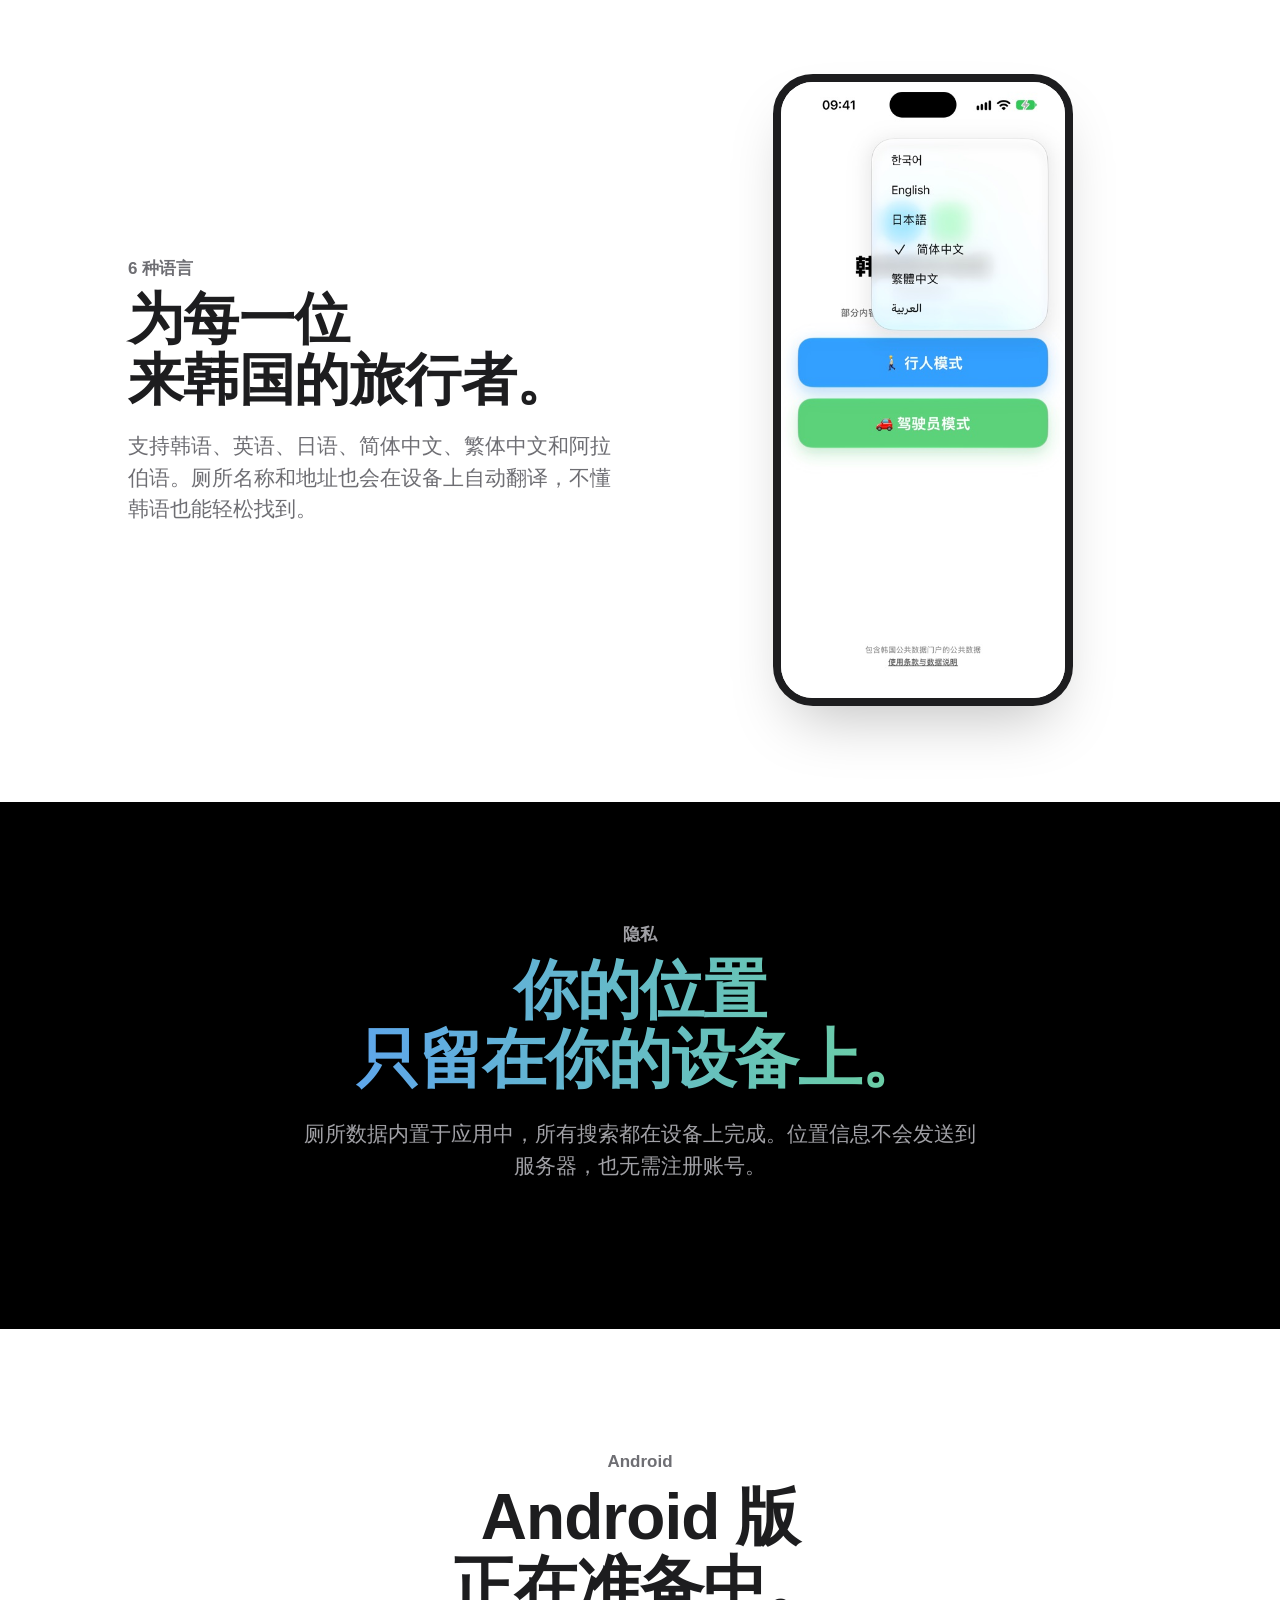
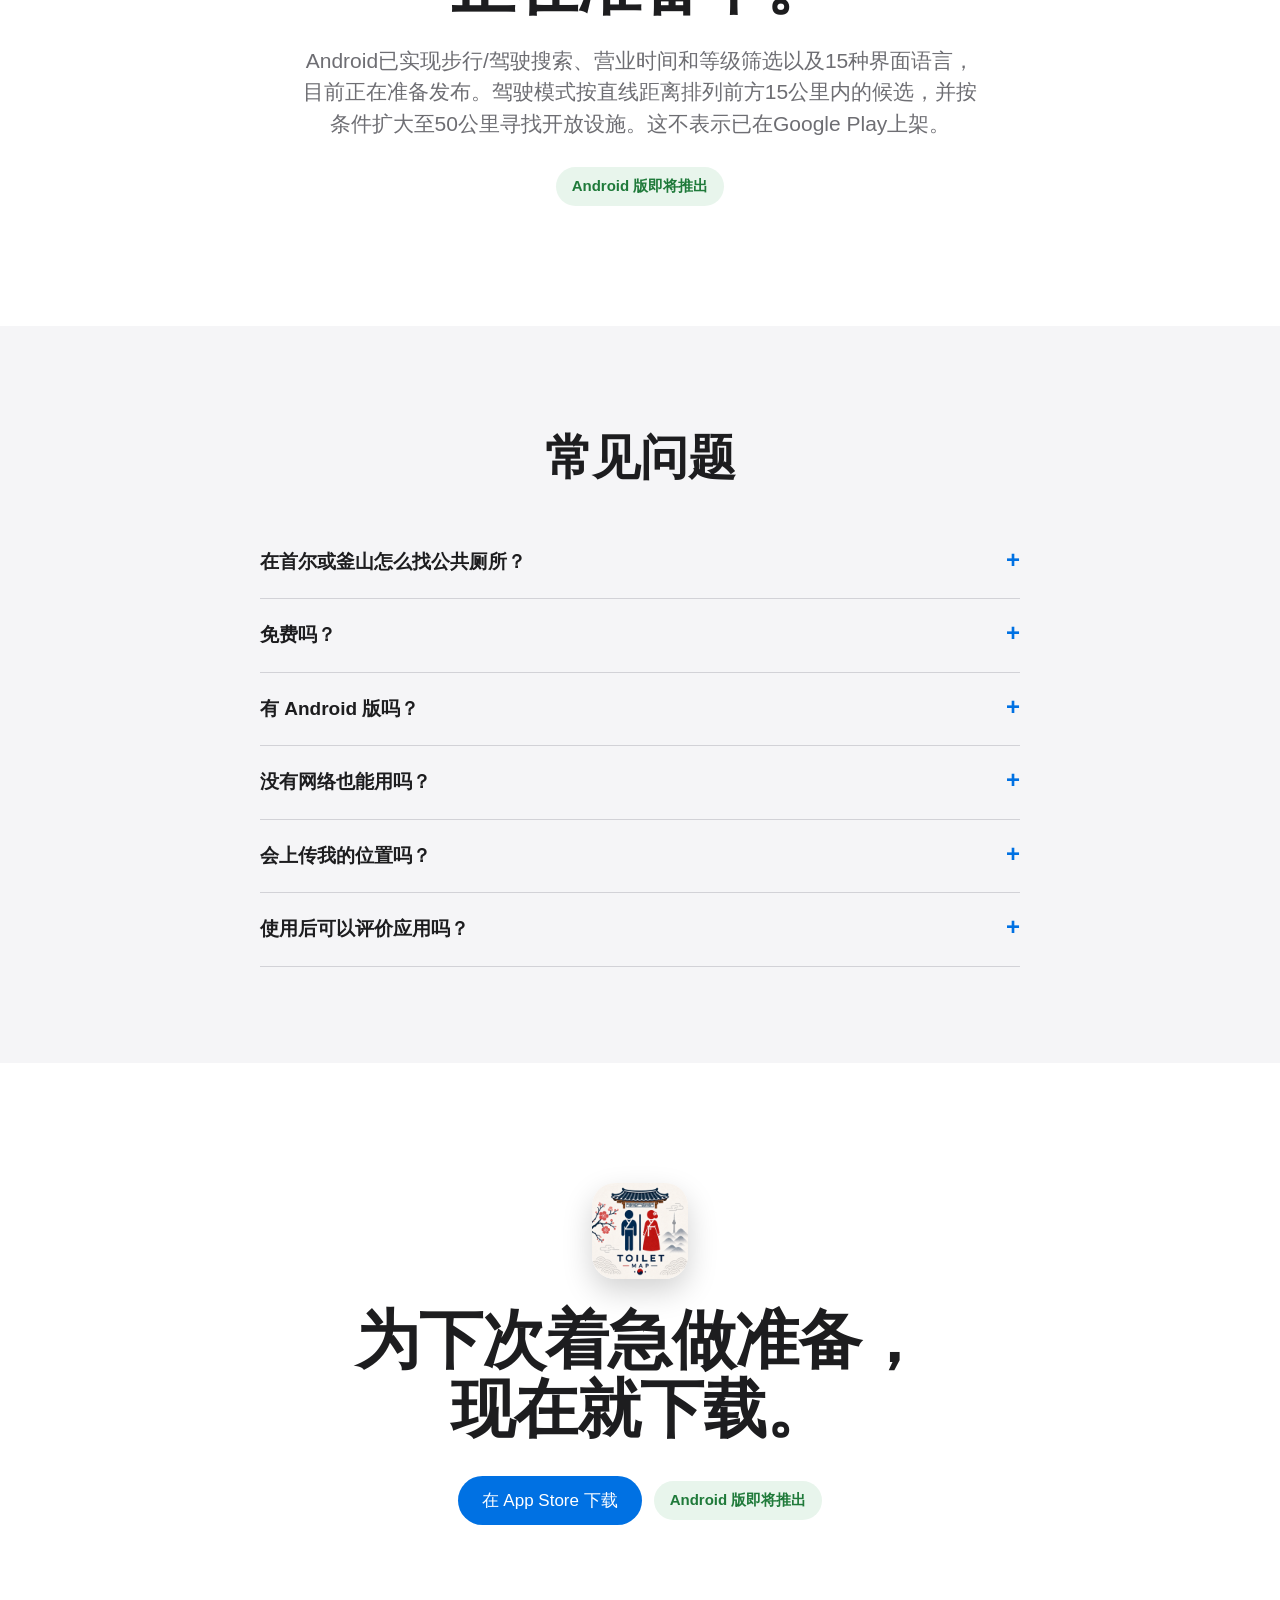
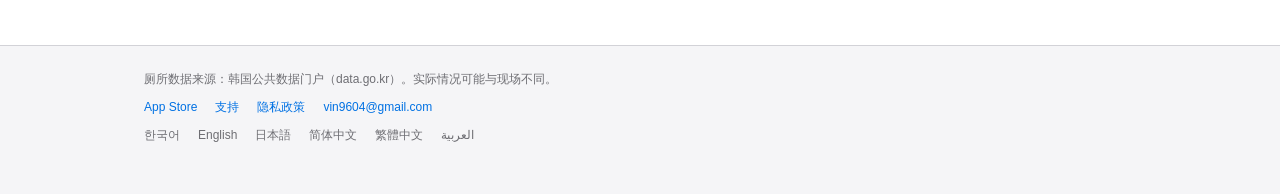
<file: zh-hans/index.html>
<!doctype html>
<html lang="zh-Hans" dir="ltr">
<head>
  <meta charset="utf-8">
  <meta name="viewport" content="width=device-width, initial-scale=1">
  <title>韩国厕所地图 – 在韩国查找附近的公共厕所</title>
  <meta name="description" content="在韩国旅行时快速找到最近公共厕所的免费 iPhone 应用。收录全国 8 万多处公共厕所的位置、开放时间和当前是否开放，并可通过 Apple 地图或 NAVER 地图导航。支持简体中文。Android 版即将推出。">
  <meta name="google-site-verification" content="oETRYkwIcoDuoWhxBOWADZcUn26wSy2GxtWTHTejkbM">
  <meta name="apple-itunes-app" content="app-id=6810489980">
  <meta name="theme-color" content="#ffffff">
  <link rel="canonical" href="https://fortranmentis.github.io/Korea-Toilet-Map/zh-hans/">
  <link rel="alternate" hreflang="ko" href="https://fortranmentis.github.io/Korea-Toilet-Map/">
  <link rel="alternate" hreflang="en" href="https://fortranmentis.github.io/Korea-Toilet-Map/en/">
  <link rel="alternate" hreflang="ja" href="https://fortranmentis.github.io/Korea-Toilet-Map/ja/">
  <link rel="alternate" hreflang="zh-Hans" href="https://fortranmentis.github.io/Korea-Toilet-Map/zh-hans/">
  <link rel="alternate" hreflang="zh-Hant" href="https://fortranmentis.github.io/Korea-Toilet-Map/zh-hant/">
  <link rel="alternate" hreflang="ar" href="https://fortranmentis.github.io/Korea-Toilet-Map/ar/">
  <link rel="alternate" hreflang="x-default" href="https://fortranmentis.github.io/Korea-Toilet-Map/en/">
  <meta property="og:type" content="website">
  <meta property="og:title" content="韩国厕所地图 – 在韩国查找附近的公共厕所">
  <meta property="og:description" content="在韩国旅行时快速找到最近公共厕所的免费 iPhone 应用。收录全国 8 万多处公共厕所的位置、开放时间和当前是否开放，并可通过 Apple 地图或 NAVER 地图导航。支持简体中文。Android 版即将推出。">
  <meta property="og:url" content="https://fortranmentis.github.io/Korea-Toilet-Map/zh-hans/">
  <meta property="og:image" content="https://fortranmentis.github.io/Korea-Toilet-Map/assets/icon-256.png">
  <meta name="twitter:card" content="summary">
  <link rel="icon" href="../assets/favicon.png">
  <link rel="apple-touch-icon" href="../assets/apple-touch-icon.png">
  <link rel="stylesheet" href="../landing.css?v=11448fb6">
  <script type="application/ld+json">{"@context": "https://schema.org", "@type": "MobileApplication", "name": "韩国厕所地图", "alternateName": ["Korea Toilet Map", "helppoopy"], "description": "在韩国旅行时快速找到最近公共厕所的免费 iPhone 应用。收录全国 8 万多处公共厕所的位置、开放时间和当前是否开放，并可通过 Apple 地图或 NAVER 地图导航。支持简体中文。Android 版即将推出。", "operatingSystem": "iOS 26.0+", "applicationCategory": "TravelApplication", "inLanguage": ["ko", "en", "ja", "zh-Hans", "zh-Hant", "ar"], "url": "https://fortranmentis.github.io/Korea-Toilet-Map/zh-hans/", "downloadUrl": "https://apps.apple.com/app/id6810489980", "image": "https://fortranmentis.github.io/Korea-Toilet-Map/assets/icon-256.png", "screenshot": ["https://fortranmentis.github.io/Korea-Toilet-Map/assets/zh-hans/screen-7577.jpg", "https://fortranmentis.github.io/Korea-Toilet-Map/assets/zh-hans/screen-7580.jpg", "https://fortranmentis.github.io/Korea-Toilet-Map/assets/zh-hans/screen-7583.jpg", "https://fortranmentis.github.io/Korea-Toilet-Map/assets/zh-hans/screen-7582.jpg", "https://fortranmentis.github.io/Korea-Toilet-Map/assets/zh-hans/screen-7581.jpg", "https://fortranmentis.github.io/Korea-Toilet-Map/assets/zh-hans/screen-7585.jpg", "https://fortranmentis.github.io/Korea-Toilet-Map/assets/zh-hans/screen-7584.jpg", "https://fortranmentis.github.io/Korea-Toilet-Map/assets/zh-hans/screen-7578.jpg"], "offers": {"@type": "Offer", "price": "0", "priceCurrency": "KRW"}}</script>
</head>
<body>
  <header class="globalnav">
    <div class="globalnav-inner">
      <a class="brand" href="../"><img src="../assets/favicon.png" alt="" width="24" height="24">韩国厕所地图</a>
      <div class="globalnav-actions">
        <details class="langmenu">
          <summary aria-label="语言">简体中文</summary>
          <nav aria-label="语言">
          <a href=".././" hreflang="ko" lang="ko">한국어</a>
          <a href="../en/" hreflang="en" lang="en">English</a>
          <a href="../ja/" hreflang="ja" lang="ja">日本語</a>
          <a href="../zh-hans/" hreflang="zh-Hans" lang="zh-Hans" aria-current="page">简体中文</a>
          <a href="../zh-hant/" hreflang="zh-Hant" lang="zh-Hant">繁體中文</a>
          <a href="../ar/" hreflang="ar" lang="ar">العربية</a>
          </nav>
        </details>
        <a class="button small" href="https://apps.apple.com/app/id6810489980">下载</a>
      </div>
    </div>
  </header>

  <main>
    <section class="hero">
      <img class="app-icon" src="../assets/icon-256.png" alt="" width="112" height="112">
      <p class="eyebrow">iPhone 和 iPad 免费应用</p>
      <h1>韩国厕所地图</h1>
      <p class="tagline">着急的时候，去最近的厕所。</p>
      <p class="lead">韩国全国 8 万多处公共厕所和开放厕所，尽在一张地图。选择现在开放的地方，直接开始导航。步行或驾车都适用。</p>
      <div class="cta-row">
        <a class="button" href="https://apps.apple.com/app/id6810489980">在 App Store 下载</a>
        <span class="badge">Android 版即将推出</span>
      </div>
      <img class="phone hero-phone" src="../assets/zh-hans/screen-7577.jpg" alt="韩国厕所地图的模式选择界面" width="461" height="1000">
    </section>

    <section class="stats">
      <div class="stat"><strong>8万+</strong><span>公共及开放厕所</span></div>
      <div class="stat"><strong>6</strong><span>种语言</span></div>
      <div class="stat"><strong>0</strong><span>条位置信息上传服务器</span></div>
      <div class="stat"><strong>免费</strong><span>无广告</span></div>
    </section>

    <section class="feature">
      <div class="feature-inner">
        <div class="feature-copy">
          <p class="eyebrow">步行模式</p>
          <h2>周边厕所，<br>一目了然。</h2>
          <p>打开地图，周边的公共厕所就会以图钉显示。在繁华街区会自动聚合，放大后逐一展开。转动手机，地图也会跟着你的方向旋转。</p>
        </div>
        <img class="phone" src="../assets/zh-hans/screen-7580.jpg" alt="首尔江南站周边公共厕所地图" width="461" height="1000" loading="lazy">
      </div>
    </section>
    <section class="feature alt">
      <div class="feature-inner">
        <div class="feature-copy">
          <p class="eyebrow">现在开放</p>
          <h2>不再白跑<br>到关门的厕所。</h2>
          <p>识别每个厕所不同的开放时间——24 小时、白天或夜间，只显示现在可以使用的地方。点一下“最近的厕所”，即可在全国数据中找到最近且正在开放的厕所。</p>
        </div>
        <img class="phone" src="../assets/zh-hans/screen-7583.jpg" alt="江南站地下商街厕所开放时间与导航按钮" width="461" height="1000" loading="lazy">
      </div>
    </section>
    <section class="feature">
      <div class="feature-inner">
        <div class="feature-copy">
          <p class="eyebrow">厕所等级</p>
          <h2>着急和从容时，<br>选择标准不同。</h2>
          <p>金色代表媲美酒店的舒适，银色代表干净可靠的选择，铜色代表现在最快能到的地方。不在开放时间或没有信息的地方显示为灰色。</p>
        </div>
        <img class="phone" src="../assets/zh-hans/screen-7582.jpg" alt="金、银、铜厕所等级说明" width="461" height="1000" loading="lazy">
      </div>
    </section>
    <section class="feature alt">
      <div class="feature-inner">
        <div class="feature-copy">
          <p class="eyebrow">显示设置</p>
          <h2>只保留<br>你想看的厕所。</h2>
          <p>可分别开关金、银、铜等级，开启“仅显示开放中的厕所”即可隐藏所有关闭的地方。</p>
        </div>
        <img class="phone" src="../assets/zh-hans/screen-7581.jpg" alt="等级与开放中筛选设置" width="461" height="1000" loading="lazy">
      </div>
    </section>
    <section class="feature">
      <div class="feature-inner">
        <div class="feature-copy">
          <p class="eyebrow">驾车模式</p>
          <h2>开车时，<br>只看前方。</h2>
          <p>搜索前进方向15公里内的厕所；附近候选均已关闭时，扩大至50公里寻找开放设施。iOS通过MapKit计算驾车路线和预计时间，比较最多5个结果。15/50公里是直线距离搜索范围，实际导航请以地图应用为准。</p>
        </div>
        <img class="phone" src="../assets/zh-hans/screen-7585.jpg" alt="驾车模式前方厕所列表" width="461" height="1000" loading="lazy">
      </div>
    </section>
    <section class="feature alt">
      <div class="feature-inner">
        <div class="feature-copy">
          <p class="eyebrow">导航</p>
          <h2>选好了，<br>马上出发。</h2>
          <p>选择厕所后，即可通过 Apple 地图或 NAVER 地图开始步行或驾车导航。</p>
        </div>
        <img class="phone" src="../assets/zh-hans/screen-7584.jpg" alt="选择 Apple 地图或 NAVER 地图" width="461" height="1000" loading="lazy">
      </div>
    </section>
    <section class="feature">
      <div class="feature-inner">
        <div class="feature-copy">
          <p class="eyebrow">6 种语言</p>
          <h2>为每一位<br>来韩国的旅行者。</h2>
          <p>支持韩语、英语、日语、简体中文、繁体中文和阿拉伯语。厕所名称和地址也会在设备上自动翻译，不懂韩语也能轻松找到。</p>
        </div>
        <img class="phone" src="../assets/zh-hans/screen-7578.jpg" alt="语言菜单" width="461" height="1000" loading="lazy">
      </div>
    </section>

    <section class="statement dark">
      <p class="eyebrow">隐私</p>
      <h2>你的位置<br>只留在你的设备上。</h2>
      <p>厕所数据内置于应用中，所有搜索都在设备上完成。位置信息不会发送到服务器，也无需注册账号。</p>
    </section>

    <section class="statement" id="android">
      <p class="eyebrow">Android</p>
      <h2>Android 版<br>正在准备中。</h2>
      <p>Android已实现步行/驾驶搜索、营业时间和等级筛选以及15种界面语言，目前正在准备发布。驾驶模式按直线距离排列前方15公里内的候选，并按条件扩大至50公里寻找开放设施。这不表示已在Google Play上架。</p>
      <span class="badge">Android 版即将推出</span>
    </section>

    <section class="faq">
      <div class="faq-inner">
        <h2>常见问题</h2>
        <details><summary>在首尔或釜山怎么找公共厕所？</summary><p>打开应用，点击“最近的厕所”，即可在韩国任何地方找到离你最近且正在开放的公共厕所，包括地铁站、公园、公共机构和加油站等。</p></details>
        <details><summary>免费吗？</summary><p>是的，可在 App Store 免费下载，且没有广告。</p></details>
        <details><summary>有 Android 版吗？</summary><p>目前提供 iPhone 和 iPad 版本，Android 版即将推出。</p></details>
        <details><summary>没有网络也能用吗？</summary><p>厕所数据内置于应用中，周边搜索在设备上完成。地图显示和导航需要网络。</p></details>
        <details><summary>会上传我的位置吗？</summary><p>不会。位置信息只在设备上使用。</p></details>
        <details><summary>使用后可以评价应用吗？</summary><p>最新iOS源码包含设置中的评价入口，以及从导航返回后的评价请求。系统评价窗口由Apple决定是否显示，具体取决于已安装版本。</p></details>
      </div>
    </section>

    <section class="final">
      <img class="app-icon" src="../assets/icon-256.png" alt="" width="96" height="96">
      <h2>为下次着急做准备，<br>现在就下载。</h2>
      <div class="cta-row">
        <a class="button" href="https://apps.apple.com/app/id6810489980">在 App Store 下载</a>
        <span class="badge">Android 版即将推出</span>
      </div>
    </section>
  </main>

  <footer>
    <div class="footer-inner">
      <p>厕所数据来源：韩国公共数据门户（data.go.kr）。实际情况可能与现场不同。</p>
      <p class="footer-links"><a href="https://apps.apple.com/app/id6810489980">App Store</a><a href="../support.html">支持</a><a href="../privacy.html">隐私政策</a><a href="mailto:vin9604@gmail.com">vin9604@gmail.com</a></p>
      <p class="footer-langs"><a href=".././" hreflang="ko" lang="ko">한국어</a> <a href="../en/" hreflang="en" lang="en">English</a> <a href="../ja/" hreflang="ja" lang="ja">日本語</a> <a href="../zh-hans/" hreflang="zh-Hans" lang="zh-Hans">简体中文</a> <a href="../zh-hant/" hreflang="zh-Hant" lang="zh-Hant">繁體中文</a> <a href="../ar/" hreflang="ar" lang="ar">العربية</a></p>
    </div>
  </footer>
</body>
</html>
</file>
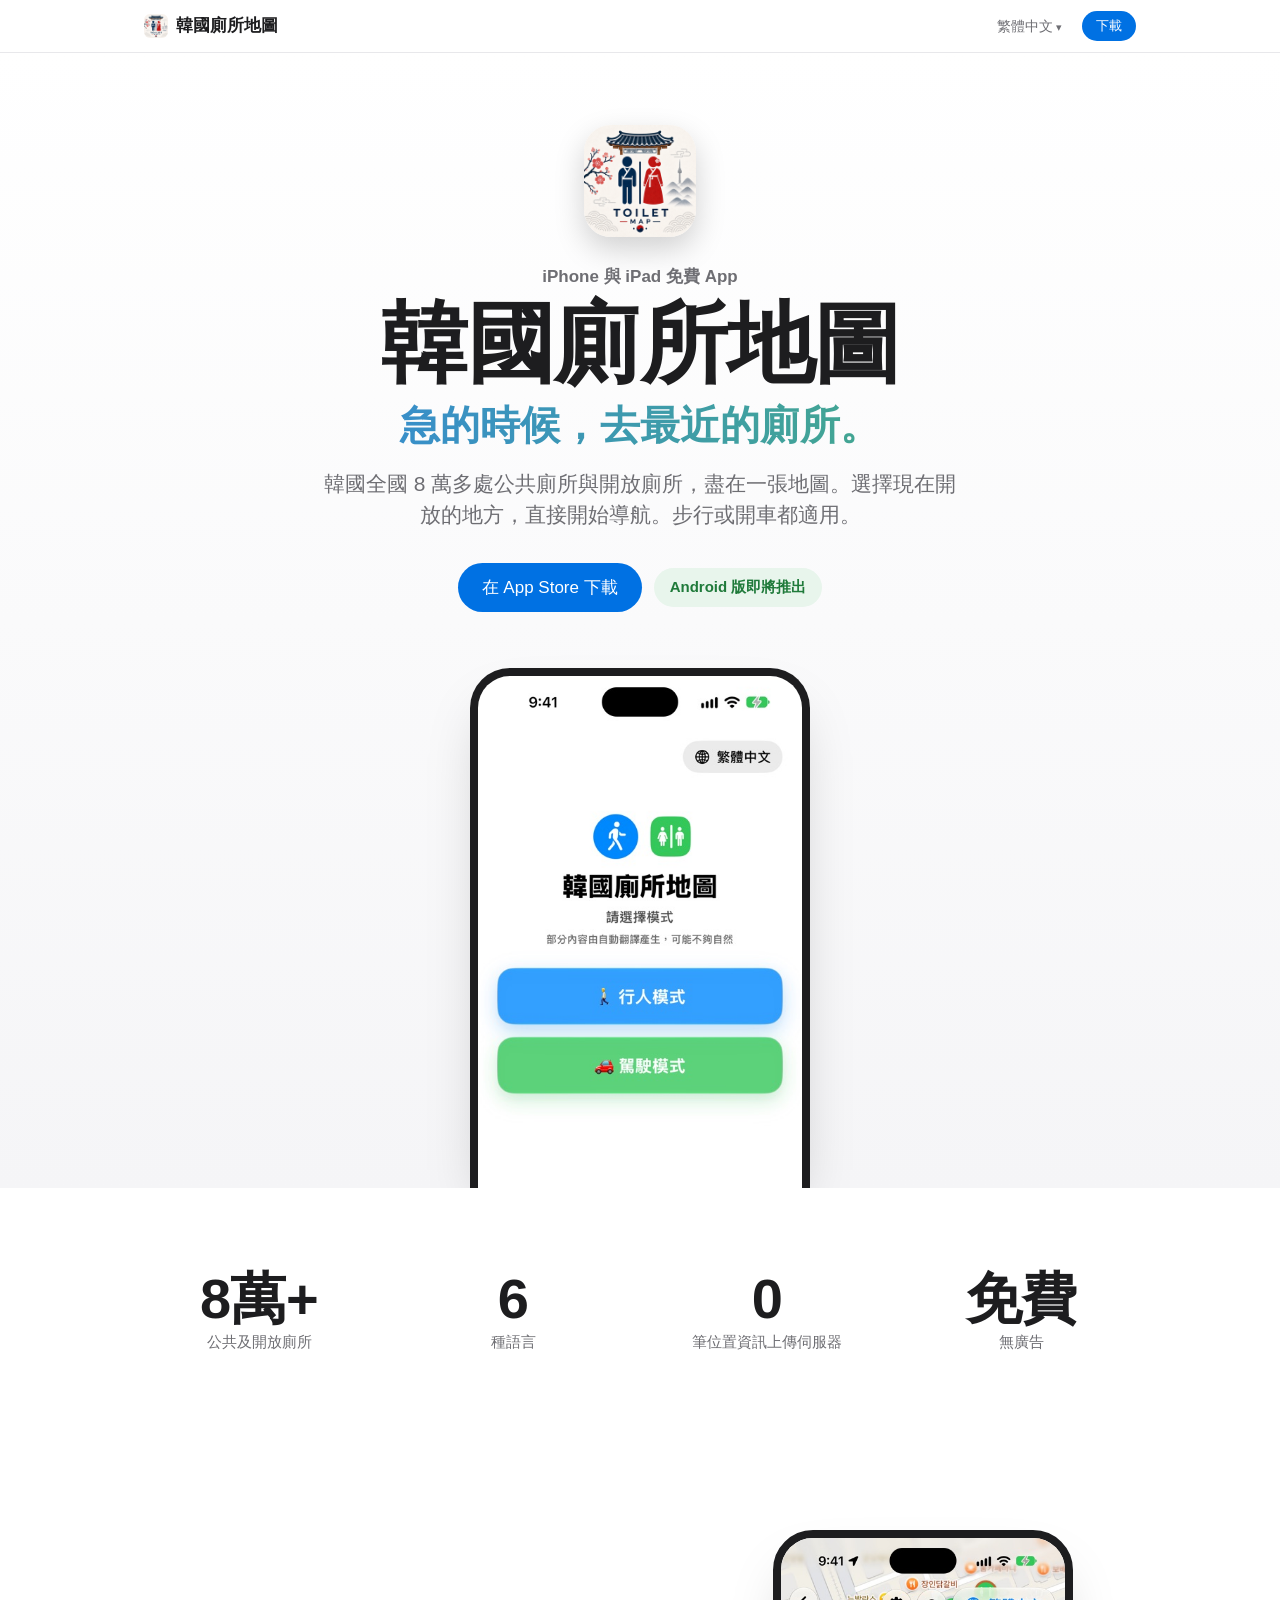
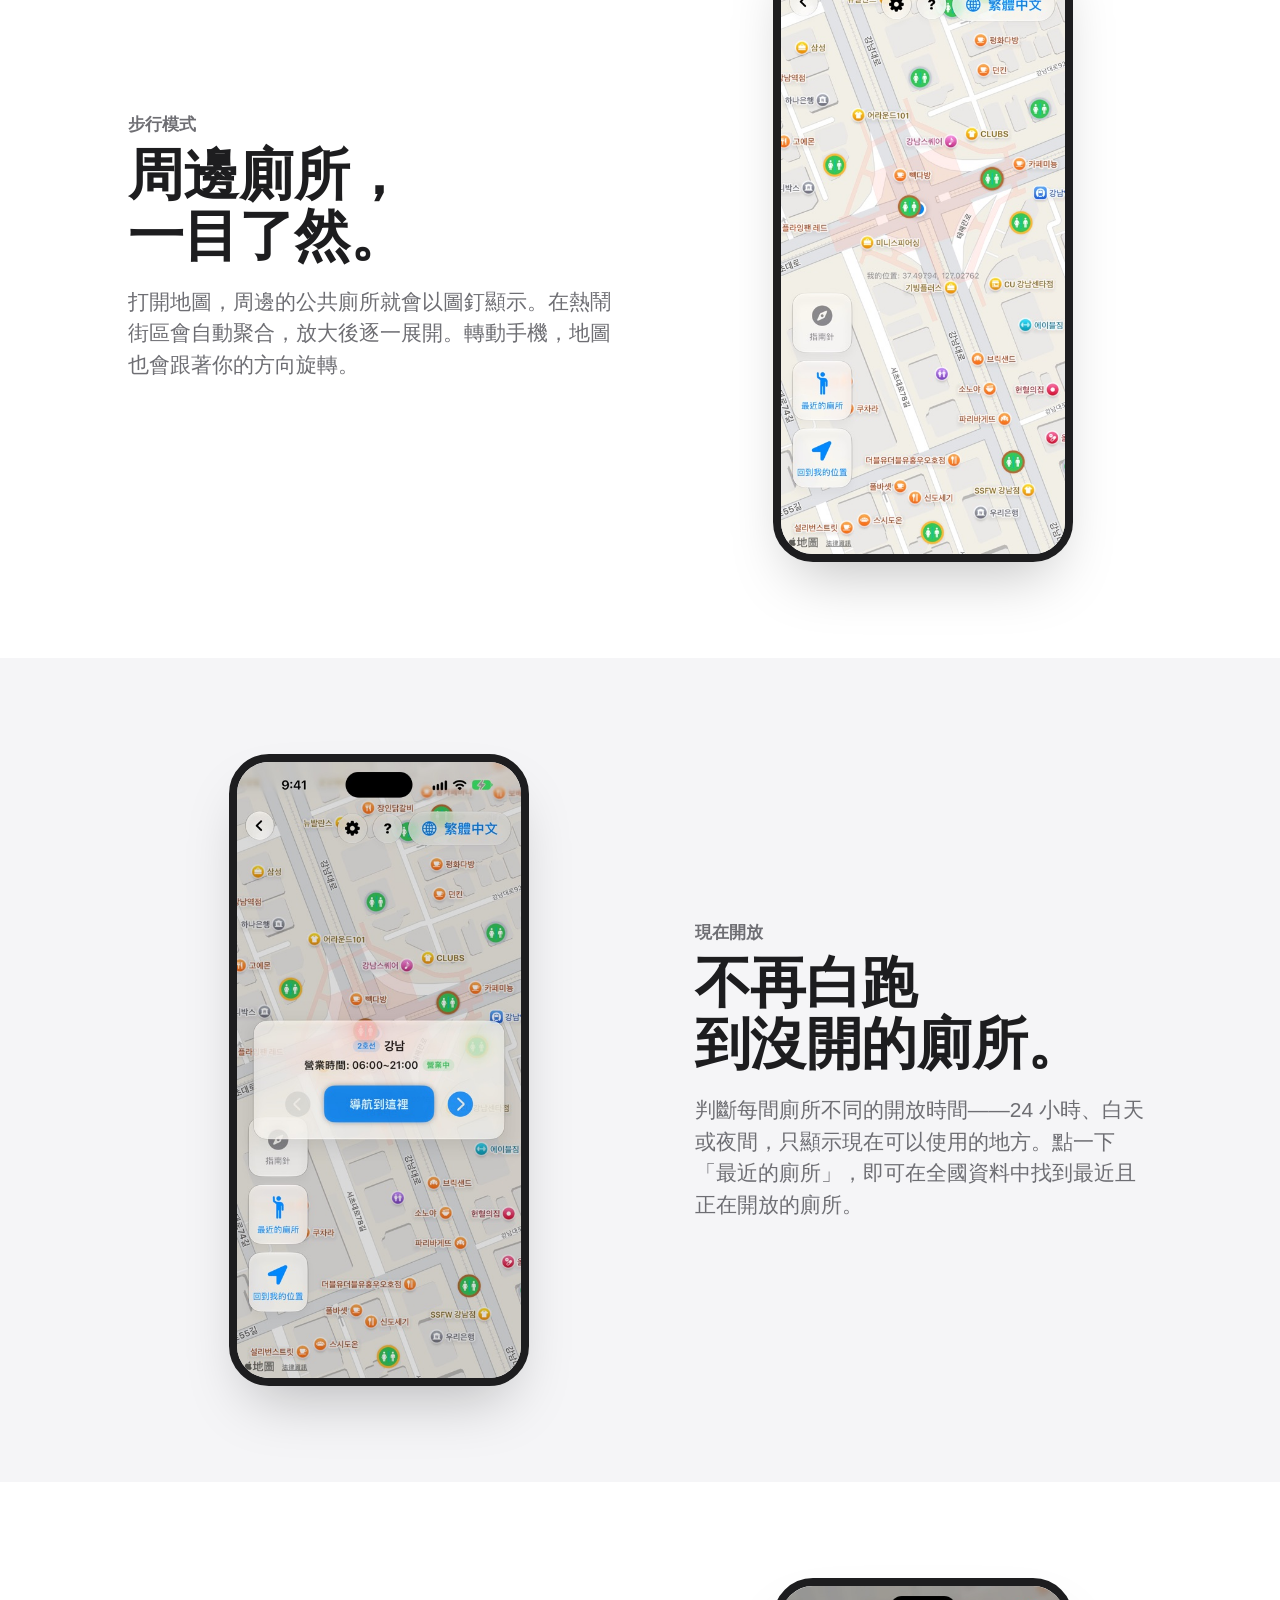
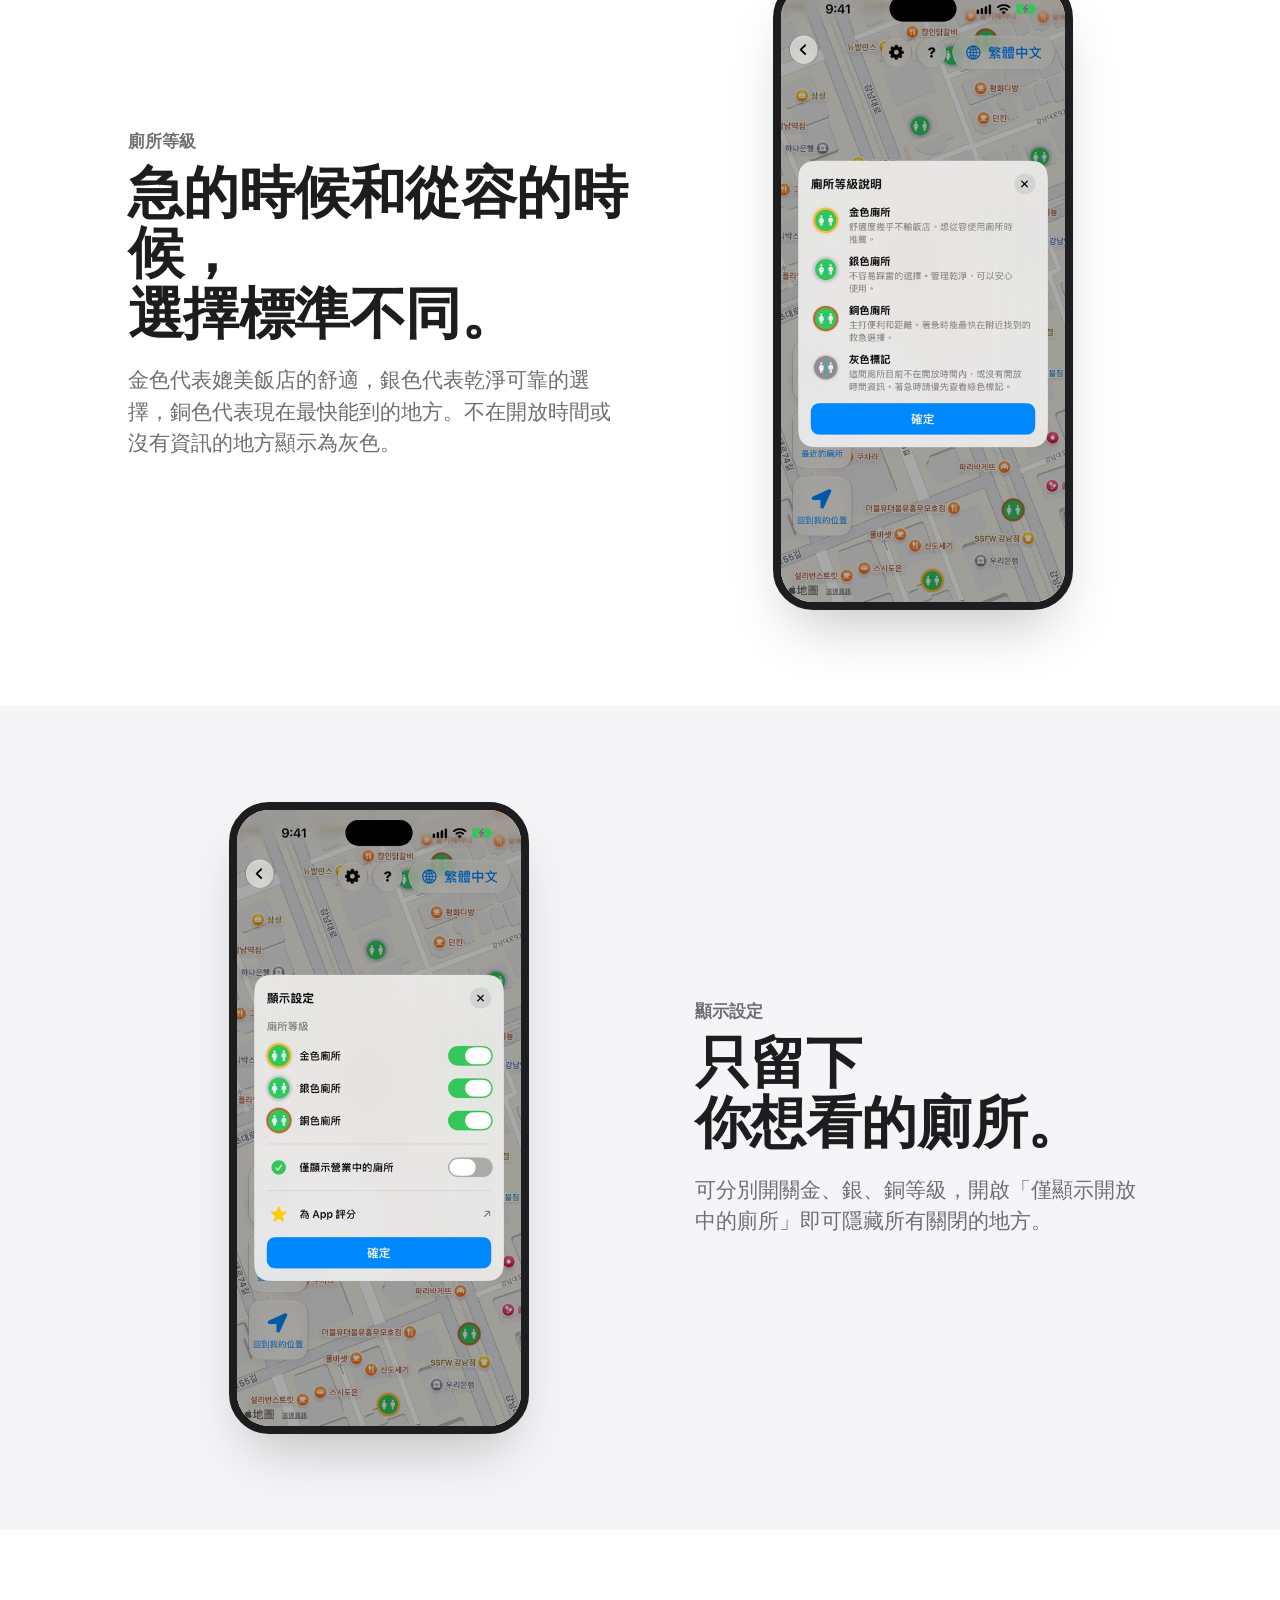
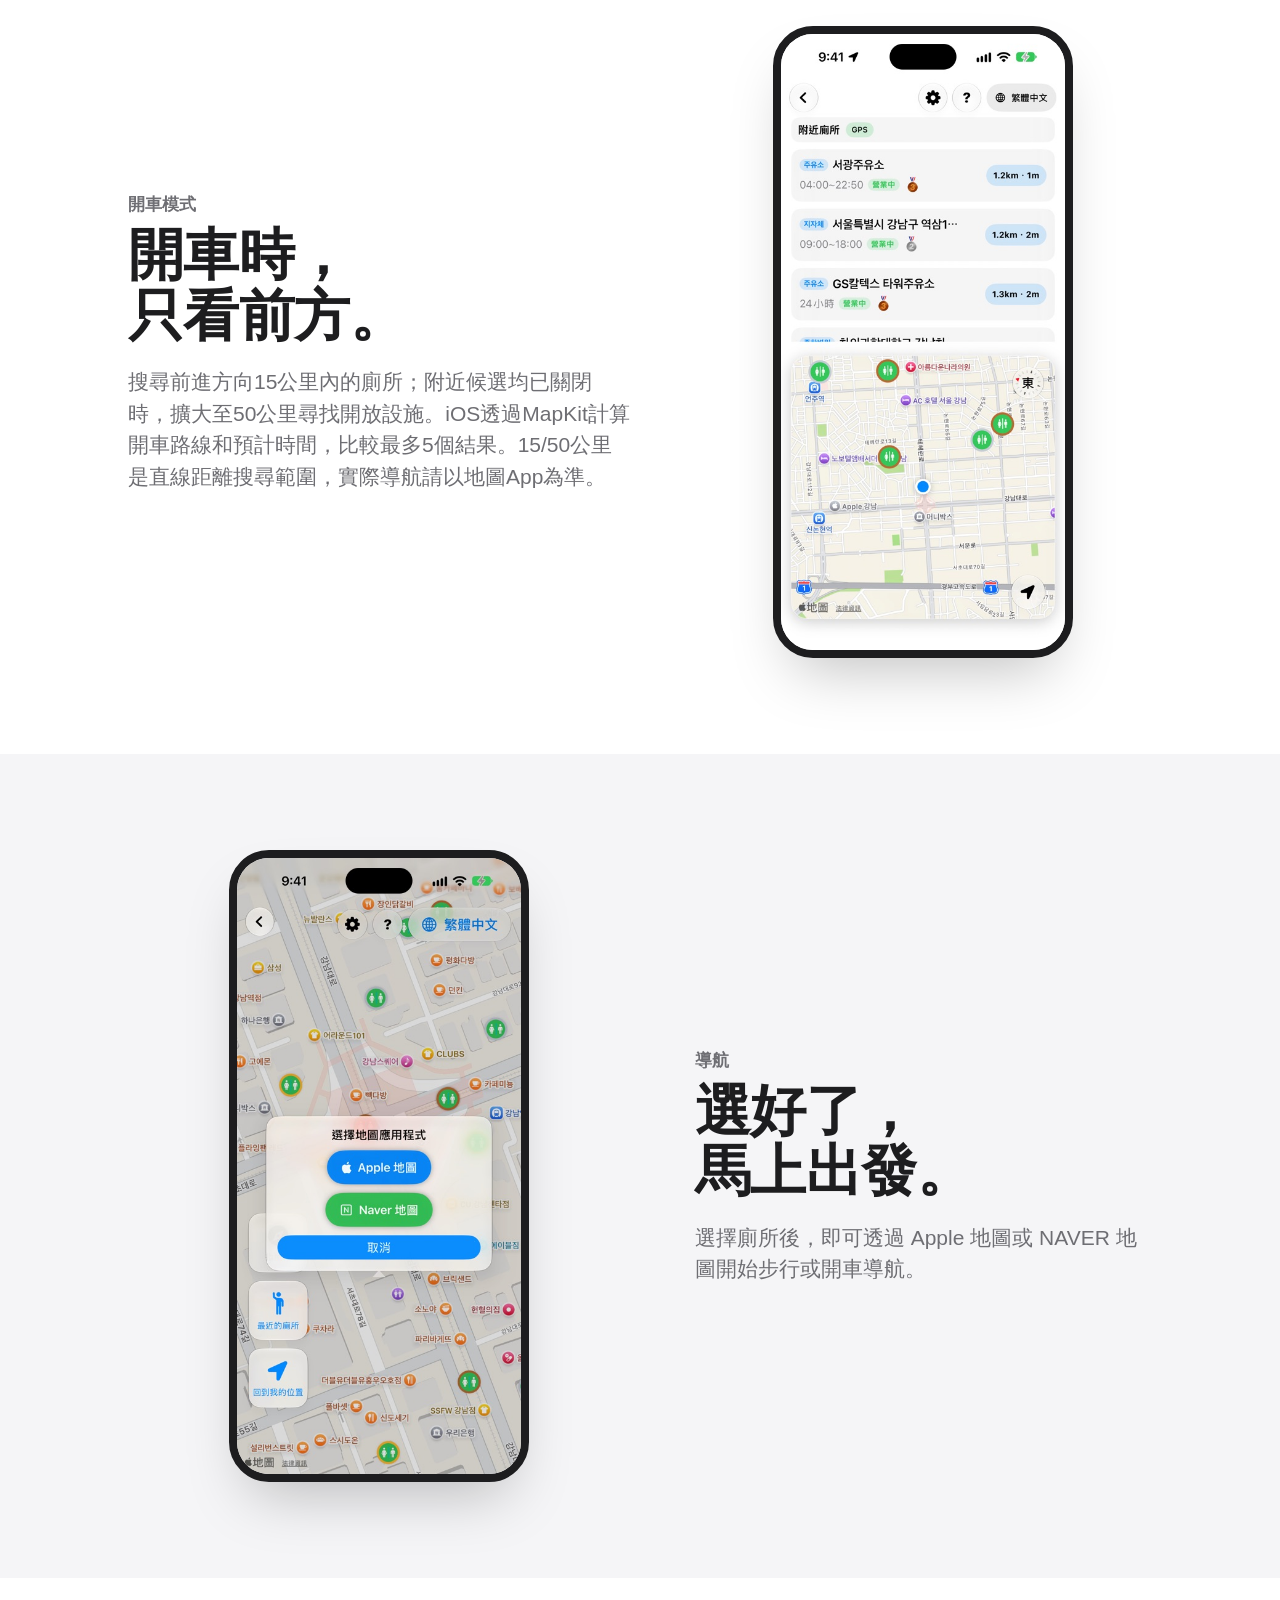
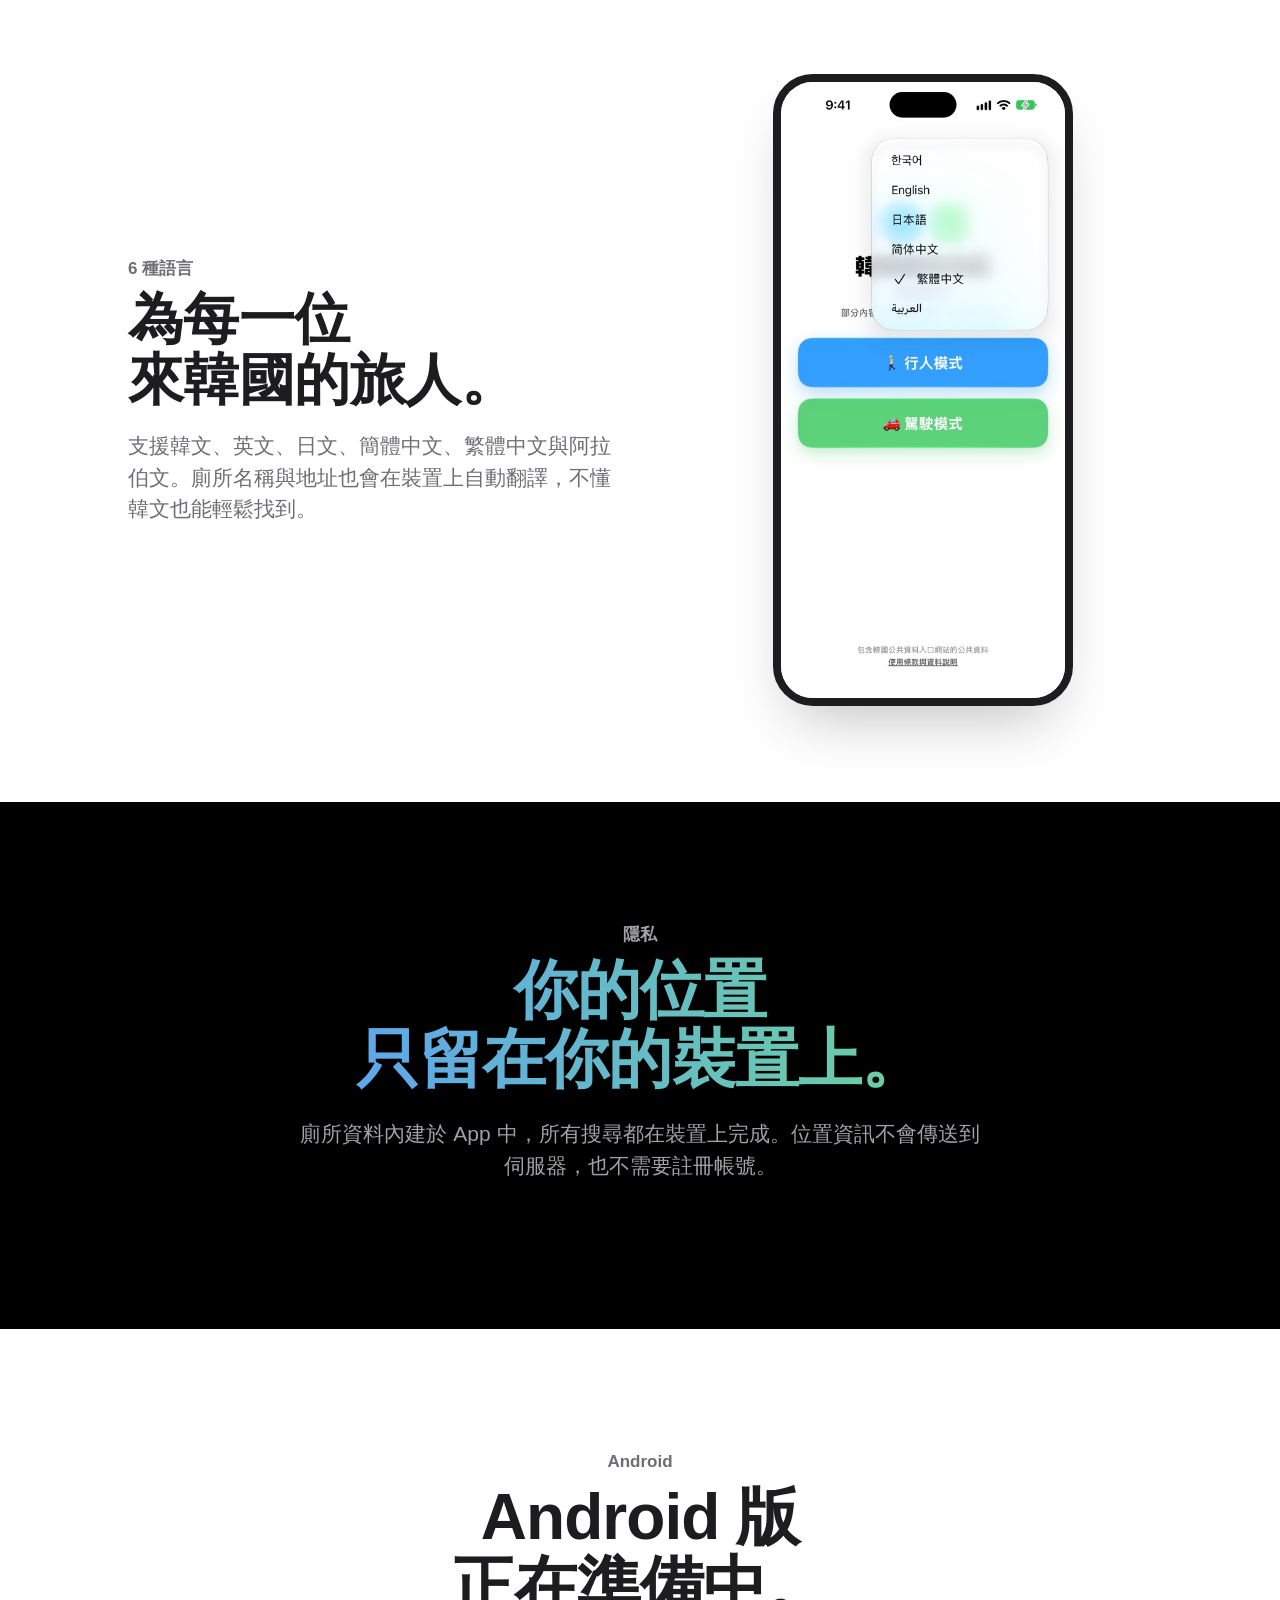
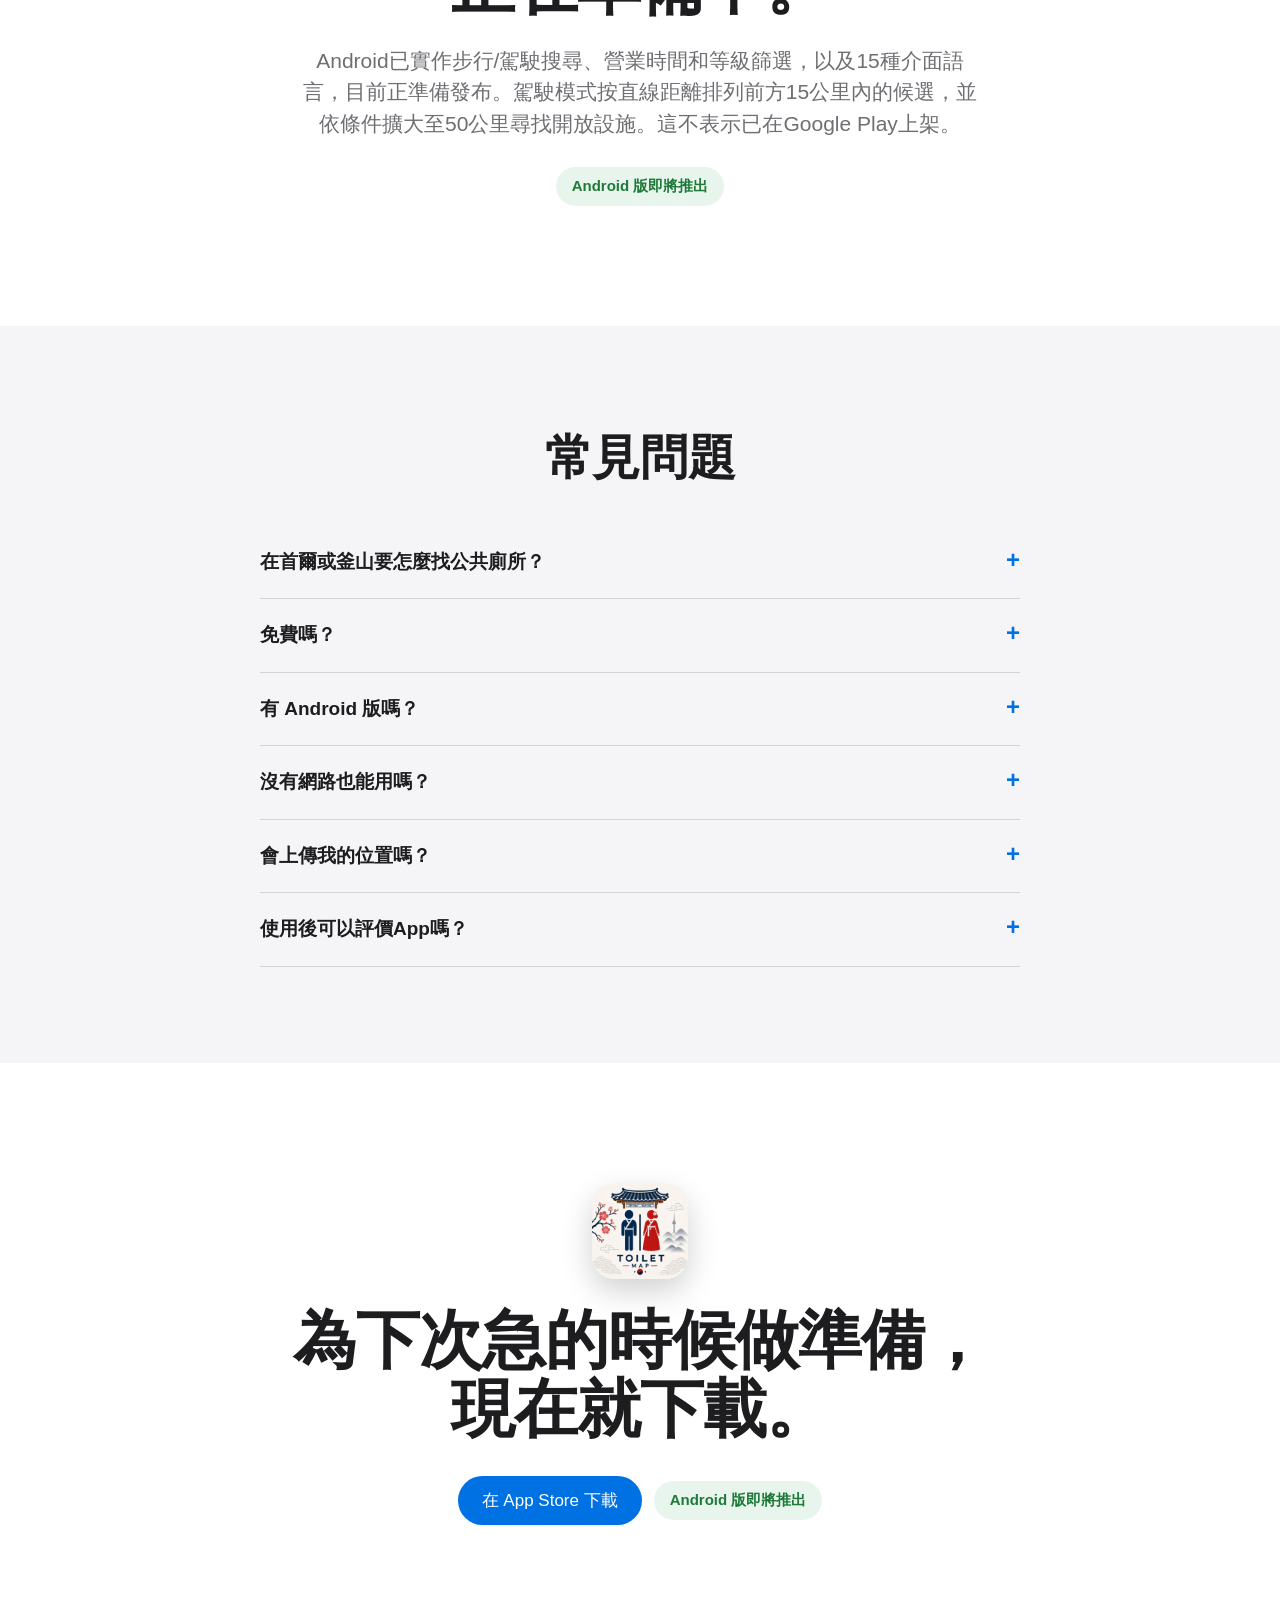
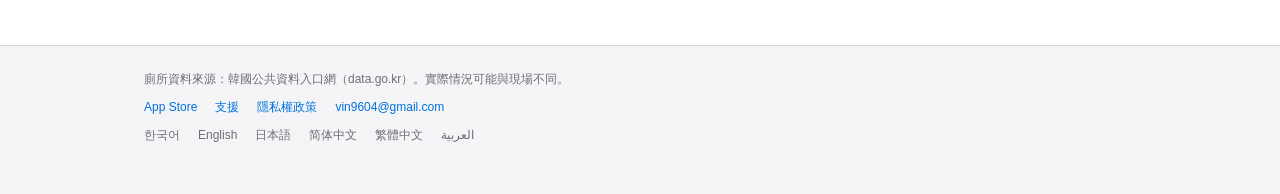
<file: zh-hant/index.html>
<!doctype html>
<html lang="zh-Hant" dir="ltr">
<head>
  <meta charset="utf-8">
  <meta name="viewport" content="width=device-width, initial-scale=1">
  <title>韓國廁所地圖 – 在韓國尋找附近的公共廁所</title>
  <meta name="description" content="在韓國旅遊時快速找到最近公共廁所的免費 iPhone App。收錄全國 8 萬多處公共廁所的位置、開放時間與目前是否開放，並可透過 Apple 地圖或 NAVER 地圖導航。支援繁體中文。Android 版即將推出。">
  <meta name="google-site-verification" content="oETRYkwIcoDuoWhxBOWADZcUn26wSy2GxtWTHTejkbM">
  <meta name="apple-itunes-app" content="app-id=6810489980">
  <meta name="theme-color" content="#ffffff">
  <link rel="canonical" href="https://fortranmentis.github.io/Korea-Toilet-Map/zh-hant/">
  <link rel="alternate" hreflang="ko" href="https://fortranmentis.github.io/Korea-Toilet-Map/">
  <link rel="alternate" hreflang="en" href="https://fortranmentis.github.io/Korea-Toilet-Map/en/">
  <link rel="alternate" hreflang="ja" href="https://fortranmentis.github.io/Korea-Toilet-Map/ja/">
  <link rel="alternate" hreflang="zh-Hans" href="https://fortranmentis.github.io/Korea-Toilet-Map/zh-hans/">
  <link rel="alternate" hreflang="zh-Hant" href="https://fortranmentis.github.io/Korea-Toilet-Map/zh-hant/">
  <link rel="alternate" hreflang="ar" href="https://fortranmentis.github.io/Korea-Toilet-Map/ar/">
  <link rel="alternate" hreflang="x-default" href="https://fortranmentis.github.io/Korea-Toilet-Map/en/">
  <meta property="og:type" content="website">
  <meta property="og:title" content="韓國廁所地圖 – 在韓國尋找附近的公共廁所">
  <meta property="og:description" content="在韓國旅遊時快速找到最近公共廁所的免費 iPhone App。收錄全國 8 萬多處公共廁所的位置、開放時間與目前是否開放，並可透過 Apple 地圖或 NAVER 地圖導航。支援繁體中文。Android 版即將推出。">
  <meta property="og:url" content="https://fortranmentis.github.io/Korea-Toilet-Map/zh-hant/">
  <meta property="og:image" content="https://fortranmentis.github.io/Korea-Toilet-Map/assets/icon-256.png">
  <meta name="twitter:card" content="summary">
  <link rel="icon" href="../assets/favicon.png">
  <link rel="apple-touch-icon" href="../assets/apple-touch-icon.png">
  <link rel="stylesheet" href="../landing.css?v=11448fb6">
  <script type="application/ld+json">{"@context": "https://schema.org", "@type": "MobileApplication", "name": "韓國廁所地圖", "alternateName": ["Korea Toilet Map", "helppoopy"], "description": "在韓國旅遊時快速找到最近公共廁所的免費 iPhone App。收錄全國 8 萬多處公共廁所的位置、開放時間與目前是否開放，並可透過 Apple 地圖或 NAVER 地圖導航。支援繁體中文。Android 版即將推出。", "operatingSystem": "iOS 26.0+", "applicationCategory": "TravelApplication", "inLanguage": ["ko", "en", "ja", "zh-Hans", "zh-Hant", "ar"], "url": "https://fortranmentis.github.io/Korea-Toilet-Map/zh-hant/", "downloadUrl": "https://apps.apple.com/app/id6810489980", "image": "https://fortranmentis.github.io/Korea-Toilet-Map/assets/icon-256.png", "screenshot": ["https://fortranmentis.github.io/Korea-Toilet-Map/assets/zh-hant/screen-7577.jpg", "https://fortranmentis.github.io/Korea-Toilet-Map/assets/zh-hant/screen-7580.jpg", "https://fortranmentis.github.io/Korea-Toilet-Map/assets/zh-hant/screen-7583.jpg", "https://fortranmentis.github.io/Korea-Toilet-Map/assets/zh-hant/screen-7582.jpg", "https://fortranmentis.github.io/Korea-Toilet-Map/assets/zh-hant/screen-7581.jpg", "https://fortranmentis.github.io/Korea-Toilet-Map/assets/zh-hant/screen-7585.jpg", "https://fortranmentis.github.io/Korea-Toilet-Map/assets/zh-hant/screen-7584.jpg", "https://fortranmentis.github.io/Korea-Toilet-Map/assets/zh-hant/screen-7578.jpg"], "offers": {"@type": "Offer", "price": "0", "priceCurrency": "KRW"}}</script>
</head>
<body>
  <header class="globalnav">
    <div class="globalnav-inner">
      <a class="brand" href="../"><img src="../assets/favicon.png" alt="" width="24" height="24">韓國廁所地圖</a>
      <div class="globalnav-actions">
        <details class="langmenu">
          <summary aria-label="語言">繁體中文</summary>
          <nav aria-label="語言">
          <a href=".././" hreflang="ko" lang="ko">한국어</a>
          <a href="../en/" hreflang="en" lang="en">English</a>
          <a href="../ja/" hreflang="ja" lang="ja">日本語</a>
          <a href="../zh-hans/" hreflang="zh-Hans" lang="zh-Hans">简体中文</a>
          <a href="../zh-hant/" hreflang="zh-Hant" lang="zh-Hant" aria-current="page">繁體中文</a>
          <a href="../ar/" hreflang="ar" lang="ar">العربية</a>
          </nav>
        </details>
        <a class="button small" href="https://apps.apple.com/app/id6810489980">下載</a>
      </div>
    </div>
  </header>

  <main>
    <section class="hero">
      <img class="app-icon" src="../assets/icon-256.png" alt="" width="112" height="112">
      <p class="eyebrow">iPhone 與 iPad 免費 App</p>
      <h1>韓國廁所地圖</h1>
      <p class="tagline">急的時候，去最近的廁所。</p>
      <p class="lead">韓國全國 8 萬多處公共廁所與開放廁所，盡在一張地圖。選擇現在開放的地方，直接開始導航。步行或開車都適用。</p>
      <div class="cta-row">
        <a class="button" href="https://apps.apple.com/app/id6810489980">在 App Store 下載</a>
        <span class="badge">Android 版即將推出</span>
      </div>
      <img class="phone hero-phone" src="../assets/zh-hant/screen-7577.jpg" alt="韓國廁所地圖的模式選擇畫面" width="461" height="1000">
    </section>

    <section class="stats">
      <div class="stat"><strong>8萬+</strong><span>公共及開放廁所</span></div>
      <div class="stat"><strong>6</strong><span>種語言</span></div>
      <div class="stat"><strong>0</strong><span>筆位置資訊上傳伺服器</span></div>
      <div class="stat"><strong>免費</strong><span>無廣告</span></div>
    </section>

    <section class="feature">
      <div class="feature-inner">
        <div class="feature-copy">
          <p class="eyebrow">步行模式</p>
          <h2>周邊廁所，<br>一目了然。</h2>
          <p>打開地圖，周邊的公共廁所就會以圖釘顯示。在熱鬧街區會自動聚合，放大後逐一展開。轉動手機，地圖也會跟著你的方向旋轉。</p>
        </div>
        <img class="phone" src="../assets/zh-hant/screen-7580.jpg" alt="首爾江南站周邊公共廁所地圖" width="461" height="1000" loading="lazy">
      </div>
    </section>
    <section class="feature alt">
      <div class="feature-inner">
        <div class="feature-copy">
          <p class="eyebrow">現在開放</p>
          <h2>不再白跑<br>到沒開的廁所。</h2>
          <p>判斷每間廁所不同的開放時間——24 小時、白天或夜間，只顯示現在可以使用的地方。點一下「最近的廁所」，即可在全國資料中找到最近且正在開放的廁所。</p>
        </div>
        <img class="phone" src="../assets/zh-hant/screen-7583.jpg" alt="江南站地下街廁所開放時間與導航按鈕" width="461" height="1000" loading="lazy">
      </div>
    </section>
    <section class="feature">
      <div class="feature-inner">
        <div class="feature-copy">
          <p class="eyebrow">廁所等級</p>
          <h2>急的時候和從容的時候，<br>選擇標準不同。</h2>
          <p>金色代表媲美飯店的舒適，銀色代表乾淨可靠的選擇，銅色代表現在最快能到的地方。不在開放時間或沒有資訊的地方顯示為灰色。</p>
        </div>
        <img class="phone" src="../assets/zh-hant/screen-7582.jpg" alt="金、銀、銅廁所等級說明" width="461" height="1000" loading="lazy">
      </div>
    </section>
    <section class="feature alt">
      <div class="feature-inner">
        <div class="feature-copy">
          <p class="eyebrow">顯示設定</p>
          <h2>只留下<br>你想看的廁所。</h2>
          <p>可分別開關金、銀、銅等級，開啟「僅顯示開放中的廁所」即可隱藏所有關閉的地方。</p>
        </div>
        <img class="phone" src="../assets/zh-hant/screen-7581.jpg" alt="等級與開放中篩選設定" width="461" height="1000" loading="lazy">
      </div>
    </section>
    <section class="feature">
      <div class="feature-inner">
        <div class="feature-copy">
          <p class="eyebrow">開車模式</p>
          <h2>開車時，<br>只看前方。</h2>
          <p>搜尋前進方向15公里內的廁所；附近候選均已關閉時，擴大至50公里尋找開放設施。iOS透過MapKit計算開車路線和預計時間，比較最多5個結果。15/50公里是直線距離搜尋範圍，實際導航請以地圖App為準。</p>
        </div>
        <img class="phone" src="../assets/zh-hant/screen-7585.jpg" alt="開車模式前方廁所清單" width="461" height="1000" loading="lazy">
      </div>
    </section>
    <section class="feature alt">
      <div class="feature-inner">
        <div class="feature-copy">
          <p class="eyebrow">導航</p>
          <h2>選好了，<br>馬上出發。</h2>
          <p>選擇廁所後，即可透過 Apple 地圖或 NAVER 地圖開始步行或開車導航。</p>
        </div>
        <img class="phone" src="../assets/zh-hant/screen-7584.jpg" alt="選擇 Apple 地圖或 NAVER 地圖" width="461" height="1000" loading="lazy">
      </div>
    </section>
    <section class="feature">
      <div class="feature-inner">
        <div class="feature-copy">
          <p class="eyebrow">6 種語言</p>
          <h2>為每一位<br>來韓國的旅人。</h2>
          <p>支援韓文、英文、日文、簡體中文、繁體中文與阿拉伯文。廁所名稱與地址也會在裝置上自動翻譯，不懂韓文也能輕鬆找到。</p>
        </div>
        <img class="phone" src="../assets/zh-hant/screen-7578.jpg" alt="語言選單" width="461" height="1000" loading="lazy">
      </div>
    </section>

    <section class="statement dark">
      <p class="eyebrow">隱私</p>
      <h2>你的位置<br>只留在你的裝置上。</h2>
      <p>廁所資料內建於 App 中，所有搜尋都在裝置上完成。位置資訊不會傳送到伺服器，也不需要註冊帳號。</p>
    </section>

    <section class="statement" id="android">
      <p class="eyebrow">Android</p>
      <h2>Android 版<br>正在準備中。</h2>
      <p>Android已實作步行/駕駛搜尋、營業時間和等級篩選，以及15種介面語言，目前正準備發布。駕駛模式按直線距離排列前方15公里內的候選，並依條件擴大至50公里尋找開放設施。這不表示已在Google Play上架。</p>
      <span class="badge">Android 版即將推出</span>
    </section>

    <section class="faq">
      <div class="faq-inner">
        <h2>常見問題</h2>
        <details><summary>在首爾或釜山要怎麼找公共廁所？</summary><p>打開 App，點選「最近的廁所」，即可在韓國任何地方找到離你最近且正在開放的公共廁所，包括地鐵站、公園、公家機關與加油站等。</p></details>
        <details><summary>免費嗎？</summary><p>是的，可在 App Store 免費下載，且沒有廣告。</p></details>
        <details><summary>有 Android 版嗎？</summary><p>目前提供 iPhone 與 iPad 版本，Android 版即將推出。</p></details>
        <details><summary>沒有網路也能用嗎？</summary><p>廁所資料內建於 App 中，周邊搜尋在裝置上完成。地圖顯示與導航需要網路。</p></details>
        <details><summary>會上傳我的位置嗎？</summary><p>不會。位置資訊只在裝置上使用。</p></details>
        <details><summary>使用後可以評價App嗎？</summary><p>最新iOS原始碼包含設定中的評價入口，以及從導航返回後的評價請求。系統評價視窗由Apple決定是否顯示，實際功能取決於已安裝版本。</p></details>
      </div>
    </section>

    <section class="final">
      <img class="app-icon" src="../assets/icon-256.png" alt="" width="96" height="96">
      <h2>為下次急的時候做準備，<br>現在就下載。</h2>
      <div class="cta-row">
        <a class="button" href="https://apps.apple.com/app/id6810489980">在 App Store 下載</a>
        <span class="badge">Android 版即將推出</span>
      </div>
    </section>
  </main>

  <footer>
    <div class="footer-inner">
      <p>廁所資料來源：韓國公共資料入口網（data.go.kr）。實際情況可能與現場不同。</p>
      <p class="footer-links"><a href="https://apps.apple.com/app/id6810489980">App Store</a><a href="../support.html">支援</a><a href="../privacy.html">隱私權政策</a><a href="mailto:vin9604@gmail.com">vin9604@gmail.com</a></p>
      <p class="footer-langs"><a href=".././" hreflang="ko" lang="ko">한국어</a> <a href="../en/" hreflang="en" lang="en">English</a> <a href="../ja/" hreflang="ja" lang="ja">日本語</a> <a href="../zh-hans/" hreflang="zh-Hans" lang="zh-Hans">简体中文</a> <a href="../zh-hant/" hreflang="zh-Hant" lang="zh-Hant">繁體中文</a> <a href="../ar/" hreflang="ar" lang="ar">العربية</a></p>
    </div>
  </footer>
</body>
</html>
</file>
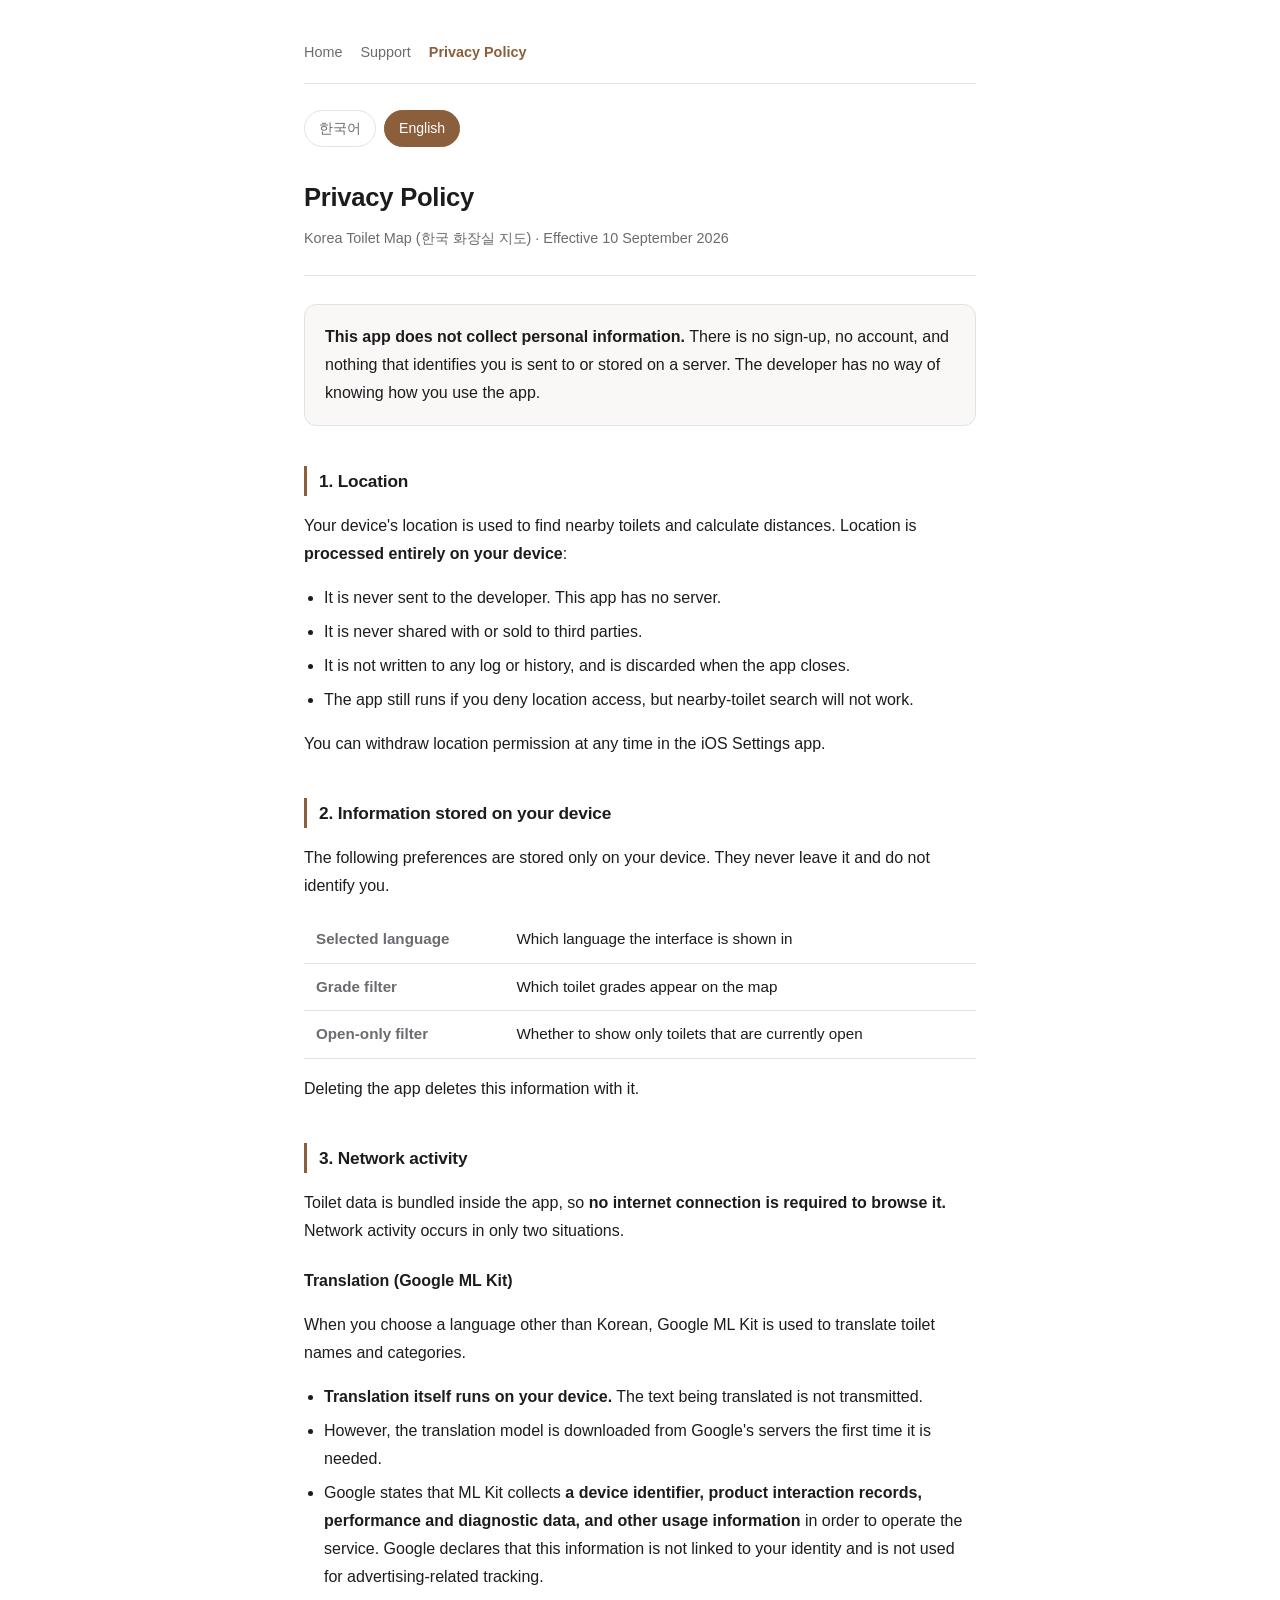
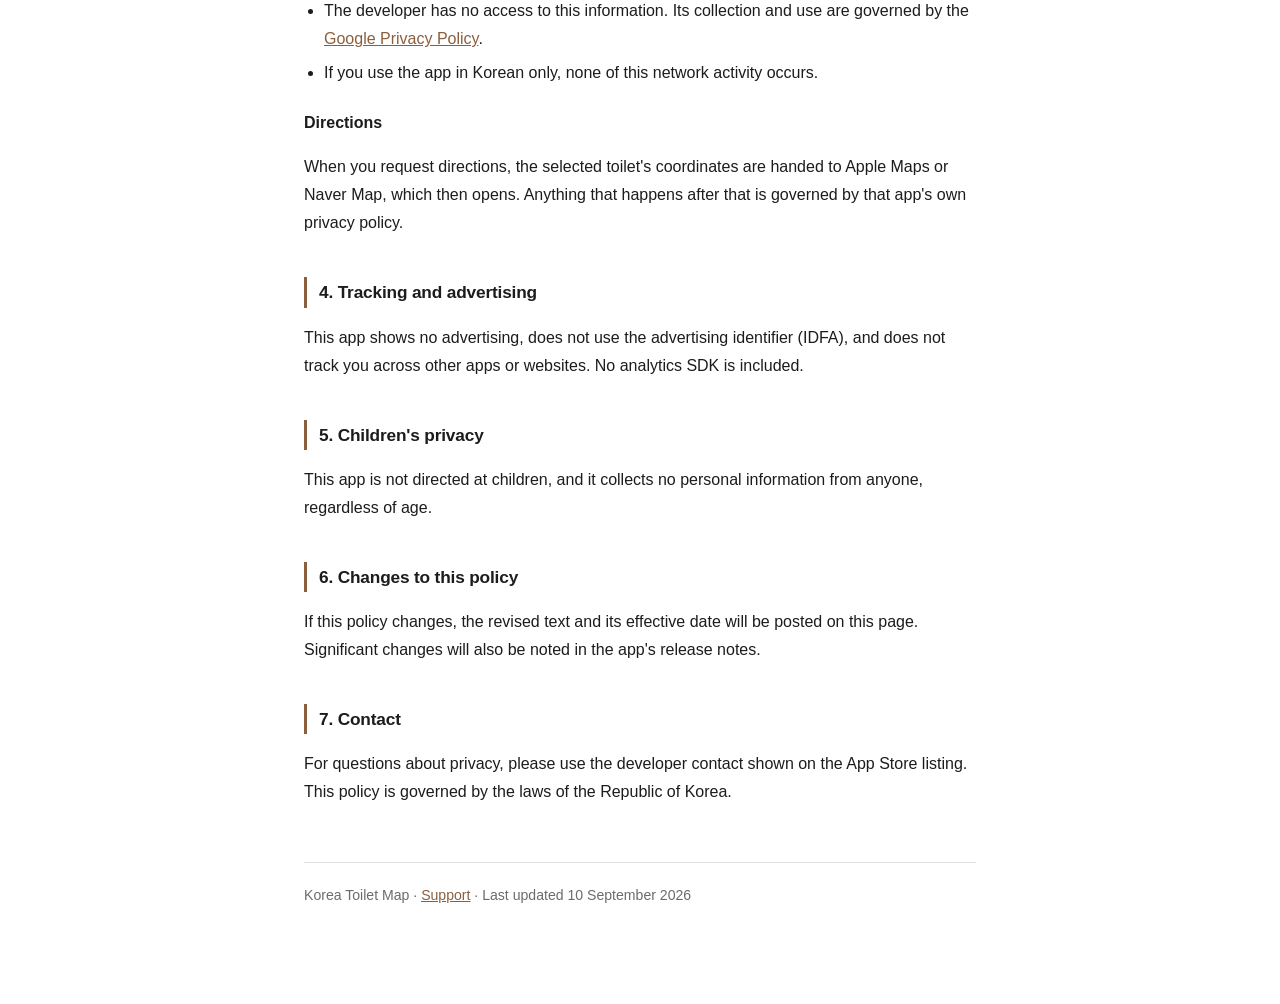
<file: privacy.html>
<!DOCTYPE html>
<html lang="ko">
<head>
<meta charset="utf-8">
<meta name="viewport" content="width=device-width, initial-scale=1">
<title>개인정보 처리방침 — 한국 화장실 지도</title>
<link rel="stylesheet" href="style.css">
</head>
<body>
<div class="wrap">

  <nav class="sitenav">
    <a href="./" data-nav-ko="홈" data-nav-en="Home">홈</a>
    <a href="support.html" data-nav-ko="지원" data-nav-en="Support">지원</a>
    <a href="privacy.html" aria-current="page" data-nav-ko="개인정보 처리방침" data-nav-en="Privacy Policy">개인정보 처리방침</a>
  </nav>

  <div class="langbar">
    <button type="button" data-lang="ko" aria-pressed="true">한국어</button>
    <button type="button" data-lang="en" aria-pressed="false">English</button>
  </div>

  <!-- ===================== 한국어 ===================== -->
  <section id="ko">
    <header>
      <h1>개인정보 처리방침</h1>
      <p class="sub">한국 화장실 지도 (Korea Toilet Map) · 시행일 2026년 9월 10일</p>
    </header>

    <div class="lede">
      <p><strong>이 앱은 이용자의 개인정보를 수집하지 않습니다.</strong> 회원가입이 없고, 계정도 없으며,
      이용자를 식별할 수 있는 정보를 서버로 보내거나 저장하지 않습니다. 개발자는 이용자가 이 앱을
      어떻게 사용하는지 알 수 없습니다.</p>
    </div>

    <h2>1. 위치정보</h2>
    <p>주변 화장실을 찾고 거리를 계산하기 위해 기기의 위치 정보를 사용합니다. 위치정보는
    <strong>이용자의 기기 안에서만 처리</strong>되며 다음과 같이 취급됩니다.</p>
    <ul>
      <li>개발자의 서버로 전송되지 않습니다. 이 앱에는 서버가 없습니다.</li>
      <li>제3자에게 제공되거나 판매되지 않습니다.</li>
      <li>기기에 기록으로 저장되지 않으며, 앱을 종료하면 사라집니다.</li>
      <li>위치 접근을 거부해도 앱은 실행됩니다. 다만 주변 화장실 검색 기능은 동작하지 않습니다.</li>
    </ul>
    <p>위치 권한은 iOS 설정 앱에서 언제든지 철회할 수 있습니다.</p>

    <h2>2. 기기에 저장되는 정보</h2>
    <p>다음 설정값이 이용자의 기기에만 저장됩니다. 이 값들은 기기를 벗어나지 않으며 개인을 식별하지 않습니다.</p>
    <table>
      <tr><th>선택한 언어</th><td>앱 화면에 표시할 언어</td></tr>
      <tr><th>등급 필터</th><td>지도에 표시할 화장실 등급 설정</td></tr>
      <tr><th>운영중만 보기</th><td>영업 중인 화장실만 표시할지 여부</td></tr>
    </table>
    <p>앱을 삭제하면 이 정보도 함께 삭제됩니다.</p>

    <h2>3. 네트워크 통신</h2>
    <p>화장실 데이터는 앱에 내장되어 있어 <strong>조회에 인터넷이 필요하지 않습니다.</strong>
    다만 아래 두 경우에 외부와 통신이 발생합니다.</p>

    <h3>번역 기능 (Google ML Kit)</h3>
    <p>한국어 외의 언어를 선택하면 화장실 이름 등을 번역하기 위해 Google ML Kit을 사용합니다.</p>
    <ul>
      <li><strong>번역 처리 자체는 기기 안에서 이루어집니다.</strong> 번역할 문장이 외부로 전송되지 않습니다.</li>
      <li>다만 번역 모델을 처음 내려받을 때 Google 서버에 접속합니다.</li>
      <li>Google은 ML Kit 운영을 위해 <strong>기기 식별자, 제품 상호작용 기록, 성능 및 진단 데이터,
      기타 이용 정보</strong>를 수집한다고 밝히고 있습니다. Google은 이 정보가 이용자의 신원과
      연결되지 않으며, 광고 목적의 추적에 사용되지 않는다고 명시합니다.</li>
      <li>개발자는 이 정보에 접근할 수 없습니다. 수집 주체와 이용 범위는
      <a href="https://policies.google.com/privacy" target="_blank" rel="noopener">Google 개인정보처리방침</a>을 따릅니다.</li>
      <li>번역 기능을 쓰지 않고 한국어로만 사용하면 이 통신은 발생하지 않습니다.</li>
    </ul>

    <h3>길찾기 연동</h3>
    <p>길찾기를 실행하면 선택한 화장실의 위치가 Apple 지도 또는 네이버 지도로 전달되어 해당 앱이 열립니다.
    그 이후의 정보 처리는 각 지도 앱의 개인정보처리방침을 따릅니다.</p>

    <h2>4. 추적 및 광고</h2>
    <p>이 앱은 광고를 게재하지 않고, 광고 식별자(IDFA)를 사용하지 않으며, 이용자를 다른 앱이나
    웹사이트에 걸쳐 추적하지 않습니다. 분석 도구를 별도로 탑재하고 있지 않습니다.</p>

    <h2>5. 아동의 개인정보</h2>
    <p>이 앱은 아동을 주 대상으로 하지 않으며, 연령과 무관하게 개인정보를 수집하지 않습니다.</p>

    <h2>6. 방침의 변경</h2>
    <p>이 처리방침이 변경되면 이 페이지에 갱신된 내용과 시행일을 게시합니다. 중요한 변경이 있을 경우
    앱 업데이트 안내를 통해 알려드립니다.</p>

    <h2>7. 문의</h2>
    <p>개인정보 처리에 관한 문의는 App Store에 표시된 개발자 연락처로 보내주시기 바랍니다.
    본 방침은 대한민국 법을 준거법으로 합니다.</p>

    <footer>
      한국 화장실 지도 · <a href="support.html">지원</a> · 최종 수정 2026년 9월 10일
    </footer>
  </section>

  <!-- ===================== English ===================== -->
  <section id="en" hidden>
    <header>
      <h1>Privacy Policy</h1>
      <p class="sub">Korea Toilet Map (한국 화장실 지도) · Effective 10 September 2026</p>
    </header>

    <div class="lede">
      <p><strong>This app does not collect personal information.</strong> There is no sign-up, no account,
      and nothing that identifies you is sent to or stored on a server. The developer has no way of
      knowing how you use the app.</p>
    </div>

    <h2>1. Location</h2>
    <p>Your device's location is used to find nearby toilets and calculate distances. Location is
    <strong>processed entirely on your device</strong>:</p>
    <ul>
      <li>It is never sent to the developer. This app has no server.</li>
      <li>It is never shared with or sold to third parties.</li>
      <li>It is not written to any log or history, and is discarded when the app closes.</li>
      <li>The app still runs if you deny location access, but nearby-toilet search will not work.</li>
    </ul>
    <p>You can withdraw location permission at any time in the iOS Settings app.</p>

    <h2>2. Information stored on your device</h2>
    <p>The following preferences are stored only on your device. They never leave it and do not identify you.</p>
    <table>
      <tr><th>Selected language</th><td>Which language the interface is shown in</td></tr>
      <tr><th>Grade filter</th><td>Which toilet grades appear on the map</td></tr>
      <tr><th>Open-only filter</th><td>Whether to show only toilets that are currently open</td></tr>
    </table>
    <p>Deleting the app deletes this information with it.</p>

    <h2>3. Network activity</h2>
    <p>Toilet data is bundled inside the app, so <strong>no internet connection is required to browse it.</strong>
    Network activity occurs in only two situations.</p>

    <h3>Translation (Google ML Kit)</h3>
    <p>When you choose a language other than Korean, Google ML Kit is used to translate toilet names and categories.</p>
    <ul>
      <li><strong>Translation itself runs on your device.</strong> The text being translated is not transmitted.</li>
      <li>However, the translation model is downloaded from Google's servers the first time it is needed.</li>
      <li>Google states that ML Kit collects <strong>a device identifier, product interaction records,
      performance and diagnostic data, and other usage information</strong> in order to operate the service.
      Google declares that this information is not linked to your identity and is not used for advertising-related tracking.</li>
      <li>The developer has no access to this information. Its collection and use are governed by the
      <a href="https://policies.google.com/privacy" target="_blank" rel="noopener">Google Privacy Policy</a>.</li>
      <li>If you use the app in Korean only, none of this network activity occurs.</li>
    </ul>

    <h3>Directions</h3>
    <p>When you request directions, the selected toilet's coordinates are handed to Apple Maps or Naver Map,
    which then opens. Anything that happens after that is governed by that app's own privacy policy.</p>

    <h2>4. Tracking and advertising</h2>
    <p>This app shows no advertising, does not use the advertising identifier (IDFA), and does not track
    you across other apps or websites. No analytics SDK is included.</p>

    <h2>5. Children's privacy</h2>
    <p>This app is not directed at children, and it collects no personal information from anyone, regardless of age.</p>

    <h2>6. Changes to this policy</h2>
    <p>If this policy changes, the revised text and its effective date will be posted on this page.
    Significant changes will also be noted in the app's release notes.</p>

    <h2>7. Contact</h2>
    <p>For questions about privacy, please use the developer contact shown on the App Store listing.
    This policy is governed by the laws of the Republic of Korea.</p>

    <footer>
      Korea Toilet Map · <a href="support.html">Support</a> · Last updated 10 September 2026
    </footer>
  </section>

</div>

<script src="site.js"></script>
</body>
</html>
</file>
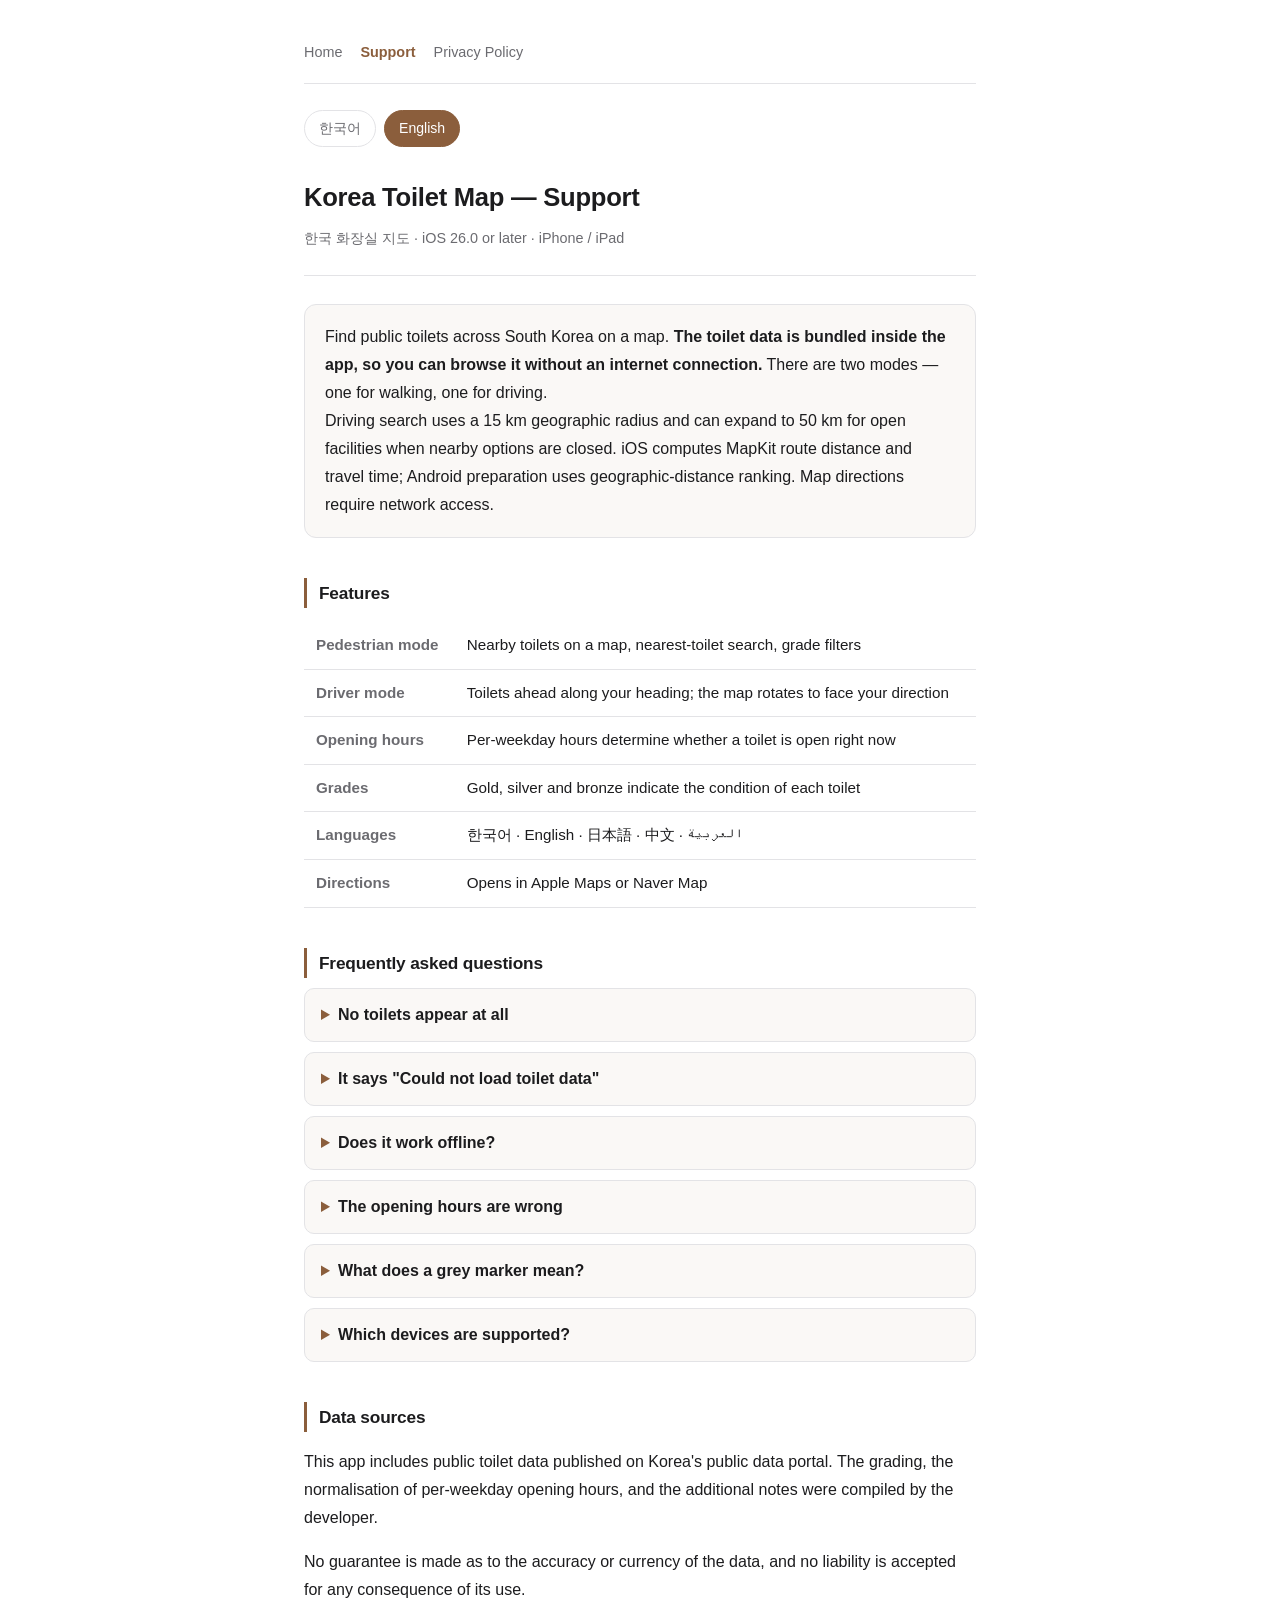
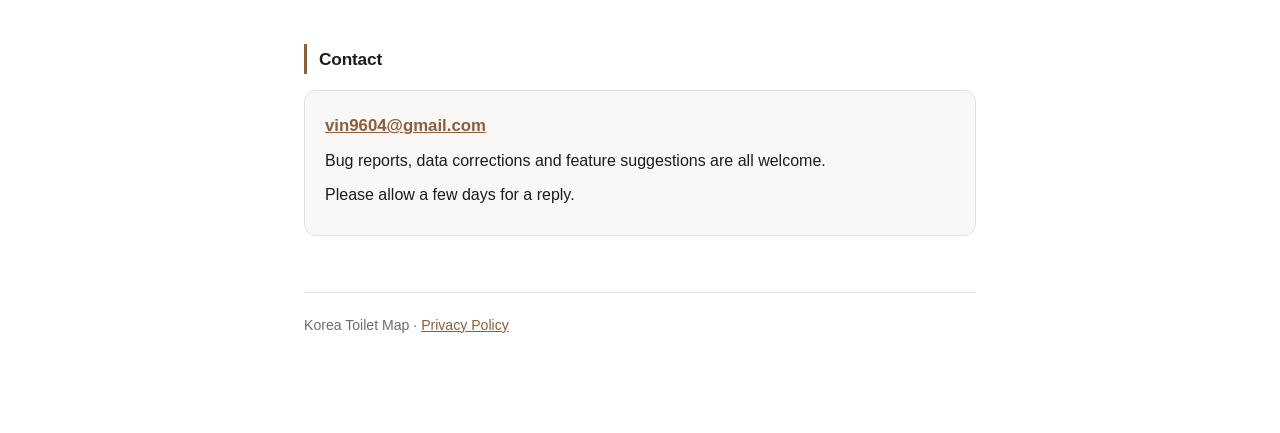
<file: support.html>
<!DOCTYPE html>
<html lang="ko">
<head>
<meta charset="utf-8">
<meta name="viewport" content="width=device-width, initial-scale=1">
<title>지원 — 한국 화장실 지도</title>
<link rel="stylesheet" href="style.css">
</head>
<body>
<div class="wrap">

  <nav class="sitenav">
    <a href="./" data-nav-ko="홈" data-nav-en="Home">홈</a>
    <a href="support.html" aria-current="page" data-nav-ko="지원" data-nav-en="Support">지원</a>
    <a href="privacy.html" data-nav-ko="개인정보 처리방침" data-nav-en="Privacy Policy">개인정보 처리방침</a>
  </nav>

  <div class="langbar">
    <button type="button" data-lang="ko" aria-pressed="true">한국어</button>
    <button type="button" data-lang="en" aria-pressed="false">English</button>
  </div>

  <!-- ===================== 한국어 ===================== -->
  <section id="ko">
    <header>
      <h1>한국 화장실 지도 — 지원</h1>
      <p class="sub">Korea Toilet Map · iOS 26.0 이상 · iPhone / iPad</p>
    </header>

    <div class="lede">
      <p>전국 공공화장실을 지도에서 찾는 앱입니다. <strong>화장실 데이터가 앱에 내장되어 있어
      인터넷 없이도 조회할 수 있습니다.</strong> 걸어서 찾을 때와 운전 중일 때를 위한 두 가지 모드를 제공합니다.</p>
    </div>

    <h2>주요 기능</h2>
    <table>
      <tr><th>보행자 모드</th><td>주변 화장실을 지도에 표시. 가까운 화장실 찾기, 등급 필터</td></tr>
      <tr><th>운전자 모드</th><td>전방 15km 후보를 검색하고 모두 닫혀 있으면 최대 50km로 확장합니다. iOS는 MapKit 도로 경로·예상 시간을 계산하며 Android는 직선거리로 정렬합니다(Android 출시 준비 중). 검색 반경은 직선거리입니다.</td></tr>
      <tr><th>운영시간</th><td>요일별 운영시간을 반영해 현재 이용 가능 여부를 표시</td></tr>
      <tr><th>등급</th><td>금 · 은 · 동 등급으로 화장실 상태를 구분</td></tr>
      <tr><th>다국어</th><td>한국어 · English · 日本語 · 中文 · العربية</td></tr>
      <tr><th>길찾기</th><td>Apple 지도 또는 네이버 지도로 연결</td></tr>
    </table>

    <h2>자주 묻는 질문</h2>

    <details>
      <summary>화장실이 하나도 보이지 않아요</summary>
      <p>대부분 위치 권한 문제입니다. <strong>설정 → 개인정보 보호 및 보안 → 위치 서비스</strong>에서
      이 앱에 위치 접근을 허용해 주세요. 앱 안에도 권한이 꺼져 있으면 안내가 표시됩니다.</p>
      <p>권한이 켜져 있는데도 비어 있다면 등급 필터를 확인해 주세요. 금·은·동 중 일부를 꺼두면
      해당 화장실이 지도에서 사라집니다.</p>
    </details>

    <details>
      <summary>"화장실 데이터를 불러오지 못했습니다"가 표시됩니다</summary>
      <p>앱 설치 파일이 손상된 경우입니다. 앱을 삭제하고 App Store에서 다시 설치해 주세요.
      그래도 같은 안내가 나오면 아래 이메일로 알려주시면 확인하겠습니다.</p>
    </details>

    <details>
      <summary>인터넷 없이 쓸 수 있나요?</summary>
      <p>화장실 검색과 지도 표시는 인터넷 없이 동작합니다. 데이터가 앱 안에 들어 있습니다.</p>
      <p>다만 한국어 외의 언어를 처음 선택할 때는 번역 모델을 내려받기 위해 인터넷이 필요합니다.
      한 번 받아두면 이후에는 오프라인에서도 번역됩니다. 지도 배경 타일도 인터넷이 있어야 표시됩니다.</p>
    </details>

    <details>
      <summary>운영시간이 실제와 달라요</summary>
      <p>운영시간과 등급은 데이터를 수집한 시점의 정보입니다. 실제 운영 상황과 다를 수 있으니
      참고용으로만 사용해 주세요. 특히 공휴일과 동절기에는 안내와 다르게 운영되는 곳이 많습니다.</p>
      <p>잘못된 정보를 발견하시면 화장실 이름과 위치를 알려주시면 반영하겠습니다.</p>
    </details>

    <details>
      <summary>회색 마커는 무슨 뜻인가요?</summary>
      <p>현재 운영시간이 아니거나 운영 정보가 없는 화장실입니다. 급하실 때는 초록색 마커를
      먼저 확인해 주세요.</p>
    </details>

    <details>
      <summary>어떤 기기에서 쓸 수 있나요?</summary>
      <p>iOS 26.0 이상을 실행하는 iPhone과 iPad에서 사용할 수 있습니다.</p>
    </details>

    <h2>데이터 출처</h2>
    <p>이 앱은 공공데이터포털에서 제공하는 전국 공공화장실 데이터를 포함하고 있습니다.
    등급 부여, 요일별 운영시간 정규화, 기타 참고사항은 개발자가 직접 정리한 내용입니다.</p>
    <p>데이터의 정확성이나 최신성을 보증하지 않으며, 이용에 따른 결과에 대해 책임지지 않습니다.</p>

    <h2>문의</h2>
    <div class="contact">
      <p class="addr"><a href="mailto:vin9604@gmail.com">vin9604@gmail.com</a></p>
      <p>버그 제보, 데이터 오류 신고, 기능 제안 모두 환영합니다.</p>
      <p>답변까지 며칠 걸릴 수 있는 점 양해 부탁드립니다.</p>
    </div>

    <footer>
      한국 화장실 지도 · <a href="privacy.html">개인정보 처리방침</a>
    </footer>
  </section>

  <!-- ===================== English ===================== -->
  <section id="en" hidden>
    <header>
      <h1>Korea Toilet Map — Support</h1>
      <p class="sub">한국 화장실 지도 · iOS 26.0 or later · iPhone / iPad</p>
    </header>

    <div class="lede">
      <p>Find public toilets across South Korea on a map. <strong>The toilet data is bundled inside
      the app, so you can browse it without an internet connection.</strong> There are two modes —
      one for walking, one for driving.</p><p>Driving search uses a 15 km geographic radius and can expand to 50 km for open facilities when nearby options are closed. iOS computes MapKit route distance and travel time; Android preparation uses geographic-distance ranking. Map directions require network access.</p>
    </div>

    <h2>Features</h2>
    <table>
      <tr><th>Pedestrian mode</th><td>Nearby toilets on a map, nearest-toilet search, grade filters</td></tr>
      <tr><th>Driver mode</th><td>Toilets ahead along your heading; the map rotates to face your direction</td></tr>
      <tr><th>Opening hours</th><td>Per-weekday hours determine whether a toilet is open right now</td></tr>
      <tr><th>Grades</th><td>Gold, silver and bronze indicate the condition of each toilet</td></tr>
      <tr><th>Languages</th><td>한국어 · English · 日本語 · 中文 · العربية</td></tr>
      <tr><th>Directions</th><td>Opens in Apple Maps or Naver Map</td></tr>
    </table>

    <h2>Frequently asked questions</h2>

    <details>
      <summary>No toilets appear at all</summary>
      <p>This is almost always a location permission issue. Go to <strong>Settings → Privacy &amp; Security
      → Location Services</strong> and allow access for this app. The app also shows a notice when
      permission is off.</p>
      <p>If permission is granted and the map is still empty, check your grade filters — turning off
      gold, silver or bronze hides those toilets.</p>
    </details>

    <details>
      <summary>It says "Could not load toilet data"</summary>
      <p>The installed app files are damaged. Please delete the app and reinstall it from the App Store.
      If the message persists, email me at the address below.</p>
    </details>

    <details>
      <summary>Does it work offline?</summary>
      <p>Searching and displaying toilets works without an internet connection — the data lives inside the app.</p>
      <p>However, the first time you select a language other than Korean, an internet connection is
      needed to download the translation model. After that translation works offline too. Map
      background tiles also require a connection.</p>
    </details>

    <details>
      <summary>The opening hours are wrong</summary>
      <p>Opening hours and grades reflect the data as it was collected. They may differ from reality,
      so please treat them as a guide. Public holidays and winter months are especially unreliable.</p>
      <p>If you find incorrect information, send me the toilet's name and location and I will fix it.</p>
    </details>

    <details>
      <summary>What does a grey marker mean?</summary>
      <p>The toilet is currently closed, or no opening-hours information is available for it.
      When you are in a hurry, check the green markers first.</p>
    </details>

    <details>
      <summary>Which devices are supported?</summary>
      <p>iPhone and iPad running iOS 26.0 or later.</p>
    </details>

    <h2>Data sources</h2>
    <p>This app includes public toilet data published on Korea's public data portal. The grading,
    the normalisation of per-weekday opening hours, and the additional notes were compiled by the developer.</p>
    <p>No guarantee is made as to the accuracy or currency of the data, and no liability is accepted
    for any consequence of its use.</p>

    <h2>Contact</h2>
    <div class="contact">
      <p class="addr"><a href="mailto:vin9604@gmail.com">vin9604@gmail.com</a></p>
      <p>Bug reports, data corrections and feature suggestions are all welcome.</p>
      <p>Please allow a few days for a reply.</p>
    </div>

    <footer>
      Korea Toilet Map · <a href="privacy.html">Privacy Policy</a>
    </footer>
  </section>

</div>
<script src="site.js"></script>
</body>
</html>
</file>
<file: landing.css>
:root {
  --bg: #ffffff;
  --bg-alt: #f5f5f7;
  --text: #1d1d1f;
  --muted: #6e6e73;
  --accent: #0071e3;
  --accent-hover: #0077ed;
  --on-accent: #ffffff;
  --border: #d2d2d7;
  --nav-bg: rgb(255 255 255 / 0.72);
  --dark-bg: #000000;
  --dark-text: #f5f5f7;
  --dark-muted: #a1a1a6;
  --badge-bg: #e8f5ec;
  --badge-text: #1f7a3a;
  --shadow: 0 30px 60px -20px rgb(0 0 0 / 0.25);
}

@media (prefers-color-scheme: dark) {
  :root {
    --bg: #000000;
    --bg-alt: #161617;
    --text: #f5f5f7;
    --muted: #a1a1a6;
    --accent: #2997ff;
    --accent-hover: #47a6ff;
    --on-accent: #ffffff;
    --border: #424245;
    --nav-bg: rgb(22 22 23 / 0.72);
    --dark-bg: #161617;
    --badge-bg: #10331c;
    --badge-text: #6fdc8c;
    --shadow: 0 30px 60px -20px rgb(0 0 0 / 0.8);
  }
}

* { box-sizing: border-box; }

html { scroll-behavior: smooth; }

body {
  margin: 0;
  background: var(--bg);
  color: var(--text);
  font-family: -apple-system, BlinkMacSystemFont, "SF Pro Display", "Apple SD Gothic Neo", "Hiragino Sans", "PingFang SC", "PingFang TC", "Noto Sans KR", "Segoe UI", sans-serif;
  line-height: 1.5;
  -webkit-font-smoothing: antialiased;
}

a { color: var(--accent); text-decoration: none; }
a:hover { text-decoration: underline; }

img { max-width: 100%; }

.eyebrow {
  margin: 0 0 8px;
  font-size: 17px;
  font-weight: 600;
  color: var(--muted);
}

/* Global nav */

.globalnav {
  position: sticky;
  top: 0;
  z-index: 10;
  background: var(--nav-bg);
  backdrop-filter: saturate(180%) blur(20px);
  -webkit-backdrop-filter: saturate(180%) blur(20px);
  border-bottom: 1px solid color-mix(in srgb, var(--border) 50%, transparent);
}
.globalnav-inner {
  max-width: 1024px;
  height: 52px;
  margin: 0 auto;
  padding: 0 16px;
  display: flex;
  align-items: center;
  justify-content: space-between;
  gap: 12px;
}
.brand {
  display: flex;
  align-items: center;
  gap: 8px;
  min-width: 0;
  color: var(--text);
  font-size: 17px;
  font-weight: 600;
  white-space: nowrap;
  overflow: hidden;
  text-overflow: ellipsis;
}
.brand:hover { text-decoration: none; }
.brand img { border-radius: 6px; flex: none; }
.globalnav-actions { display: flex; align-items: center; gap: 12px; flex: none; }

.langmenu { position: relative; }
.langmenu summary {
  list-style: none;
  cursor: pointer;
  font-size: 14px;
  color: var(--muted);
  padding: 4px 8px;
  border-radius: 8px;
}
.langmenu summary::-webkit-details-marker { display: none; }
.langmenu summary::after { content: " ▾"; font-size: 11px; }
.langmenu nav {
  position: absolute;
  inset-inline-end: 0;
  top: calc(100% + 8px);
  min-width: 160px;
  padding: 6px;
  background: var(--bg);
  border: 1px solid var(--border);
  border-radius: 12px;
  box-shadow: 0 10px 30px rgb(0 0 0 / 0.12);
  display: flex;
  flex-direction: column;
}
.langmenu nav a {
  padding: 8px 12px;
  border-radius: 8px;
  color: var(--text);
  font-size: 15px;
}
.langmenu nav a:hover { background: var(--bg-alt); text-decoration: none; }
.langmenu nav a[aria-current] { font-weight: 600; color: var(--accent); }

/* Buttons and badges */

.button {
  display: inline-block;
  padding: 12px 24px;
  border-radius: 980px;
  background: var(--accent);
  color: var(--on-accent);
  font-size: 17px;
  font-weight: 500;
  white-space: nowrap;
}
.button:hover { background: var(--accent-hover); text-decoration: none; }
.button.small { padding: 5px 14px; font-size: 13px; }

.badge {
  display: inline-block;
  padding: 8px 16px;
  border-radius: 980px;
  background: var(--badge-bg);
  color: var(--badge-text);
  font-size: 15px;
  font-weight: 600;
}

.cta-row {
  display: flex;
  flex-wrap: wrap;
  align-items: center;
  justify-content: center;
  gap: 12px;
}

/* Phone screenshots */

.phone {
  display: block;
  width: 100%;
  max-width: 300px;
  height: auto;
  border-radius: 40px;
  border: 8px solid #1d1d1f;
  background: #1d1d1f;
  box-shadow: var(--shadow);
}

/* Hero */

.hero {
  padding: 72px 16px 0;
  text-align: center;
  overflow: hidden;
  background: linear-gradient(180deg, var(--bg) 0%, var(--bg-alt) 100%);
}
.app-icon {
  border-radius: 24%;
  box-shadow: 0 12px 30px rgb(0 0 0 / 0.18);
  margin-bottom: 20px;
}
.hero h1 {
  margin: 0;
  font-size: clamp(44px, 9vw, 88px);
  line-height: 1.05;
  letter-spacing: -0.015em;
  font-weight: 700;
}
.tagline {
  margin: 12px 0 0;
  font-size: clamp(24px, 4vw, 40px);
  line-height: 1.15;
  font-weight: 600;
  background: linear-gradient(90deg, #2f7cf6, #4cb963);
  -webkit-background-clip: text;
  background-clip: text;
  color: transparent;
}
.lead {
  max-width: 640px;
  margin: 20px auto 32px;
  font-size: clamp(17px, 2.2vw, 21px);
  color: var(--muted);
}
.hero-phone {
  max-width: 340px;
  margin: 56px auto 0;
  border-bottom: 0;
  border-radius: 40px 40px 0 0;
  max-height: 520px;
  object-fit: cover;
  object-position: top;
}

/* Stats */

.stats {
  position: relative;
  max-width: 1024px;
  margin: 0 auto;
  padding: 80px 16px;
  display: grid;
  grid-template-columns: repeat(4, 1fr);
  gap: 24px;
  text-align: center;
}
.stat strong {
  display: block;
  font-size: clamp(36px, 5vw, 56px);
  line-height: 1.1;
  font-weight: 700;
  letter-spacing: -0.01em;
}
.stat span { color: var(--muted); font-size: 15px; }

/* Feature sections */

.feature { padding: 96px 16px; }
.feature.alt { background: var(--bg-alt); }
.feature-inner {
  max-width: 1024px;
  margin: 0 auto;
  display: grid;
  grid-template-columns: 1.1fr 1fr;
  align-items: center;
  gap: 64px;
}
.feature.alt .feature-copy { order: 2; }
.feature-inner .phone { justify-self: center; }
.feature h2 {
  margin: 0 0 20px;
  font-size: clamp(32px, 5vw, 56px);
  line-height: 1.08;
  letter-spacing: -0.01em;
  font-weight: 700;
}
.feature-copy > p:last-child {
  margin: 0;
  font-size: clamp(17px, 2vw, 21px);
  color: var(--muted);
}

/* Statements (privacy, Android) */

.statement {
  padding: 120px 16px;
  text-align: center;
}
.statement h2 {
  margin: 0 auto 24px;
  max-width: 880px;
  font-size: clamp(36px, 6vw, 64px);
  line-height: 1.08;
  letter-spacing: -0.015em;
  font-weight: 700;
}
.statement > p:not(.eyebrow) {
  max-width: 680px;
  margin: 0 auto 28px;
  font-size: clamp(17px, 2vw, 21px);
  color: var(--muted);
}
.statement.dark { background: var(--dark-bg); color: var(--dark-text); }
.statement.dark .eyebrow,
.statement.dark > p:not(.eyebrow) { color: var(--dark-muted); }
.statement.dark h2 {
  background: linear-gradient(90deg, #5b9bff, #6fdc8c);
  -webkit-background-clip: text;
  background-clip: text;
  color: transparent;
}

/* FAQ */

.faq { padding: 96px 16px; background: var(--bg-alt); }
.faq-inner { max-width: 760px; margin: 0 auto; }
.faq h2 {
  margin: 0 0 32px;
  font-size: clamp(32px, 5vw, 48px);
  letter-spacing: -0.01em;
  text-align: center;
}
.faq details { border-bottom: 1px solid var(--border); }
.faq summary {
  list-style: none;
  cursor: pointer;
  padding: 22px 0;
  font-size: 19px;
  font-weight: 600;
  display: flex;
  justify-content: space-between;
  gap: 16px;
}
.faq summary::-webkit-details-marker { display: none; }
.faq summary::after { content: "+"; color: var(--accent); font-size: 24px; line-height: 1; flex: none; }
.faq details[open] summary::after { content: "−"; }
.faq details p { margin: 0 0 22px; color: var(--muted); font-size: 17px; }

/* Final call to action */

.final { padding: 120px 16px; text-align: center; }
.final h2 {
  margin: 0 0 32px;
  font-size: clamp(36px, 6vw, 64px);
  line-height: 1.08;
  letter-spacing: -0.015em;
}

/* Footer */

footer { background: var(--bg-alt); border-top: 1px solid var(--border); }
.footer-inner {
  max-width: 1024px;
  margin: 0 auto;
  padding: 24px 16px 40px;
  font-size: 12px;
  color: var(--muted);
}
.footer-inner p { margin: 0 0 10px; }
.footer-links, .footer-langs { display: flex; flex-wrap: wrap; gap: 6px 18px; }
.footer-langs a { color: var(--muted); }

/* Narrow screens */

@media (max-width: 760px) {
  .stats { grid-template-columns: repeat(2, 1fr); padding: 64px 16px; row-gap: 36px; }
  .feature { padding: 72px 16px; }
  .feature-inner { grid-template-columns: 1fr; gap: 40px; text-align: center; }
  .feature.alt .feature-copy { order: 0; }
  .phone { max-width: 260px; border-radius: 34px; border-width: 6px; }
  .hero-phone { max-width: 280px; max-height: 420px; border-radius: 34px 34px 0 0; }
  .statement, .final { padding: 88px 16px; }
}
</file>
<file: style.css>
:root {
  --bg: #ffffff;
  --fg: #1c1c1e;
  --muted: #6b6b70;
  --rule: #e3e3e6;
  --accent: #8b5e3c;
  --card: #faf8f6;
}
@media (prefers-color-scheme: dark) {
  :root {
    --bg: #16161a;
    --fg: #ececf0;
    --muted: #9a9aa2;
    --rule: #2e2e34;
    --accent: #c79b76;
    --card: #1e1e23;
  }
}

* { box-sizing: border-box; }

body {
  margin: 0;
  background: var(--bg);
  color: var(--fg);
  font-family: -apple-system, BlinkMacSystemFont, "Apple SD Gothic Neo",
               "Pretendard", "Noto Sans KR", Segoe UI, Roboto, sans-serif;
  line-height: 1.75;
  font-size: 16px;
}

.wrap { max-width: 720px; margin: 0 auto; padding: 40px 24px 96px; }

/* 상단 사이트 내비 */
.sitenav {
  display: flex; align-items: center; gap: 18px;
  padding-bottom: 18px; margin-bottom: 26px;
  border-bottom: 1px solid var(--rule);
  font-size: 0.9rem;
}
.sitenav a { color: var(--muted); text-decoration: none; }
.sitenav a:hover { color: var(--fg); }
.sitenav a[aria-current="page"] { color: var(--accent); font-weight: 600; }
.sitenav .spacer { flex: 1; }

.langbar { display: flex; gap: 8px; margin-bottom: 28px; }
.langbar button {
  font: inherit; font-size: 0.88rem; padding: 5px 14px; border-radius: 999px;
  border: 1px solid var(--rule); background: transparent; color: var(--muted); cursor: pointer;
}
.langbar button[aria-pressed="true"] {
  background: var(--accent); border-color: var(--accent); color: #fff;
}

header { border-bottom: 1px solid var(--rule); padding-bottom: 24px; margin-bottom: 8px; }
h1 { font-size: 1.6rem; margin: 0 0 6px; letter-spacing: -0.01em; }
.sub { color: var(--muted); font-size: 0.9rem; margin: 0; }

h2 {
  font-size: 1.08rem; margin: 40px 0 10px; letter-spacing: -0.01em;
  padding-left: 12px; border-left: 3px solid var(--accent);
}
h3 { font-size: 1rem; margin: 22px 0 6px; }

ul { padding-left: 20px; }
li { margin: 6px 0; }
a { color: var(--accent); }

.lede {
  background: var(--card); border: 1px solid var(--rule); border-radius: 12px;
  padding: 18px 20px; margin: 28px 0 8px;
}
.lede p { margin: 0; }
.lede strong { font-weight: 650; }

table { width: 100%; border-collapse: collapse; margin: 14px 0; font-size: 0.95rem; }
th, td { text-align: left; padding: 10px 12px; border-bottom: 1px solid var(--rule); vertical-align: top; }
th { color: var(--muted); font-weight: 600; white-space: nowrap; }

/* FAQ */
details {
  border: 1px solid var(--rule); border-radius: 10px;
  padding: 12px 16px; margin: 10px 0; background: var(--card);
}
details[open] { padding-bottom: 4px; }
summary { cursor: pointer; font-weight: 600; }
summary::marker { color: var(--accent); }
details p:first-of-type { margin-top: 10px; }

.contact {
  background: var(--card); border: 1px solid var(--rule); border-radius: 12px;
  padding: 20px; margin: 16px 0;
}
.contact p { margin: 0 0 6px; }
.contact .addr { font-size: 1.05rem; font-weight: 600; }

footer {
  margin-top: 56px; padding-top: 20px;
  border-top: 1px solid var(--rule); color: var(--muted); font-size: 0.88rem;
}

[hidden] { display: none !important; }
</file>
